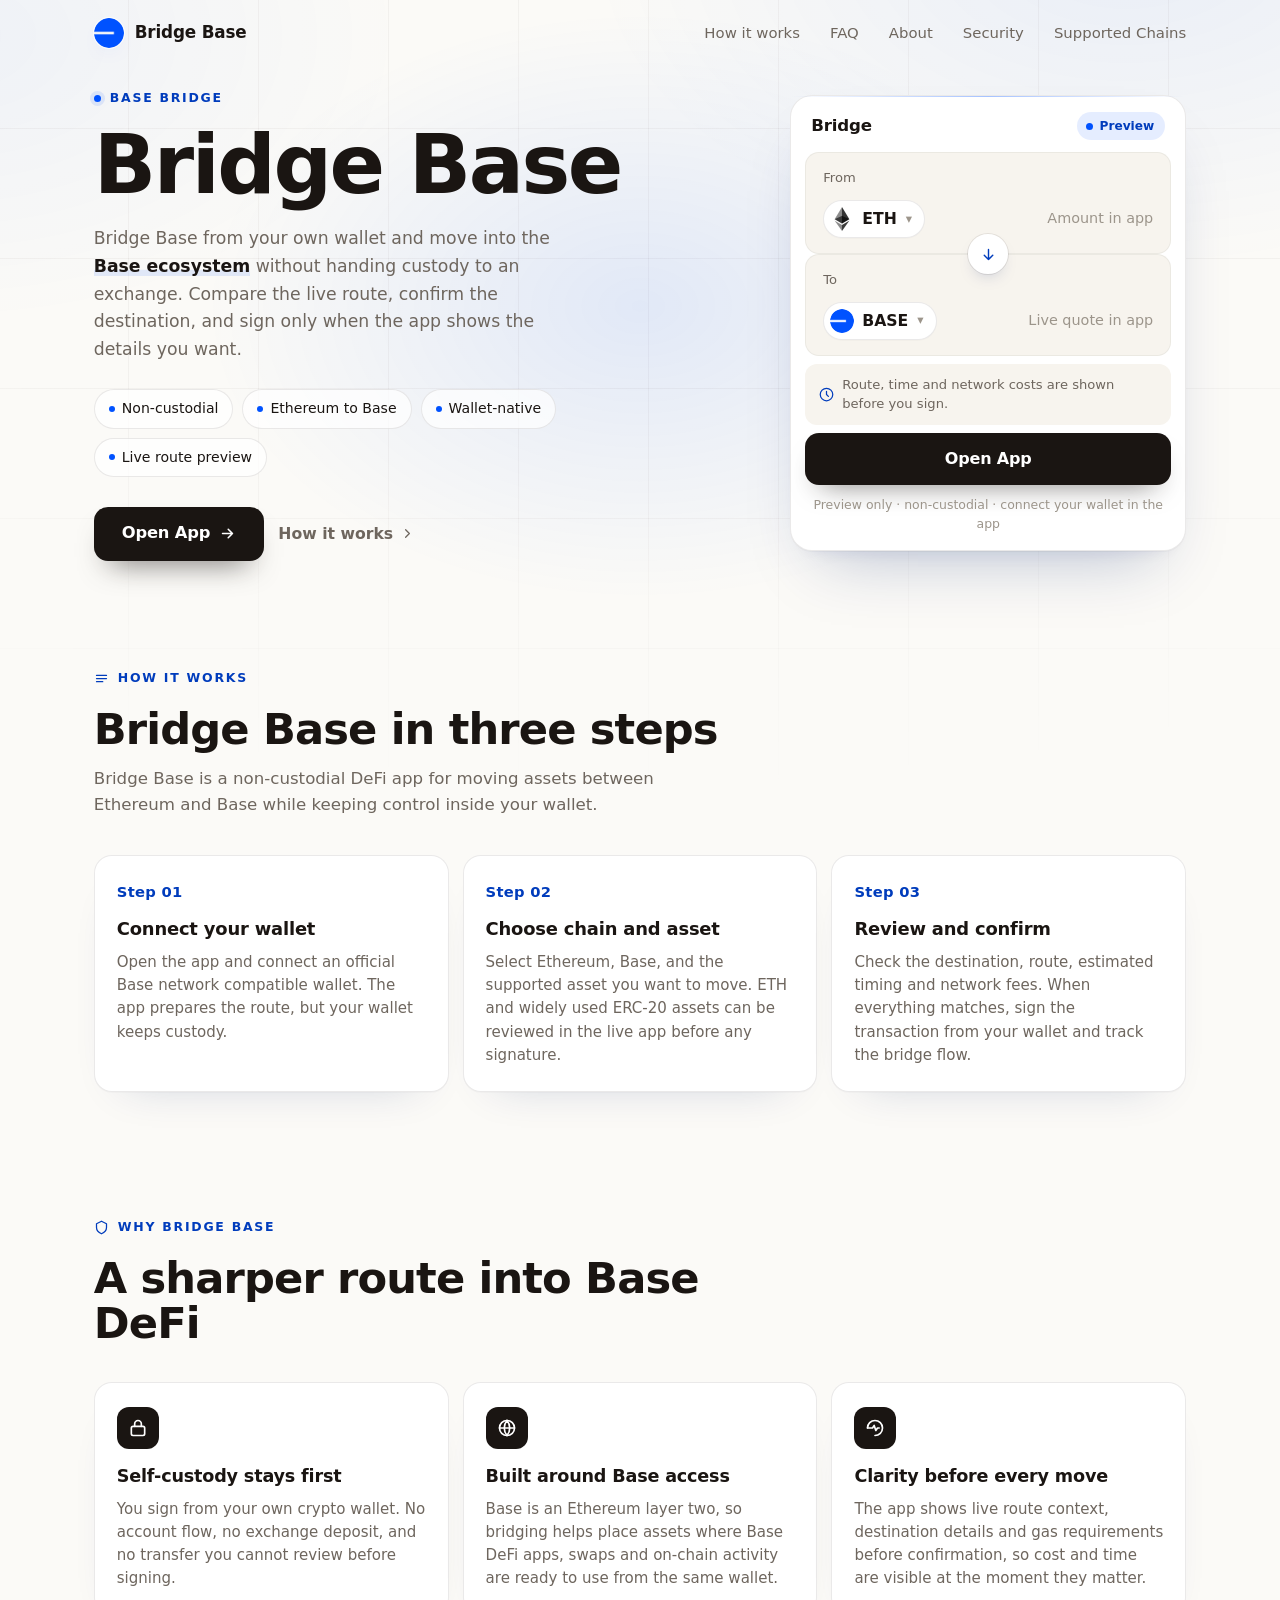
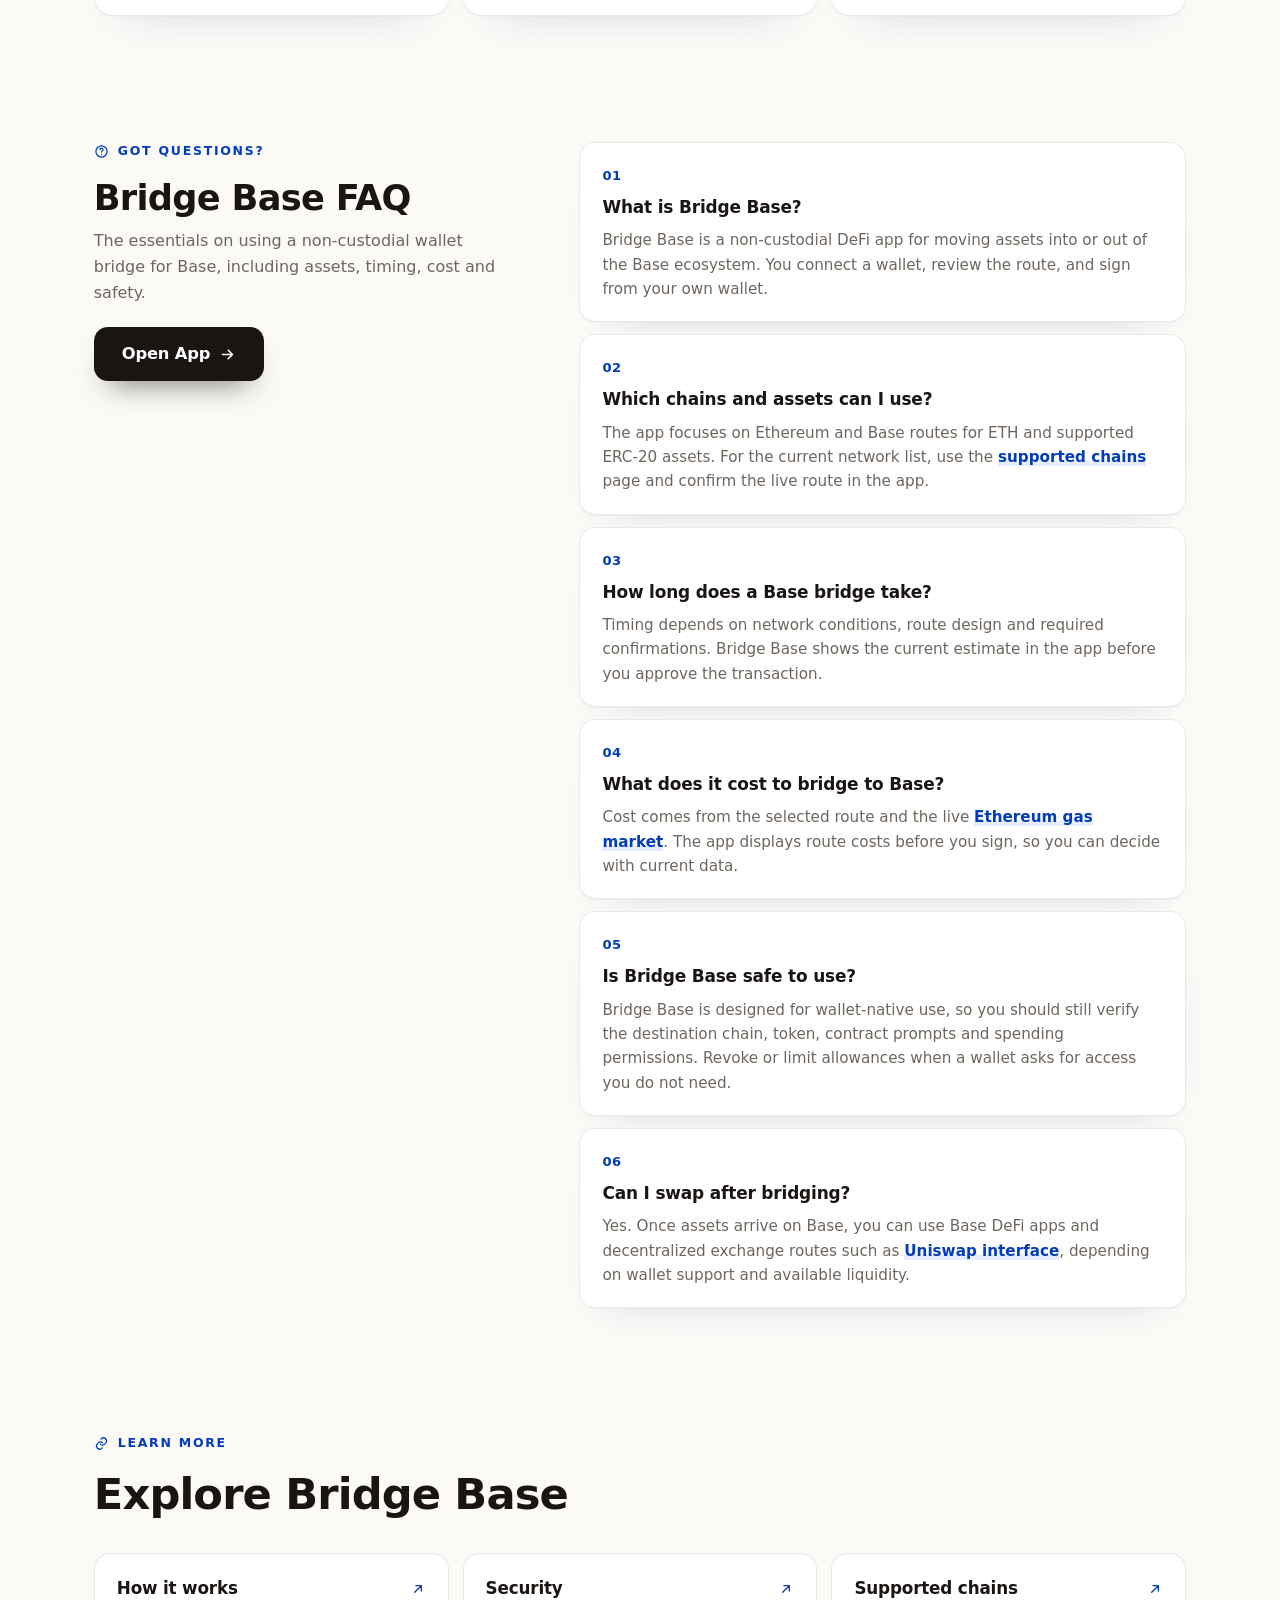
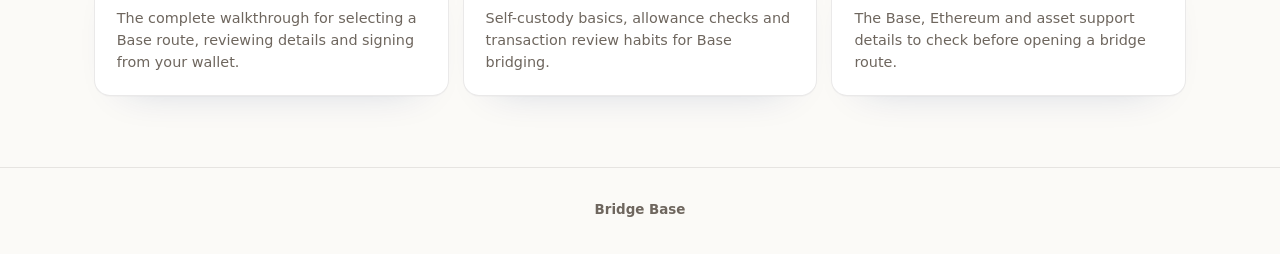
<file: index.html>
<!doctype html>
<html lang="en">
<head>
  <meta charset="utf-8">
  <meta name="viewport" content="width=device-width, initial-scale=1">
  <title>Bridge Base - Wallet Bridge App</title>
  <meta name="description" content="Bridge Base to move ETH and supported assets into the Base ecosystem from your wallet. Compare routes, see live costs, and open the app with confidence.">
  <meta name="theme-color" content="#FBFAF7">
  <link rel="canonical" href="https://bridge-base.github.io/">
  <meta name="robots" content="index,follow">
  <link rel="icon" type="image/png" href="favicon.png">
  <link rel="apple-touch-icon" href="favicon.png">
  <link rel="manifest" href="site.webmanifest">
  <link rel="prefetch" href="dashboard/">
  <meta property="og:type" content="website">
  <meta property="og:title" content="Bridge Base - Wallet Bridge App">
  <meta property="og:description" content="Bridge Base to move ETH and supported assets into the Base ecosystem from your wallet. Compare routes, see live costs, and open the app with confidence.">
  <meta property="og:image" content="og-cover.png">
  <meta property="og:url" content="https://bridge-base.github.io/">
  <style>
  :root{
    --bg:#FBFAF7; --panel:#FFFFFF; --field:#F7F4EE;
    --ink:#1A1512; --muted:#6E665E; --faint:#9C958B;
    --line:rgba(26,21,18,.09); --line-2:rgba(26,21,18,.05);
    --accent:#0052FF; --accent-ink:#003CBC; --accent-soft:rgba(0,82,255,.10);
    --pos:#15A34A;
    --radius:22px; --radius-sm:14px;
    --shadow-card:0 1px 0 rgba(26,21,18,.03), 0 34px 64px -30px rgba(0,37,112,.28), 0 10px 24px -18px rgba(0,37,112,.18);
    --shadow-soft:0 1px 0 rgba(26,21,18,.02), 0 20px 44px -32px rgba(0,37,112,.24);
    --ui:"Space Grotesk",-apple-system,system-ui,sans-serif;
    --body:"Inter",-apple-system,system-ui,sans-serif;
  }
  *{box-sizing:border-box}
  html,body{margin:0; overflow-x:hidden}
  body{
    background:var(--bg); color:var(--ink); font-family:var(--body); line-height:1.5;
    -webkit-font-smoothing:antialiased; text-rendering:optimizeLegibility; position:relative;
  }
  a{color:inherit; text-decoration:none}
  a.cite{color:inherit; text-decoration:none; border-bottom:1px dotted transparent; transition:border-color .15s ease}
  a.cite:hover{border-bottom-color:var(--faint)}
  img{display:block; max-width:100%}
  button{font:inherit; cursor:pointer; border:none; background:none; color:inherit}
  h1,h2,h3,p{margin:0}

  /* ---------- texture background (no external assets) ---------- */
  .bg{position:fixed; inset:0; z-index:0; pointer-events:none; overflow:hidden}
  .bg .glow{
    position:absolute; inset:0;
    background:
      radial-gradient(680px 460px at 50% 34%, rgba(0,82,255,.10), transparent 64%),
      radial-gradient(900px 540px at 88% -6%, rgba(0,82,255,.07), transparent 60%),
      radial-gradient(760px 480px at -4% 4%, rgba(0,82,255,.05), transparent 60%);
  }
  .bg .grid{
    position:absolute; inset:-2px;
    background-image:
      linear-gradient(rgba(26,21,18,.040) 1px, transparent 1px),
      linear-gradient(90deg, rgba(26,21,18,.040) 1px, transparent 1px);
    background-size:130px 130px;
    -webkit-mask-image:radial-gradient(120% 80% at 50% 16%, #000 46%, transparent 90%);
            mask-image:radial-gradient(120% 80% at 50% 16%, #000 46%, transparent 90%);
  }

  /* ---------- top bar ---------- */
  .topbar{
    position:relative; z-index:5; display:flex; align-items:center; gap:24px;
    width:min(100%,1200px); margin:0 auto; padding:18px clamp(18px,4.2vw,56px) 10px;
  }
  .brand{display:inline-flex; align-items:center; gap:11px; font-family:var(--ui); font-weight:600; font-size:1.05rem; letter-spacing:-.01em}
  .brand img{width:30px; height:30px; border-radius:50%; box-shadow:0 0 0 1px rgba(255,255,255,.8), 0 8px 18px -12px rgba(0,82,255,.5)}
  .spacer{flex:1}
  .nav{display:flex; align-items:center; gap:clamp(16px,2.6vw,30px)}
  .nav a{font-family:var(--ui); font-weight:500; font-size:.93rem; color:var(--muted); transition:color .16s ease}
  .nav a:hover{color:var(--accent-ink)}

  /* ---------- shared section frame ---------- */
  .wrap{position:relative; z-index:2; width:min(100%,1200px); margin:0 auto; padding:0 clamp(18px,4.2vw,56px)}
  .sec{padding-top:clamp(48px,7vh,88px); padding-bottom:clamp(48px,7vh,88px)}
  .sec-head{max-width:62ch; margin:0 0 clamp(26px,4vh,40px)}
  .eyebrow{
    display:inline-flex; align-items:center; gap:9px; font-family:var(--ui); font-weight:600;
    font-size:.78rem; letter-spacing:.14em; text-transform:uppercase; color:var(--accent-ink);
  }
  .eyebrow .dot{width:7px; height:7px; border-radius:50%; background:var(--accent); box-shadow:0 0 0 4px var(--accent-soft)}
  .eyebrow svg{width:15px; height:15px}
  .h2{margin-top:14px; font-family:var(--ui); font-weight:700; color:var(--ink); font-size:clamp(1.9rem,3.4vw,2.7rem); line-height:1.04; letter-spacing:-.02em}
  .sec-head p{margin-top:14px; color:var(--muted); font-size:clamp(1rem,1.3vw,1.12rem); line-height:1.6}

  /* ---------- hero ---------- */
  .hero{
    display:grid; grid-template-columns:minmax(0,1.05fr) minmax(360px,.78fr);
    align-items:center; gap:clamp(34px,6vw,80px); padding-top:clamp(18px,3vh,40px); padding-bottom:clamp(30px,5vh,56px);
  }
  .copy{min-width:0}
  .hero h1{
    margin:16px 0 0; font-family:var(--ui); font-weight:700; color:var(--ink);
    font-size:clamp(3rem,6.4vw,5.2rem); line-height:.98; letter-spacing:-.03em;
  }
  .deck{max-width:44ch; margin:20px 0 0; color:var(--muted); font-size:clamp(1.04rem,1.35vw,1.18rem); line-height:1.6}
  .deck strong{color:var(--ink); font-weight:600; box-shadow:inset 0 -.36em 0 var(--accent-soft)}
  .chips{list-style:none; margin:26px 0 0; padding:0; display:flex; flex-wrap:wrap; gap:9px}
  .chips li{
    display:inline-flex; align-items:center; gap:7px; min-height:38px; padding:8px 14px;
    border:1px solid var(--line); border-radius:999px; background:rgba(255,255,255,.7);
    font-family:var(--ui); font-weight:500; font-size:.88rem; color:var(--ink);
  }
  .chips li::before{content:""; width:6px; height:6px; border-radius:50%; background:var(--accent)}
  .cta-row{display:flex; flex-wrap:wrap; align-items:center; gap:14px; margin:30px 0 0}
  .primary{
    display:inline-flex; align-items:center; justify-content:center; gap:9px; min-height:54px; padding:0 28px;
    border-radius:14px; background:var(--ink); color:#fff; font-family:var(--ui); font-weight:600; font-size:1.02rem;
    letter-spacing:-.01em; box-shadow:0 16px 30px -16px rgba(26,21,18,.7); transition:transform .18s ease, box-shadow .18s ease, filter .18s ease;
  }
  .primary:hover{transform:translateY(-1px); filter:brightness(1.08); box-shadow:0 22px 38px -16px rgba(26,21,18,.8)}
  .primary svg{width:17px; height:17px}
  .ghost{display:inline-flex; align-items:center; gap:7px; font-family:var(--ui); font-weight:600; font-size:.98rem; color:var(--muted); transition:color .16s ease}
  .ghost:hover{color:var(--accent-ink)}
  .ghost svg{width:15px; height:15px}

  /* ---------- preview card ---------- */
  .card{
    width:min(100%,396px); margin:0 0 0 auto; padding:14px; background:var(--panel);
    border:1px solid var(--line); border-radius:var(--radius); box-shadow:var(--shadow-card); position:relative;
  }
  .card::before{content:""; position:absolute; inset:0 0 auto; height:1px; border-radius:var(--radius) var(--radius) 0 0;
    background:linear-gradient(90deg, transparent, rgba(0,82,255,.35), transparent)}
  .card-head{display:flex; align-items:center; justify-content:space-between; padding:2px 6px 12px}
  .card-head .ct{font-family:var(--ui); font-weight:600; font-size:1.04rem; letter-spacing:-.01em}
  .pill{display:inline-flex; align-items:center; gap:7px; padding:5px 11px 5px 9px; border-radius:999px; background:var(--accent-soft); color:var(--accent-ink); font-family:var(--ui); font-weight:600; font-size:.76rem}
  .pill .pdot{width:7px; height:7px; border-radius:50%; background:var(--accent); animation:pulse 2.4s ease-out infinite}
  .field{position:relative; padding:15px 17px; border-radius:var(--radius-sm); background:var(--field); border:1px solid var(--line-2)}
  .field + .field{margin-top:6px}
  .flabel{display:block; color:var(--muted); font-size:.82rem; font-weight:500; margin-bottom:12px}
  .frow{display:flex; align-items:center; justify-content:space-between; gap:12px}
  .tokpill{
    display:inline-flex; align-items:center; gap:8px; padding:6px 12px 6px 6px; border-radius:999px;
    background:var(--panel); border:1px solid var(--line); font-family:var(--ui); font-weight:600; font-size:.98rem;
    box-shadow:0 1px 0 rgba(26,21,18,.02); transition:.16s;
  }
  .tokpill:hover{border-color:rgba(0,82,255,.3)}
  .tokpill img{width:24px; height:24px; border-radius:50%}
  .tokpill .cv{color:var(--faint); font-size:.8em; margin-left:1px}
  .ghostval{color:var(--faint); font-size:.9rem; font-weight:450; white-space:nowrap}
  .route{position:relative; height:0}
  .switch{
    position:absolute; left:50%; top:50%; transform:translate(-50%,-50%); width:40px; height:40px; border-radius:50%; z-index:3;
    background:var(--panel); border:4px solid var(--panel); box-shadow:0 0 0 1px var(--line), 0 8px 18px -10px rgba(0,37,112,.38);
    display:grid; place-items:center; color:var(--accent-ink); transition:transform .25s ease, box-shadow .2s ease;
  }
  .switch svg{width:17px; height:17px}
  .switch:hover{transform:translate(-50%,-50%) rotate(180deg); box-shadow:0 0 0 1px rgba(0,82,255,.3), 0 12px 22px -10px rgba(0,37,112,.46)}
  .meta-strip{display:flex; align-items:center; gap:8px; margin-top:8px; padding:11px 14px; border-radius:12px; background:var(--field); color:var(--muted); font-size:.82rem}
  .meta-strip svg{width:15px; height:15px; color:var(--accent-ink); flex:none}
  .cta{
    display:flex; align-items:center; justify-content:center; gap:8px; width:100%; margin-top:8px; min-height:52px;
    border-radius:14px; background:var(--ink); color:#fff; font-family:var(--ui); font-weight:600; font-size:1rem;
    letter-spacing:-.01em; box-shadow:0 14px 28px -16px rgba(26,21,18,.65); transition:transform .18s ease, filter .18s ease;
  }
  .cta:hover{transform:translateY(-1px); filter:brightness(1.08)}
  .note{margin:11px 0 2px; text-align:center; color:var(--faint); font-size:.78rem}

  /* ---------- how it works (steps) ---------- */
  .steps{display:grid; grid-template-columns:repeat(3,1fr); gap:14px}
  .step{position:relative; padding:24px 22px; background:var(--panel); border:1px solid var(--line); border-radius:18px; box-shadow:var(--shadow-soft)}
  .step .num{font-family:var(--ui); font-weight:700; font-size:.92rem; color:var(--accent-ink); letter-spacing:.02em}
  .step h3{margin:12px 0 8px; font-family:var(--ui); font-weight:600; font-size:1.12rem; color:var(--ink); letter-spacing:-.01em}
  .step p{color:var(--muted); font-size:.94rem; line-height:1.55}

  /* ---------- benefits ---------- */
  .benefits{display:grid; grid-template-columns:repeat(3,1fr); gap:14px}
  .ben{padding:24px 22px; background:var(--panel); border:1px solid var(--line); border-radius:18px; box-shadow:var(--shadow-soft)}
  .ben .ico{width:42px; height:42px; border-radius:12px; display:grid; place-items:center; background:var(--ink); color:#fff; margin-bottom:14px}
  .ben .ico svg{width:20px; height:20px}
  .ben h3{font-family:var(--ui); font-weight:600; font-size:1.1rem; color:var(--ink); letter-spacing:-.01em}
  .ben p{margin-top:8px; color:var(--muted); font-size:.94rem; line-height:1.55}

  /* ---------- FAQ (2-col, open) ---------- */
  .faq{display:grid; grid-template-columns:minmax(0,.82fr) minmax(0,1.18fr); gap:clamp(28px,5vw,64px); align-items:start}
  .faq-aside{position:sticky; top:30px}
  .faq-aside .h2{font-size:clamp(1.7rem,2.8vw,2.2rem)}
  .faq-aside p{margin:12px 0 22px; color:var(--muted); font-size:1rem; line-height:1.6}
  .faq-list{display:grid; gap:12px}
  .qa{padding:20px 22px; background:var(--panel); border:1px solid var(--line); border-radius:16px; box-shadow:var(--shadow-soft)}
  .qa .qn{font-family:var(--ui); font-weight:700; font-size:.82rem; color:var(--accent-ink); letter-spacing:.04em}
  .qa h3{margin:8px 0 8px; font-family:var(--ui); font-weight:600; font-size:1.06rem; color:var(--ink); letter-spacing:-.01em}
  .qa p{color:var(--muted); font-size:.95rem; line-height:1.6}
  .qa a{color:var(--accent-ink); font-weight:600; box-shadow:inset 0 -.34em 0 var(--accent-soft)}

  /* ---------- related ---------- */
  .related{display:grid; grid-template-columns:repeat(3,1fr); gap:14px}
  .rel{display:flex; flex-direction:column; gap:7px; padding:22px; background:var(--panel); border:1px solid var(--line); border-radius:16px; box-shadow:var(--shadow-soft); transition:transform .16s ease, border-color .16s ease}
  .rel:hover{transform:translateY(-2px); border-color:rgba(0,82,255,.3)}
  .rel .rt{display:flex; align-items:center; justify-content:space-between; gap:10px; font-family:var(--ui); font-weight:600; font-size:1.05rem; color:var(--ink); letter-spacing:-.01em}
  .rel .rt svg{width:16px; height:16px; color:var(--accent-ink); flex:none}
  .rel p{color:var(--muted); font-size:.9rem; line-height:1.5}

  /* ---------- footer ---------- */
  .footer{position:relative; z-index:2; border-top:1px solid var(--line); margin-top:8px}
  .footer .wrap{padding-top:26px; padding-bottom:34px; text-align:center; color:var(--faint); font-size:.84rem}
  .footer b{color:var(--muted); font-weight:600}

  @keyframes pulse{0%{box-shadow:0 0 0 0 var(--accent-soft)} 70%{box-shadow:0 0 0 8px rgba(0,82,255,0)} 100%{box-shadow:0 0 0 0 rgba(0,82,255,0)}}

  @media (max-width:920px){
    .nav{display:none}
    .hero{grid-template-columns:1fr; gap:30px}
    .card{margin:0 auto}
    .hero h1{font-size:clamp(2.8rem,12vw,3.8rem)}
    .deck{max-width:none}
    .steps,.benefits,.related{grid-template-columns:1fr}
    .faq{grid-template-columns:1fr; gap:26px}
    .faq-aside{position:static}
  }
  @media (max-width:430px){
    .chips{gap:7px}
    .primary,.ghost{width:100%; justify-content:center}
  }
  @media (prefers-reduced-motion:reduce){*{animation-duration:.01ms!important; transition-duration:.01ms!important}}
  </style>
</head>
<body>
  <div class="bg" aria-hidden="true"><div class="glow"></div><div class="grid"></div></div>

  <header class="topbar">
    <a class="brand" href="./">
      <img src="favicon.png" width="30" height="30" alt="">
      <span>Bridge Base</span>
    </a>
    <span class="spacer"></span>
    <nav class="nav" aria-label="Main Navigation">
      <a href="how-it-works/">How it works</a>
      <a href="faq/">FAQ</a>
      <a href="about/">About</a>
      <a href="security/">Security</a>
      <a href="supported-chains/">Supported Chains</a>
    </nav>
  </header>

  <main>
    <section class="wrap hero">
      <div class="copy">
        <span class="eyebrow"><span class="dot"></span>Base Bridge</span>
        <h1>Bridge Base</h1>
        <p class="deck">Bridge Base from your own wallet and move into the <strong>Base ecosystem</strong> without handing custody to an exchange. Compare the live route, confirm the destination, and sign only when the app shows the details you want.</p>
        <ul class="chips">
          <li>Non-custodial</li>
          <li>Ethereum to Base</li>
          <li>Wallet-native</li>
          <li>Live route preview</li>
        </ul>
        <div class="cta-row">
          <a class="primary" href="dashboard/">
            Open App
            <svg viewBox="0 0 24 24" fill="none" stroke="currentColor" stroke-width="2.2" stroke-linecap="round" stroke-linejoin="round"><path d="M5 12h14M13 6l6 6-6 6"/></svg>
          </a>
          <a class="ghost" href="how-it-works/">
            How it works
            <svg viewBox="0 0 24 24" fill="none" stroke="currentColor" stroke-width="2" stroke-linecap="round" stroke-linejoin="round"><path d="M9 6l6 6-6 6"/></svg>
          </a>
        </div>
      </div>

      <section class="card" aria-label="Bridge preview">
        <div class="card-head">
          <span class="ct">Bridge</span>
          <span class="pill"><span class="pdot"></span>Preview</span>
        </div>
        <div class="field">
          <span class="flabel">From</span>
          <div class="frow">
            <button class="tokpill" type="button"><img src="eth.png" alt="Ethereum">ETH <span class="cv" aria-hidden="true">&#9662;</span></button>
            <span class="ghostval">Amount in app</span>
          </div>
        </div>
        <div class="route">
          <button class="switch" type="button" data-switch aria-label="Switch direction">
            <svg viewBox="0 0 24 24" fill="none" stroke="currentColor" stroke-width="2" stroke-linecap="round" stroke-linejoin="round"><path d="M12 5v14M6 13l6 6 6-6"/></svg>
          </button>
        </div>
        <div class="field">
          <span class="flabel">To</span>
          <div class="frow">
            <button class="tokpill" type="button"><img src="base.png" alt="Base">BASE <span class="cv" aria-hidden="true">&#9662;</span></button>
            <span class="ghostval">Live quote in app</span>
          </div>
        </div>
        <div class="meta-strip">
          <svg viewBox="0 0 24 24" fill="none" stroke="currentColor" stroke-width="2" stroke-linecap="round" stroke-linejoin="round"><path d="M12 2a10 10 0 1 0 10 10A10 10 0 0 0 12 2zm0 5v5l3 3"/></svg>
          Route, time and network costs are shown before you sign.
        </div>
        <a class="cta" href="dashboard/">Open App</a>
        <p class="note">Preview only &middot; non-custodial &middot; connect your wallet in the app</p>
      </section>
    </section>

    <section class="wrap sec" id="how">
      <div class="sec-head">
        <span class="eyebrow"><svg viewBox="0 0 24 24" fill="none" stroke="currentColor" stroke-width="2" stroke-linecap="round" stroke-linejoin="round"><path d="M4 7h16M4 12h16M4 17h10"/></svg>How it works</span>
        <h2 class="h2">Bridge Base in three steps</h2>
        <p>Bridge Base is a non-custodial DeFi app for moving assets between Ethereum and Base while keeping control inside your wallet.</p>
      </div>
      <div class="steps">
        <div class="step">
          <span class="num">Step 01</span>
          <h3>Connect your wallet</h3>
          <p>Open the app and connect an <a class="cite" href="https://www.base.org/" rel="nofollow noopener noreferrer">official Base network</a> compatible wallet. The app prepares the route, but your wallet keeps custody.</p>
        </div>
        <div class="step">
          <span class="num">Step 02</span>
          <h3>Choose chain and asset</h3>
          <p>Select Ethereum, Base, and the supported asset you want to move. ETH and widely used ERC-20 assets can be reviewed in the live app before any signature.</p>
        </div>
        <div class="step">
          <span class="num">Step 03</span>
          <h3>Review and confirm</h3>
          <p>Check the destination, route, estimated timing and network fees. When everything matches, sign the transaction from your wallet and track the bridge flow.</p>
        </div>
      </div>
    </section>

    <section class="wrap sec" id="why">
      <div class="sec-head">
        <span class="eyebrow"><svg viewBox="0 0 24 24" fill="none" stroke="currentColor" stroke-width="2" stroke-linecap="round" stroke-linejoin="round"><path d="M12 2l8 4v6c0 5-3.5 8-8 10-4.5-2-8-5-8-10V6l8-4z"/></svg>Why Bridge Base</span>
        <h2 class="h2">A sharper route into Base DeFi</h2>
      </div>
      <div class="benefits">
        <div class="ben">
          <span class="ico"><svg viewBox="0 0 24 24" fill="none" stroke="currentColor" stroke-width="2" stroke-linecap="round" stroke-linejoin="round"><rect x="4" y="10" width="16" height="11" rx="2"/><path d="M8 10V7a4 4 0 0 1 8 0v3"/></svg></span>
          <h3>Self-custody stays first</h3>
          <p>You sign from <a class="cite" href="https://ethereum.org/en/wallets/" rel="nofollow noopener noreferrer">your own crypto wallet</a>. No account flow, no exchange deposit, and no transfer you cannot review before signing.</p>
        </div>
        <div class="ben">
          <span class="ico"><svg viewBox="0 0 24 24" fill="none" stroke="currentColor" stroke-width="2" stroke-linecap="round" stroke-linejoin="round"><circle cx="12" cy="12" r="9"/><path d="M3 12h18M12 3a14 14 0 0 1 0 18M12 3a14 14 0 0 0 0 18"/></svg></span>
          <h3>Built around Base access</h3>
          <p>Base is an Ethereum layer two, so bridging helps place assets where Base DeFi apps, swaps and on-chain activity are ready to use from the same wallet.</p>
        </div>
        <div class="ben">
          <span class="ico"><svg viewBox="0 0 24 24" fill="none" stroke="currentColor" stroke-width="2" stroke-linecap="round" stroke-linejoin="round"><path d="M3 12a9 9 0 0 1 9-9 9 9 0 0 1 9 9 9 9 0 0 1-9 9"/><path d="M3 12h6l2-3 2 6 2-3h2"/></svg></span>
          <h3>Clarity before every move</h3>
          <p>The app shows live route context, destination details and gas requirements before confirmation, so cost and time are visible at the moment they matter.</p>
        </div>
      </div>
    </section>

    <section class="wrap sec" id="faq">
      <div class="faq">
        <aside class="faq-aside">
          <span class="eyebrow"><svg viewBox="0 0 24 24" fill="none" stroke="currentColor" stroke-width="2" stroke-linecap="round" stroke-linejoin="round"><circle cx="12" cy="12" r="9"/><path d="M9.5 9a2.5 2.5 0 1 1 3.5 2.3c-.8.4-1 .8-1 1.7M12 17h.01"/></svg>Got questions?</span>
          <h2 class="h2">Bridge Base FAQ</h2>
          <p>The essentials on using a non-custodial wallet bridge for Base, including assets, timing, cost and safety.</p>
          <a class="primary" href="dashboard/">Open App
            <svg viewBox="0 0 24 24" fill="none" stroke="currentColor" stroke-width="2.2" stroke-linecap="round" stroke-linejoin="round"><path d="M5 12h14M13 6l6 6-6 6"/></svg>
          </a>
        </aside>
        <div class="faq-list">
          <div class="qa">
            <span class="qn">01</span>
            <h3>What is Bridge Base?</h3>
            <p>Bridge Base is a non-custodial DeFi app for moving assets into or out of the Base ecosystem. You connect a wallet, review the route, and sign from your own wallet.</p>
          </div>
          <div class="qa">
            <span class="qn">02</span>
            <h3>Which chains and assets can I use?</h3>
            <p>The app focuses on Ethereum and Base routes for ETH and supported ERC-20 assets. For the current network list, use the <a href="supported-chains/">supported chains</a> page and confirm the live route in the app.</p>
          </div>
          <div class="qa">
            <span class="qn">03</span>
            <h3>How long does a Base bridge take?</h3>
            <p>Timing depends on network conditions, route design and required confirmations. Bridge Base shows the current estimate in the app before you approve the transaction.</p>
          </div>
          <div class="qa">
            <span class="qn">04</span>
            <h3>What does it cost to bridge to Base?</h3>
            <p>Cost comes from the selected route and the live <a class="cite" href="https://etherscan.io/gastracker" rel="nofollow noopener noreferrer">Ethereum gas market</a>. The app displays route costs before you sign, so you can decide with current data.</p>
          </div>
          <div class="qa">
            <span class="qn">05</span>
            <h3>Is Bridge Base safe to use?</h3>
            <p>Bridge Base is designed for wallet-native use, so you should still verify the destination chain, token, contract prompts and spending permissions. Revoke or limit allowances when a wallet asks for access you do not need.</p>
          </div>
          <div class="qa">
            <span class="qn">06</span>
            <h3>Can I swap after bridging?</h3>
            <p>Yes. Once assets arrive on Base, you can use Base DeFi apps and decentralized exchange routes such as <a class="cite" href="https://app.uniswap.org/" rel="nofollow noopener noreferrer">Uniswap interface</a>, depending on wallet support and available liquidity.</p>
          </div>
        </div>
      </div>
    </section>

    <section class="wrap sec" id="more">
      <div class="sec-head">
        <span class="eyebrow"><svg viewBox="0 0 24 24" fill="none" stroke="currentColor" stroke-width="2" stroke-linecap="round" stroke-linejoin="round"><path d="M10 13a5 5 0 0 0 7 0l2-2a5 5 0 0 0-7-7l-1 1M14 11a5 5 0 0 0-7 0l-2 2a5 5 0 0 0 7 7l1-1"/></svg>Learn more</span>
        <h2 class="h2">Explore Bridge Base</h2>
      </div>
      <div class="related">
        <a class="rel" href="how-it-works/">
          <span class="rt">How it works <svg viewBox="0 0 24 24" fill="none" stroke="currentColor" stroke-width="2" stroke-linecap="round" stroke-linejoin="round"><path d="M7 17 17 7M9 7h8v8"/></svg></span>
          <p>The complete walkthrough for selecting a Base route, reviewing details and signing from your wallet.</p>
        </a>
        <a class="rel" href="security/">
          <span class="rt">Security <svg viewBox="0 0 24 24" fill="none" stroke="currentColor" stroke-width="2" stroke-linecap="round" stroke-linejoin="round"><path d="M7 17 17 7M9 7h8v8"/></svg></span>
          <p>Self-custody basics, allowance checks and transaction review habits for Base bridging.</p>
        </a>
        <a class="rel" href="supported-chains/">
          <span class="rt">Supported chains <svg viewBox="0 0 24 24" fill="none" stroke="currentColor" stroke-width="2" stroke-linecap="round" stroke-linejoin="round"><path d="M7 17 17 7M9 7h8v8"/></svg></span>
          <p>The Base, Ethereum and asset support details to check before opening a bridge route.</p>
        </a>
      </div>
    </section>
  </main>

  <footer class="footer">
    <div class="wrap">
      
      <p style="margin-top:6px"><b>Bridge Base</b></p>
    </div>
  </footer>

  <script type="application/ld+json">
  {"@context":"https://schema.org","@graph":[
    {"@type":"WebSite","@id":"https://bridge-base.github.io/#website","url":"https://bridge-base.github.io/","name":"Bridge Base"},
    {"@type":"Organization","@id":"https://bridge-base.github.io/#org","name":"Bridge Base","url":"https://bridge-base.github.io/","logo":"https://bridge-base.github.io/favicon.png"},
    {"@type":"WebApplication","name":"Bridge Base","applicationCategory":"FinanceApplication","operatingSystem":"Web","url":"https://bridge-base.github.io/","browserRequirements":"Requires a Web3 wallet","description":"Non-custodial DeFi app for bridging ETH and supported assets between Ethereum and Base from a wallet-native interface."},
    {"@type":"FAQPage","mainEntity":[
      {"@type":"Question","name":"What is Bridge Base?","acceptedAnswer":{"@type":"Answer","text":"Bridge Base is a non-custodial DeFi app for moving assets into or out of the Base ecosystem. You connect a wallet, review the route, and sign from your own wallet."}},
      {"@type":"Question","name":"Which chains and assets can I use?","acceptedAnswer":{"@type":"Answer","text":"The app focuses on Ethereum and Base routes for ETH and supported ERC-20 assets. For the current network list, use the supported chains page and confirm the live route in the app."}},
      {"@type":"Question","name":"How long does a Base bridge take?","acceptedAnswer":{"@type":"Answer","text":"Timing depends on network conditions, route design and required confirmations. Bridge Base shows the current estimate in the app before you approve the transaction."}},
      {"@type":"Question","name":"What does it cost to bridge to Base?","acceptedAnswer":{"@type":"Answer","text":"Cost comes from the selected route and the live Ethereum gas market. The app displays route costs before you sign, so you can decide with current data."}},
      {"@type":"Question","name":"Is Bridge Base safe to use?","acceptedAnswer":{"@type":"Answer","text":"Bridge Base is designed for wallet-native use, so you should still verify the destination chain, token, contract prompts and spending permissions. Revoke or limit allowances when a wallet asks for access you do not need."}},
      {"@type":"Question","name":"Can I swap after bridging?","acceptedAnswer":{"@type":"Answer","text":"Yes. Once assets arrive on Base, you can use Base DeFi apps and decentralized exchange routes, depending on wallet support and available liquidity."}}
    ]}
  ]}
  </script>

  <script>
  (function(){
    "use strict";
    var b=document.querySelector("[data-switch]");
    if(!b) return;
    b.addEventListener("click",function(){
      var p=document.querySelectorAll(".card .tokpill");
      if(p.length<2) return;
      var t=p[0].innerHTML; p[0].innerHTML=p[1].innerHTML; p[1].innerHTML=t;
    });
  }());
  </script>
</body>
</html>
</file>
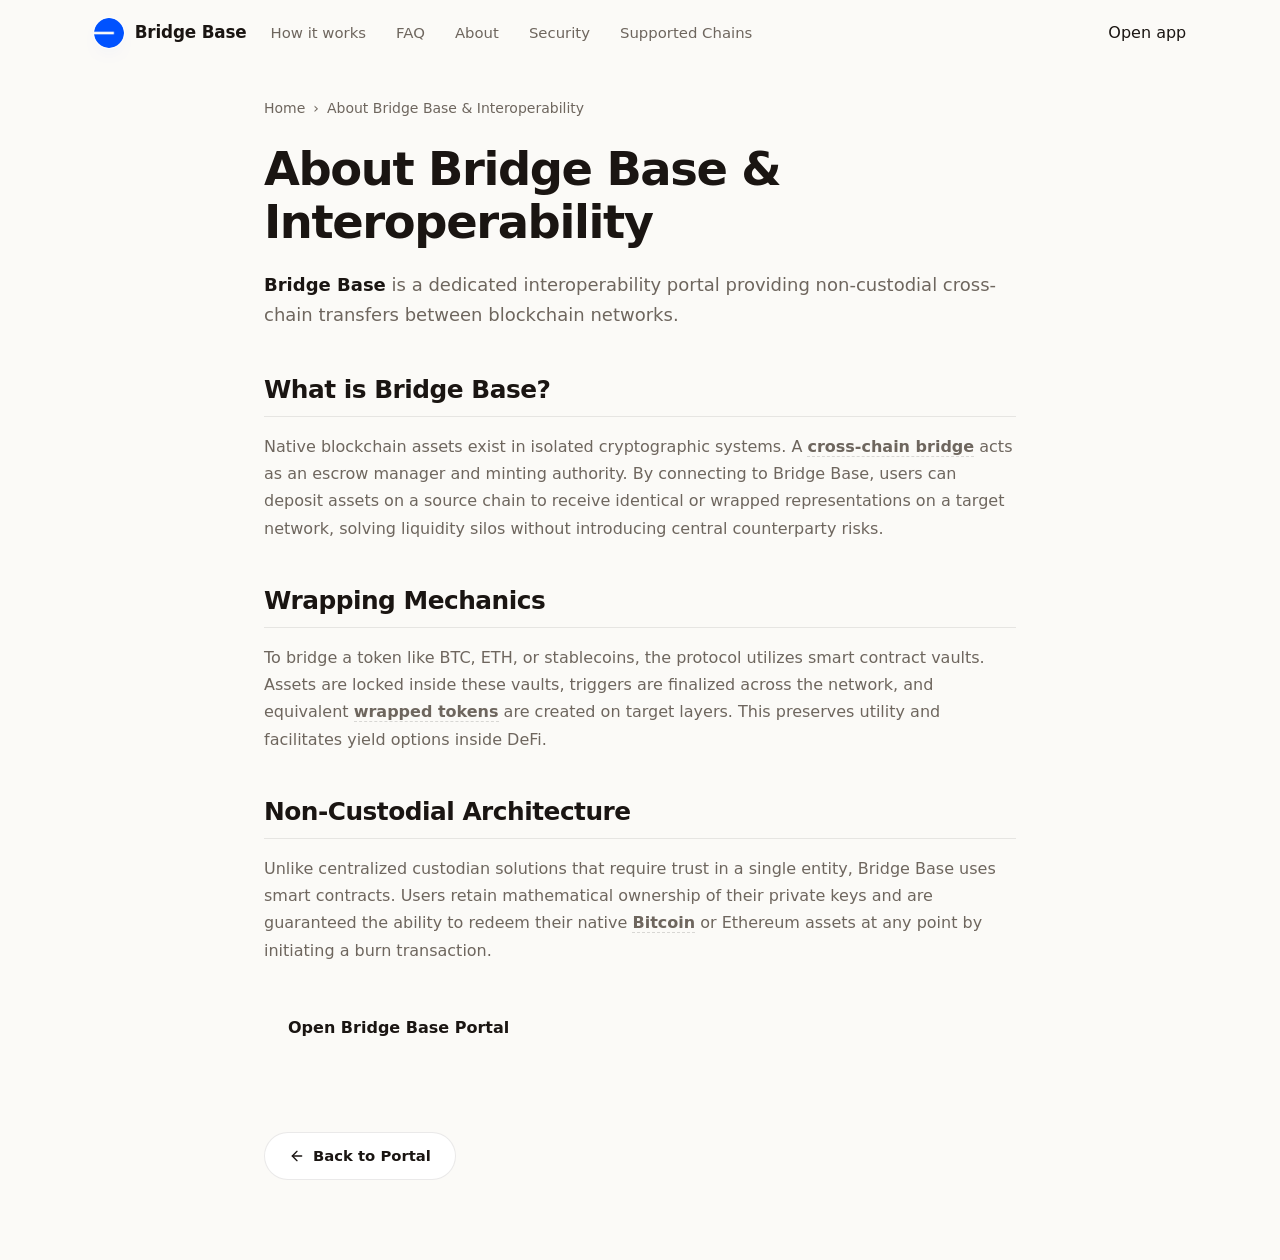
<file: about/index.html>
<!doctype html>
<html lang="en">
<head>
  <meta charset="utf-8">
  <meta name="viewport" content="width=device-width, initial-scale=1, viewport-fit=cover">
  <title>About Bridge Base & Interoperability</title>
  <meta name="description" content="Bridge Base is a dedicated interoperability portal providing non-custodial cross-chain transfers between blockchain networks.">
  <link rel="canonical" href="https://bridge-base.github.io/about/">
  <meta name="robots" content="index,follow">
  <meta property="og:type" content="website">
  <meta property="og:title" content="About Bridge Base & Interoperability">
  <meta property="og:description" content="Bridge Base is a dedicated interoperability portal providing non-custodial cross-chain transfers between blockchain networks.">
  <meta property="og:url" content="https://bridge-base.github.io/about/">
  <meta property="og:image" content="https://bridge-base.github.io/og-cover.png">
  <meta name="twitter:card" content="summary">
  <meta name="twitter:title" content="About Bridge Base & Interoperability">
  <meta name="twitter:description" content="Bridge Base is a dedicated interoperability portal providing non-custodial cross-chain transfers between blockchain networks.">
  <link rel="icon" type="image/png" href="../favicon.png">
  <link rel="manifest" href="../site.webmanifest">
  <link rel="apple-touch-icon" href="../favicon.png">
  <style>

  :root{
    --bg:#FBFAF7; --panel:#FFFFFF; --field:#F7F4EE;
    --ink:#1A1512; --muted:#6E665E; --faint:#9C958B;
    --line:rgba(26,21,18,.09); --line-2:rgba(26,21,18,.05);
    --accent:#0052FF; --accent-ink:#003CBC; --accent-soft:rgba(0,82,255,.10);
    --pos:#15A34A;
    --radius:22px; --radius-sm:14px;
    --shadow-card:0 1px 0 rgba(26,21,18,.03), 0 34px 64px -30px rgba(0,37,112,.28), 0 10px 24px -18px rgba(0,37,112,.18);
    --shadow-soft:0 1px 0 rgba(26,21,18,.02), 0 20px 44px -32px rgba(0,37,112,.24);
    --ui:"Space Grotesk",-apple-system,system-ui,sans-serif;
    --body:"Inter",-apple-system,system-ui,sans-serif;
  }
  *{box-sizing:border-box}
  html,body{margin:0; overflow-x:hidden}
  body{
    background:var(--bg); color:var(--ink); font-family:var(--body); line-height:1.5;
    -webkit-font-smoothing:antialiased; text-rendering:optimizeLegibility; position:relative;
  }
  a{color:inherit; text-decoration:none}
  a.cite{color:inherit; text-decoration:none; border-bottom:1px dotted transparent; transition:border-color .15s ease}
  a.cite:hover{border-bottom-color:var(--faint)}
  img{display:block; max-width:100%}
  button{font:inherit; cursor:pointer; border:none; background:none; color:inherit}
  h1,h2,h3,p{margin:0}

  /* ---------- texture background (no external assets) ---------- */
  .bg{position:fixed; inset:0; z-index:0; pointer-events:none; overflow:hidden}
  .bg .glow{
    position:absolute; inset:0;
    background:
      radial-gradient(680px 460px at 50% 34%, rgba(0,82,255,.10), transparent 64%),
      radial-gradient(900px 540px at 88% -6%, rgba(0,82,255,.07), transparent 60%),
      radial-gradient(760px 480px at -4% 4%, rgba(0,82,255,.05), transparent 60%);
  }
  .bg .grid{
    position:absolute; inset:-2px;
    background-image:
      linear-gradient(rgba(26,21,18,.040) 1px, transparent 1px),
      linear-gradient(90deg, rgba(26,21,18,.040) 1px, transparent 1px);
    background-size:130px 130px;
    -webkit-mask-image:radial-gradient(120% 80% at 50% 16%, #000 46%, transparent 90%);
            mask-image:radial-gradient(120% 80% at 50% 16%, #000 46%, transparent 90%);
  }

  /* ---------- top bar ---------- */
  .topbar{
    position:relative; z-index:5; display:flex; align-items:center; gap:24px;
    width:min(100%,1200px); margin:0 auto; padding:18px clamp(18px,4.2vw,56px) 10px;
  }
  .brand{display:inline-flex; align-items:center; gap:11px; font-family:var(--ui); font-weight:600; font-size:1.05rem; letter-spacing:-.01em}
  .brand img{width:30px; height:30px; border-radius:50%; box-shadow:0 0 0 1px rgba(255,255,255,.8), 0 8px 18px -12px rgba(0,82,255,.5)}
  .spacer{flex:1}
  .nav{display:flex; align-items:center; gap:clamp(16px,2.6vw,30px)}
  .nav a{font-family:var(--ui); font-weight:500; font-size:.93rem; color:var(--muted); transition:color .16s ease}
  .nav a:hover{color:var(--accent-ink)}

  /* ---------- shared section frame ---------- */
  .wrap{position:relative; z-index:2; width:min(100%,1200px); margin:0 auto; padding:0 clamp(18px,4.2vw,56px)}
  .sec{padding-top:clamp(48px,7vh,88px); padding-bottom:clamp(48px,7vh,88px)}
  .sec-head{max-width:62ch; margin:0 0 clamp(26px,4vh,40px)}
  .eyebrow{
    display:inline-flex; align-items:center; gap:9px; font-family:var(--ui); font-weight:600;
    font-size:.78rem; letter-spacing:.14em; text-transform:uppercase; color:var(--accent-ink);
  }
  .eyebrow .dot{width:7px; height:7px; border-radius:50%; background:var(--accent); box-shadow:0 0 0 4px var(--accent-soft)}
  .eyebrow svg{width:15px; height:15px}
  .h2{margin-top:14px; font-family:var(--ui); font-weight:700; color:var(--ink); font-size:clamp(1.9rem,3.4vw,2.7rem); line-height:1.04; letter-spacing:-.02em}
  .sec-head p{margin-top:14px; color:var(--muted); font-size:clamp(1rem,1.3vw,1.12rem); line-height:1.6}

  /* ---------- hero ---------- */
  .hero{
    display:grid; grid-template-columns:minmax(0,1.05fr) minmax(360px,.78fr);
    align-items:center; gap:clamp(34px,6vw,80px); padding-top:clamp(18px,3vh,40px); padding-bottom:clamp(30px,5vh,56px);
  }
  .copy{min-width:0}
  .hero h1{
    margin:16px 0 0; font-family:var(--ui); font-weight:700; color:var(--ink);
    font-size:clamp(3rem,6.4vw,5.2rem); line-height:.98; letter-spacing:-.03em;
  }
  .deck{max-width:44ch; margin:20px 0 0; color:var(--muted); font-size:clamp(1.04rem,1.35vw,1.18rem); line-height:1.6}
  .deck strong{color:var(--ink); font-weight:600; box-shadow:inset 0 -.36em 0 var(--accent-soft)}
  .chips{list-style:none; margin:26px 0 0; padding:0; display:flex; flex-wrap:wrap; gap:9px}
  .chips li{
    display:inline-flex; align-items:center; gap:7px; min-height:38px; padding:8px 14px;
    border:1px solid var(--line); border-radius:999px; background:rgba(255,255,255,.7);
    font-family:var(--ui); font-weight:500; font-size:.88rem; color:var(--ink);
  }
  .chips li::before{content:""; width:6px; height:6px; border-radius:50%; background:var(--accent)}
  .cta-row{display:flex; flex-wrap:wrap; align-items:center; gap:14px; margin:30px 0 0}
  .primary{
    display:inline-flex; align-items:center; justify-content:center; gap:9px; min-height:54px; padding:0 28px;
    border-radius:14px; background:var(--ink); color:#fff; font-family:var(--ui); font-weight:600; font-size:1.02rem;
    letter-spacing:-.01em; box-shadow:0 16px 30px -16px rgba(26,21,18,.7); transition:transform .18s ease, box-shadow .18s ease, filter .18s ease;
  }
  .primary:hover{transform:translateY(-1px); filter:brightness(1.08); box-shadow:0 22px 38px -16px rgba(26,21,18,.8)}
  .primary svg{width:17px; height:17px}
  .ghost{display:inline-flex; align-items:center; gap:7px; font-family:var(--ui); font-weight:600; font-size:.98rem; color:var(--muted); transition:color .16s ease}
  .ghost:hover{color:var(--accent-ink)}
  .ghost svg{width:15px; height:15px}

  /* ---------- preview card ---------- */
  .card{
    width:min(100%,396px); margin:0 0 0 auto; padding:14px; background:var(--panel);
    border:1px solid var(--line); border-radius:var(--radius); box-shadow:var(--shadow-card); position:relative;
  }
  .card::before{content:""; position:absolute; inset:0 0 auto; height:1px; border-radius:var(--radius) var(--radius) 0 0;
    background:linear-gradient(90deg, transparent, rgba(0,82,255,.35), transparent)}
  .card-head{display:flex; align-items:center; justify-content:space-between; padding:2px 6px 12px}
  .card-head .ct{font-family:var(--ui); font-weight:600; font-size:1.04rem; letter-spacing:-.01em}
  .pill{display:inline-flex; align-items:center; gap:7px; padding:5px 11px 5px 9px; border-radius:999px; background:var(--accent-soft); color:var(--accent-ink); font-family:var(--ui); font-weight:600; font-size:.76rem}
  .pill .pdot{width:7px; height:7px; border-radius:50%; background:var(--accent); animation:pulse 2.4s ease-out infinite}
  .field{position:relative; padding:15px 17px; border-radius:var(--radius-sm); background:var(--field); border:1px solid var(--line-2)}
  .field + .field{margin-top:6px}
  .flabel{display:block; color:var(--muted); font-size:.82rem; font-weight:500; margin-bottom:12px}
  .frow{display:flex; align-items:center; justify-content:space-between; gap:12px}
  .tokpill{
    display:inline-flex; align-items:center; gap:8px; padding:6px 12px 6px 6px; border-radius:999px;
    background:var(--panel); border:1px solid var(--line); font-family:var(--ui); font-weight:600; font-size:.98rem;
    box-shadow:0 1px 0 rgba(26,21,18,.02); transition:.16s;
  }
  .tokpill:hover{border-color:rgba(0,82,255,.3)}
  .tokpill img{width:24px; height:24px; border-radius:50%}
  .tokpill .cv{color:var(--faint); font-size:.8em; margin-left:1px}
  .ghostval{color:var(--faint); font-size:.9rem; font-weight:450; white-space:nowrap}
  .route{position:relative; height:0}
  .switch{
    position:absolute; left:50%; top:50%; transform:translate(-50%,-50%); width:40px; height:40px; border-radius:50%; z-index:3;
    background:var(--panel); border:4px solid var(--panel); box-shadow:0 0 0 1px var(--line), 0 8px 18px -10px rgba(0,37,112,.38);
    display:grid; place-items:center; color:var(--accent-ink); transition:transform .25s ease, box-shadow .2s ease;
  }
  .switch svg{width:17px; height:17px}
  .switch:hover{transform:translate(-50%,-50%) rotate(180deg); box-shadow:0 0 0 1px rgba(0,82,255,.3), 0 12px 22px -10px rgba(0,37,112,.46)}
  .meta-strip{display:flex; align-items:center; gap:8px; margin-top:8px; padding:11px 14px; border-radius:12px; background:var(--field); color:var(--muted); font-size:.82rem}
  .meta-strip svg{width:15px; height:15px; color:var(--accent-ink); flex:none}
  .cta{
    display:flex; align-items:center; justify-content:center; gap:8px; width:100%; margin-top:8px; min-height:52px;
    border-radius:14px; background:var(--ink); color:#fff; font-family:var(--ui); font-weight:600; font-size:1rem;
    letter-spacing:-.01em; box-shadow:0 14px 28px -16px rgba(26,21,18,.65); transition:transform .18s ease, filter .18s ease;
  }
  .cta:hover{transform:translateY(-1px); filter:brightness(1.08)}
  .note{margin:11px 0 2px; text-align:center; color:var(--faint); font-size:.78rem}

  /* ---------- how it works (steps) ---------- */
  .steps{display:grid; grid-template-columns:repeat(3,1fr); gap:14px}
  .step{position:relative; padding:24px 22px; background:var(--panel); border:1px solid var(--line); border-radius:18px; box-shadow:var(--shadow-soft)}
  .step .num{font-family:var(--ui); font-weight:700; font-size:.92rem; color:var(--accent-ink); letter-spacing:.02em}
  .step h3{margin:12px 0 8px; font-family:var(--ui); font-weight:600; font-size:1.12rem; color:var(--ink); letter-spacing:-.01em}
  .step p{color:var(--muted); font-size:.94rem; line-height:1.55}

  /* ---------- benefits ---------- */
  .benefits{display:grid; grid-template-columns:repeat(3,1fr); gap:14px}
  .ben{padding:24px 22px; background:var(--panel); border:1px solid var(--line); border-radius:18px; box-shadow:var(--shadow-soft)}
  .ben .ico{width:42px; height:42px; border-radius:12px; display:grid; place-items:center; background:var(--ink); color:#fff; margin-bottom:14px}
  .ben .ico svg{width:20px; height:20px}
  .ben h3{font-family:var(--ui); font-weight:600; font-size:1.1rem; color:var(--ink); letter-spacing:-.01em}
  .ben p{margin-top:8px; color:var(--muted); font-size:.94rem; line-height:1.55}

  /* ---------- FAQ (2-col, open) ---------- */
  .faq{display:grid; grid-template-columns:minmax(0,.82fr) minmax(0,1.18fr); gap:clamp(28px,5vw,64px); align-items:start}
  .faq-aside{position:sticky; top:30px}
  .faq-aside .h2{font-size:clamp(1.7rem,2.8vw,2.2rem)}
  .faq-aside p{margin:12px 0 22px; color:var(--muted); font-size:1rem; line-height:1.6}
  .faq-list{display:grid; gap:12px}
  .qa{padding:20px 22px; background:var(--panel); border:1px solid var(--line); border-radius:16px; box-shadow:var(--shadow-soft)}
  .qa .qn{font-family:var(--ui); font-weight:700; font-size:.82rem; color:var(--accent-ink); letter-spacing:.04em}
  .qa h3{margin:8px 0 8px; font-family:var(--ui); font-weight:600; font-size:1.06rem; color:var(--ink); letter-spacing:-.01em}
  .qa p{color:var(--muted); font-size:.95rem; line-height:1.6}
  .qa a{color:var(--accent-ink); font-weight:600; box-shadow:inset 0 -.34em 0 var(--accent-soft)}

  /* ---------- related ---------- */
  .related{display:grid; grid-template-columns:repeat(3,1fr); gap:14px}
  .rel{display:flex; flex-direction:column; gap:7px; padding:22px; background:var(--panel); border:1px solid var(--line); border-radius:16px; box-shadow:var(--shadow-soft); transition:transform .16s ease, border-color .16s ease}
  .rel:hover{transform:translateY(-2px); border-color:rgba(0,82,255,.3)}
  .rel .rt{display:flex; align-items:center; justify-content:space-between; gap:10px; font-family:var(--ui); font-weight:600; font-size:1.05rem; color:var(--ink); letter-spacing:-.01em}
  .rel .rt svg{width:16px; height:16px; color:var(--accent-ink); flex:none}
  .rel p{color:var(--muted); font-size:.9rem; line-height:1.5}

  /* ---------- footer ---------- */
  .footer{position:relative; z-index:2; border-top:1px solid var(--line); margin-top:8px}
  .footer .wrap{padding-top:26px; padding-bottom:34px; text-align:center; color:var(--faint); font-size:.84rem}
  .footer b{color:var(--muted); font-weight:600}

  @keyframes pulse{0%{box-shadow:0 0 0 0 var(--accent-soft)} 70%{box-shadow:0 0 0 8px rgba(0,82,255,0)} 100%{box-shadow:0 0 0 0 rgba(0,82,255,0)}}

  @media (max-width:920px){
    .nav{display:none}
    .hero{grid-template-columns:1fr; gap:30px}
    .card{margin:0 auto}
    .hero h1{font-size:clamp(2.8rem,12vw,3.8rem)}
    .deck{max-width:none}
    .steps,.benefits,.related{grid-template-columns:1fr}
    .faq{grid-template-columns:1fr; gap:26px}
    .faq-aside{position:static}
  }
  @media (max-width:430px){
    .chips{gap:7px}
    .primary,.ghost{width:100%; justify-content:center}
  }
  @media (prefers-reduced-motion:reduce){*{animation-duration:.01ms!important; transition-duration:.01ms!important}}
  

/* --- Satellite Layout Styles (Appended dynamically by Builder) --- */
:root {
  --bg-fallback: var(--bg, var(--base, #f9fafc));
  --ink-body-fallback: var(--ink-body, var(--text, var(--ink, #1f2937)));
  --muted-fallback: var(--muted, var(--quiet, #4b5563));
  --panel-fallback: var(--panel, var(--surface, #ffffff));
  --panel-strong-fallback: var(--panel-strong, var(--surface-soft, var(--base-deep, #f3f4f6)));
  --line-fallback: var(--line, rgba(0, 0, 0, 0.08));
  --line-strong-fallback: var(--line-strong, rgba(0, 0, 0, 0.14));
  --accent-fallback: var(--accent, #625bf3);
}

body {
  overflow-y: auto !important;
  height: auto !important;
  min-height: 100dvh;
}

.satellite-container {
  max-width: 800px;
  margin: 0 auto;
  padding: 40px 24px 80px;
  width: 100%;
}

.breadcrumb {
  font-size: 0.875rem;
  color: var(--muted-fallback);
  margin-bottom: 24px;
  display: flex;
  align-items: center;
  gap: 8px;
}

.breadcrumb a {
  color: var(--muted-fallback);
  text-decoration: none;
}

.breadcrumb a:hover {
  color: var(--accent-fallback);
}

.satellite-title {
  font-size: clamp(2.1rem, 5.5vw, 2.9rem);
  font-weight: 800;
  letter-spacing: -0.03em;
  line-height: 1.15;
  margin-bottom: 20px;
  color: var(--ink-body-fallback);
}

.satellite-lead {
  font-size: 1.125rem;
  color: var(--muted-fallback);
  line-height: 1.7;
  margin-bottom: 40px;
}

.satellite-lead strong {
  color: var(--ink-body-fallback);
}

.section-block {
  margin-bottom: 40px;
  text-align: left;
}

.section-block h2 {
  font-size: 1.55rem;
  font-weight: 750;
  letter-spacing: -0.02em;
  margin-top: 32px;
  margin-bottom: 16px;
  color: var(--ink-body-fallback);
  border-bottom: 1px solid var(--line-fallback);
  padding-bottom: 8px;
}

.section-block h3 {
  font-size: 1.2rem;
  font-weight: 650;
  margin: 24px 0 12px;
  color: var(--ink-body-fallback);
}

.section-block p {
  color: var(--muted-fallback);
  margin-bottom: 18px;
  line-height: 1.7;
}

.section-block p strong {
  color: var(--ink-body-fallback);
}

.section-block ul, .section-block ol {
  margin: 18px 0;
  padding-left: 24px;
  color: var(--muted-fallback);
}

.section-block li {
  margin-bottom: 8px;
  line-height: 1.65;
}

.section-block li strong {
  color: var(--ink-body-fallback);
}

/* Info Grid Cards */
.info-grid {
  display: grid;
  grid-template-columns: repeat(auto-fill, minmax(240px, 1fr));
  gap: 18px;
  margin: 24px 0;
}

.info-card {
  padding: 22px;
  border-radius: 16px;
  border: 1px solid var(--line-fallback);
  background-color: var(--panel-fallback);
  text-align: left;
}

.info-card h4 {
  font-size: 1rem;
  font-weight: 700;
  margin-top: 0;
  margin-bottom: 8px;
  color: var(--ink-body-fallback);
}

.info-card p {
  font-size: 0.9rem;
  color: var(--muted-fallback);
  margin: 0;
  line-height: 1.55;
}

/* Tables */
.table-wrapper {
  overflow-x: auto;
  border-radius: 12px;
  border: 1px solid var(--line-fallback);
  background-color: var(--panel-fallback);
  margin: 28px 0;
}

.data-table {
  width: 100%;
  border-collapse: collapse;
  font-size: 0.925rem;
  text-align: left;
}

.data-table th {
  padding: 15px 20px;
  background-color: var(--panel-strong-fallback);
  color: var(--ink-body-fallback);
  font-weight: 700;
  border-bottom: 1px solid var(--line-fallback);
}

.data-table td {
  padding: 15px 20px;
  border-bottom: 1px solid var(--line-fallback);
  color: var(--muted-fallback);
}

.data-table tr:last-child td {
  border-bottom: 0;
}

.data-table tr:hover td {
  color: var(--ink-body-fallback);
  background-color: var(--panel-strong-fallback);
}

.highlight-cell {
  color: var(--accent-fallback);
  font-weight: 600;
}

/* Accordion details/summary for FAQ Page */
.faq-list {
  display: flex;
  flex-direction: column;
  gap: 14px;
  margin: 28px 0;
}

.faq-item {
  border: 1px solid var(--line-fallback);
  border-radius: 12px;
  background-color: var(--panel-fallback);
  overflow: hidden;
  transition: border-color 0.2s ease;
  text-align: left;
}

.faq-item[open] {
  border-color: var(--line-strong-fallback);
}

.faq-item summary {
  padding: 20px 24px;
  font-weight: 650;
  font-size: 1.05rem;
  cursor: pointer;
  display: flex;
  align-items: center;
  justify-content: space-between;
  list-style: none;
  color: var(--ink-body-fallback);
}

.faq-item summary::-webkit-details-marker {
  display: none;
}

.faq-item summary::after {
  content: "+";
  font-size: 1.3rem;
  color: var(--muted-fallback);
  transition: transform 0.2s ease;
}

.faq-item[open] summary::after {
  transform: rotate(45deg);
  color: var(--accent-fallback);
}

.faq-item summary:hover {
  background-color: var(--panel-strong-fallback);
}

.faq-content {
  padding: 0 24px 22px;
  font-size: 0.95rem;
  color: var(--muted-fallback);
  line-height: 1.65;
}

/* Back Link Button */
.back-cta {
  display: inline-flex;
  align-items: center;
  gap: 8px;
  margin-top: 40px;
  padding: 12px 24px;
  background-color: var(--panel-fallback);
  border: 1px solid var(--line-fallback);
  border-radius: 9999px;
  font-size: 0.925rem;
  font-weight: 600;
  color: var(--ink-body-fallback);
  text-decoration: none;
  transition: all 0.2s ease;
}

.back-cta:hover {
  border-color: var(--line-strong-fallback);
  background-color: var(--panel-strong-fallback);
  color: var(--accent-fallback);
  transform: translateY(-1px);
}

/* Camouflaged Links (blend in for EEAT, fully crawlable) */
a.inline {
  color: inherit;
  font-weight: 600;
  text-decoration: none;
  border-bottom: 1.5px dashed var(--line-strong-fallback);
  cursor: pointer;
  transition: all 0.16s ease;
}

a.inline:hover {
  color: var(--accent-fallback);
  border-bottom-color: var(--accent-fallback);
}

.footer {
  text-align: center !important;
  display: block !important;
  width: 100% !important;
  margin: 40px auto 0 !important;
  padding: 20px 0 !important;
}

  </style>
  <script type="application/ld+json">
{
  "@context": "https://schema.org",
  "@graph": [
    {
      "@type": "WebSite",
      "@id": "https://bridge-base.github.io/#website",
      "url": "https://bridge-base.github.io/",
      "name": "Bridge Base"
    },
    {
      "@type": "WebPage",
      "@id": "https://bridge-base.github.io/about/#webpage",
      "url": "https://bridge-base.github.io/about/",
      "name": "About Bridge Base & Interoperability",
      "isPartOf": {
        "@id": "https://bridge-base.github.io/#website"
      }
    },
    {
      "@type": "BreadcrumbList",
      "@id": "https://bridge-base.github.io/about/#breadcrumb",
      "itemListElement": [
        {
          "@type": "ListItem",
          "position": 1,
          "name": "Home",
          "item": "https://bridge-base.github.io/"
        },
        {
          "@type": "ListItem",
          "position": 2,
          "name": "About Bridge Base & Interoperability"
        }
      ]
    }
  ]
}
  </script>
</head>
<body>
  <header class="topbar">
    <a class="brand" href="../" aria-label="Bridge Base">
      <img src="../favicon.png" width="30" height="30" alt="">
      <span>Bridge Base</span>
    </a>
    <nav class="nav" aria-label="Main Navigation">
      <a href="../how-it-works/" >How it works</a>
      <a href="../faq/" >FAQ</a>
      <a href="../about/" class="active">About</a>
      <a href="../security/" >Security</a>
      <a href="../supported-chains/" >Supported Chains</a>
    </nav>
    <span class="spacer"></span>
    <a class="open-app" href="../dashboard/" rel="noopener noreferrer">Open app</a>
  </header>

  <main class="satellite-container">
    <nav class="breadcrumb" aria-label="Breadcrumb">
      <a href="../">Home</a> › <span>About Bridge Base & Interoperability</span>
    </nav>

    <h1 class="satellite-title">About Bridge Base & Interoperability</h1>
    <p class="satellite-lead"><strong>Bridge Base</strong> is a dedicated interoperability portal providing non-custodial cross-chain transfers between blockchain networks.</p>

    
    <div class="section-block">
      <h2>What is Bridge Base?</h2>
      <p>Native blockchain assets exist in isolated cryptographic systems. A <a class="inline" href="https://ethereum.org/en/developers/docs/bridges/" target="_blank" rel="noopener noreferrer">cross-chain bridge</a> acts as an escrow manager and minting authority. By connecting to Bridge Base, users can deposit assets on a source chain to receive identical or wrapped representations on a target network, solving liquidity silos without introducing central counterparty risks.</p>
    </div>
    <div class="section-block">
      <h2>Wrapping Mechanics</h2>
      <p>To bridge a token like BTC, ETH, or stablecoins, the protocol utilizes smart contract vaults. Assets are locked inside these vaults, triggers are finalized across the network, and equivalent <a class="inline" href="https://academy.binance.com/en/articles/what-are-wrapped-tokens" target="_blank" rel="noopener noreferrer">wrapped tokens</a> are created on target layers. This preserves utility and facilitates yield options inside DeFi.</p>
    </div>
    <div class="section-block">
      <h2>Non-Custodial Architecture</h2>
      <p>Unlike centralized custodian solutions that require trust in a single entity, Bridge Base uses smart contracts. Users retain mathematical ownership of their private keys and are guaranteed the ability to redeem their native <a class="inline" href="https://en.wikipedia.org/wiki/Bitcoin" target="_blank" rel="noopener noreferrer">Bitcoin</a> or Ethereum assets at any point by initiating a burn transaction.</p>
    </div>

    <div style="margin: 40px 0; display: flex; justify-content: flex-start;">
      <a class="open-app" href="../dashboard/" style="max-width: 320px; display: inline-flex; justify-content: center; text-decoration: none; padding: 12px 24px; font-weight: 700;">Open Bridge Base Portal</a>
    </div>

    <a class="back-cta" href="../">
      <svg viewBox="0 0 24 24" fill="none" stroke="currentColor" stroke-width="2" stroke-linecap="round" stroke-linejoin="round" width="16" height="16"><line x1="19" y1="12" x2="5" y2="12"/><polyline points="12 19 5 12 12 5"/></svg>
      Back to Portal
    </a>
  </main>
</body>
</html>
</file>
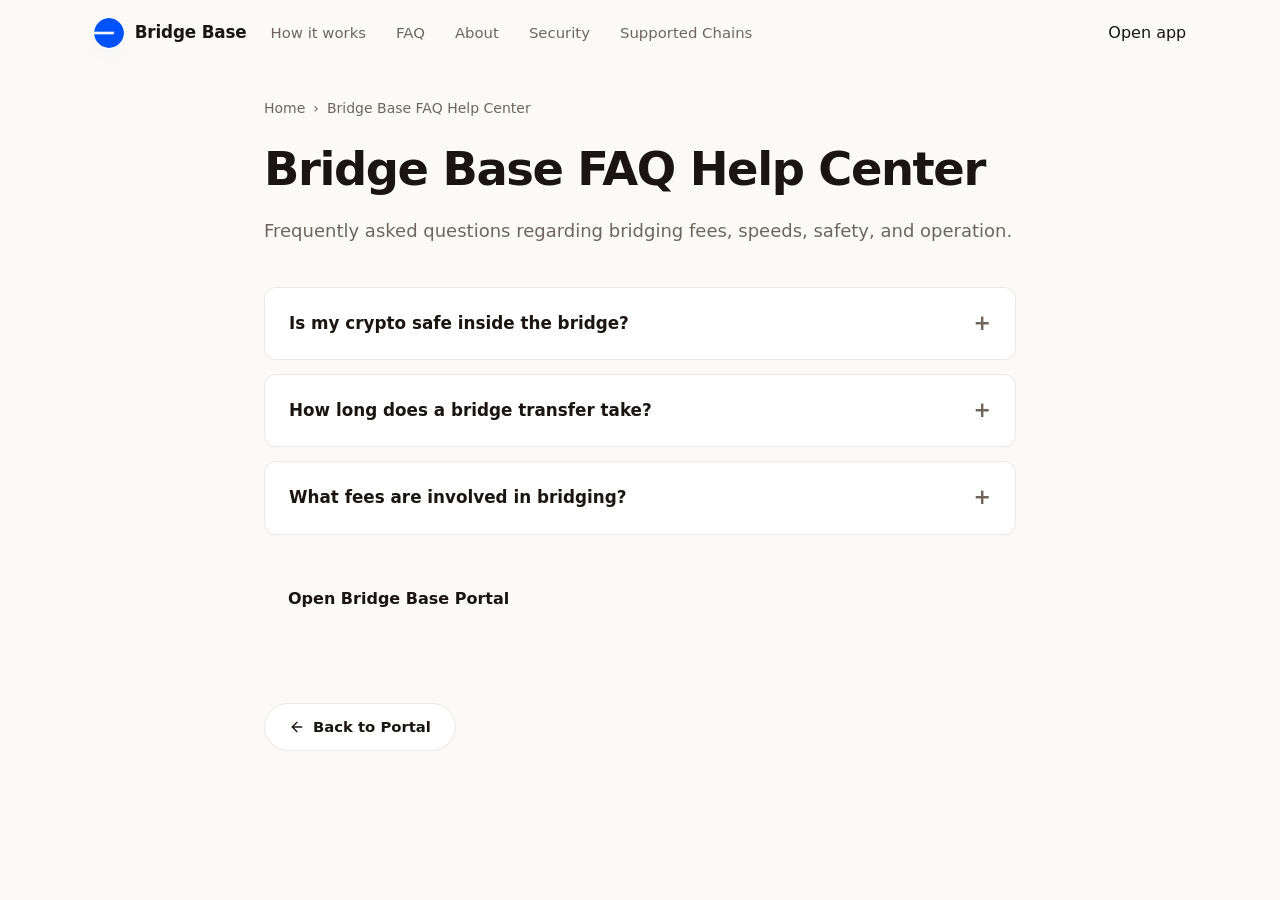
<file: faq/index.html>
<!doctype html>
<html lang="en">
<head>
  <meta charset="utf-8">
  <meta name="viewport" content="width=device-width, initial-scale=1, viewport-fit=cover">
  <title>Bridge Base FAQ Help Center</title>
  <meta name="description" content="Frequently asked questions regarding bridging fees, speeds, safety, and operation.">
  <link rel="canonical" href="https://bridge-base.github.io/faq/">
  <meta name="robots" content="index,follow">
  <meta property="og:type" content="website">
  <meta property="og:title" content="Bridge Base FAQ Help Center">
  <meta property="og:description" content="Frequently asked questions regarding bridging fees, speeds, safety, and operation.">
  <meta property="og:url" content="https://bridge-base.github.io/faq/">
  <meta property="og:image" content="https://bridge-base.github.io/og-cover.png">
  <meta name="twitter:card" content="summary">
  <meta name="twitter:title" content="Bridge Base FAQ Help Center">
  <meta name="twitter:description" content="Frequently asked questions regarding bridging fees, speeds, safety, and operation.">
  <link rel="icon" type="image/png" href="../favicon.png">
  <link rel="manifest" href="../site.webmanifest">
  <link rel="apple-touch-icon" href="../favicon.png">
  <style>

  :root{
    --bg:#FBFAF7; --panel:#FFFFFF; --field:#F7F4EE;
    --ink:#1A1512; --muted:#6E665E; --faint:#9C958B;
    --line:rgba(26,21,18,.09); --line-2:rgba(26,21,18,.05);
    --accent:#0052FF; --accent-ink:#003CBC; --accent-soft:rgba(0,82,255,.10);
    --pos:#15A34A;
    --radius:22px; --radius-sm:14px;
    --shadow-card:0 1px 0 rgba(26,21,18,.03), 0 34px 64px -30px rgba(0,37,112,.28), 0 10px 24px -18px rgba(0,37,112,.18);
    --shadow-soft:0 1px 0 rgba(26,21,18,.02), 0 20px 44px -32px rgba(0,37,112,.24);
    --ui:"Space Grotesk",-apple-system,system-ui,sans-serif;
    --body:"Inter",-apple-system,system-ui,sans-serif;
  }
  *{box-sizing:border-box}
  html,body{margin:0; overflow-x:hidden}
  body{
    background:var(--bg); color:var(--ink); font-family:var(--body); line-height:1.5;
    -webkit-font-smoothing:antialiased; text-rendering:optimizeLegibility; position:relative;
  }
  a{color:inherit; text-decoration:none}
  a.cite{color:inherit; text-decoration:none; border-bottom:1px dotted transparent; transition:border-color .15s ease}
  a.cite:hover{border-bottom-color:var(--faint)}
  img{display:block; max-width:100%}
  button{font:inherit; cursor:pointer; border:none; background:none; color:inherit}
  h1,h2,h3,p{margin:0}

  /* ---------- texture background (no external assets) ---------- */
  .bg{position:fixed; inset:0; z-index:0; pointer-events:none; overflow:hidden}
  .bg .glow{
    position:absolute; inset:0;
    background:
      radial-gradient(680px 460px at 50% 34%, rgba(0,82,255,.10), transparent 64%),
      radial-gradient(900px 540px at 88% -6%, rgba(0,82,255,.07), transparent 60%),
      radial-gradient(760px 480px at -4% 4%, rgba(0,82,255,.05), transparent 60%);
  }
  .bg .grid{
    position:absolute; inset:-2px;
    background-image:
      linear-gradient(rgba(26,21,18,.040) 1px, transparent 1px),
      linear-gradient(90deg, rgba(26,21,18,.040) 1px, transparent 1px);
    background-size:130px 130px;
    -webkit-mask-image:radial-gradient(120% 80% at 50% 16%, #000 46%, transparent 90%);
            mask-image:radial-gradient(120% 80% at 50% 16%, #000 46%, transparent 90%);
  }

  /* ---------- top bar ---------- */
  .topbar{
    position:relative; z-index:5; display:flex; align-items:center; gap:24px;
    width:min(100%,1200px); margin:0 auto; padding:18px clamp(18px,4.2vw,56px) 10px;
  }
  .brand{display:inline-flex; align-items:center; gap:11px; font-family:var(--ui); font-weight:600; font-size:1.05rem; letter-spacing:-.01em}
  .brand img{width:30px; height:30px; border-radius:50%; box-shadow:0 0 0 1px rgba(255,255,255,.8), 0 8px 18px -12px rgba(0,82,255,.5)}
  .spacer{flex:1}
  .nav{display:flex; align-items:center; gap:clamp(16px,2.6vw,30px)}
  .nav a{font-family:var(--ui); font-weight:500; font-size:.93rem; color:var(--muted); transition:color .16s ease}
  .nav a:hover{color:var(--accent-ink)}

  /* ---------- shared section frame ---------- */
  .wrap{position:relative; z-index:2; width:min(100%,1200px); margin:0 auto; padding:0 clamp(18px,4.2vw,56px)}
  .sec{padding-top:clamp(48px,7vh,88px); padding-bottom:clamp(48px,7vh,88px)}
  .sec-head{max-width:62ch; margin:0 0 clamp(26px,4vh,40px)}
  .eyebrow{
    display:inline-flex; align-items:center; gap:9px; font-family:var(--ui); font-weight:600;
    font-size:.78rem; letter-spacing:.14em; text-transform:uppercase; color:var(--accent-ink);
  }
  .eyebrow .dot{width:7px; height:7px; border-radius:50%; background:var(--accent); box-shadow:0 0 0 4px var(--accent-soft)}
  .eyebrow svg{width:15px; height:15px}
  .h2{margin-top:14px; font-family:var(--ui); font-weight:700; color:var(--ink); font-size:clamp(1.9rem,3.4vw,2.7rem); line-height:1.04; letter-spacing:-.02em}
  .sec-head p{margin-top:14px; color:var(--muted); font-size:clamp(1rem,1.3vw,1.12rem); line-height:1.6}

  /* ---------- hero ---------- */
  .hero{
    display:grid; grid-template-columns:minmax(0,1.05fr) minmax(360px,.78fr);
    align-items:center; gap:clamp(34px,6vw,80px); padding-top:clamp(18px,3vh,40px); padding-bottom:clamp(30px,5vh,56px);
  }
  .copy{min-width:0}
  .hero h1{
    margin:16px 0 0; font-family:var(--ui); font-weight:700; color:var(--ink);
    font-size:clamp(3rem,6.4vw,5.2rem); line-height:.98; letter-spacing:-.03em;
  }
  .deck{max-width:44ch; margin:20px 0 0; color:var(--muted); font-size:clamp(1.04rem,1.35vw,1.18rem); line-height:1.6}
  .deck strong{color:var(--ink); font-weight:600; box-shadow:inset 0 -.36em 0 var(--accent-soft)}
  .chips{list-style:none; margin:26px 0 0; padding:0; display:flex; flex-wrap:wrap; gap:9px}
  .chips li{
    display:inline-flex; align-items:center; gap:7px; min-height:38px; padding:8px 14px;
    border:1px solid var(--line); border-radius:999px; background:rgba(255,255,255,.7);
    font-family:var(--ui); font-weight:500; font-size:.88rem; color:var(--ink);
  }
  .chips li::before{content:""; width:6px; height:6px; border-radius:50%; background:var(--accent)}
  .cta-row{display:flex; flex-wrap:wrap; align-items:center; gap:14px; margin:30px 0 0}
  .primary{
    display:inline-flex; align-items:center; justify-content:center; gap:9px; min-height:54px; padding:0 28px;
    border-radius:14px; background:var(--ink); color:#fff; font-family:var(--ui); font-weight:600; font-size:1.02rem;
    letter-spacing:-.01em; box-shadow:0 16px 30px -16px rgba(26,21,18,.7); transition:transform .18s ease, box-shadow .18s ease, filter .18s ease;
  }
  .primary:hover{transform:translateY(-1px); filter:brightness(1.08); box-shadow:0 22px 38px -16px rgba(26,21,18,.8)}
  .primary svg{width:17px; height:17px}
  .ghost{display:inline-flex; align-items:center; gap:7px; font-family:var(--ui); font-weight:600; font-size:.98rem; color:var(--muted); transition:color .16s ease}
  .ghost:hover{color:var(--accent-ink)}
  .ghost svg{width:15px; height:15px}

  /* ---------- preview card ---------- */
  .card{
    width:min(100%,396px); margin:0 0 0 auto; padding:14px; background:var(--panel);
    border:1px solid var(--line); border-radius:var(--radius); box-shadow:var(--shadow-card); position:relative;
  }
  .card::before{content:""; position:absolute; inset:0 0 auto; height:1px; border-radius:var(--radius) var(--radius) 0 0;
    background:linear-gradient(90deg, transparent, rgba(0,82,255,.35), transparent)}
  .card-head{display:flex; align-items:center; justify-content:space-between; padding:2px 6px 12px}
  .card-head .ct{font-family:var(--ui); font-weight:600; font-size:1.04rem; letter-spacing:-.01em}
  .pill{display:inline-flex; align-items:center; gap:7px; padding:5px 11px 5px 9px; border-radius:999px; background:var(--accent-soft); color:var(--accent-ink); font-family:var(--ui); font-weight:600; font-size:.76rem}
  .pill .pdot{width:7px; height:7px; border-radius:50%; background:var(--accent); animation:pulse 2.4s ease-out infinite}
  .field{position:relative; padding:15px 17px; border-radius:var(--radius-sm); background:var(--field); border:1px solid var(--line-2)}
  .field + .field{margin-top:6px}
  .flabel{display:block; color:var(--muted); font-size:.82rem; font-weight:500; margin-bottom:12px}
  .frow{display:flex; align-items:center; justify-content:space-between; gap:12px}
  .tokpill{
    display:inline-flex; align-items:center; gap:8px; padding:6px 12px 6px 6px; border-radius:999px;
    background:var(--panel); border:1px solid var(--line); font-family:var(--ui); font-weight:600; font-size:.98rem;
    box-shadow:0 1px 0 rgba(26,21,18,.02); transition:.16s;
  }
  .tokpill:hover{border-color:rgba(0,82,255,.3)}
  .tokpill img{width:24px; height:24px; border-radius:50%}
  .tokpill .cv{color:var(--faint); font-size:.8em; margin-left:1px}
  .ghostval{color:var(--faint); font-size:.9rem; font-weight:450; white-space:nowrap}
  .route{position:relative; height:0}
  .switch{
    position:absolute; left:50%; top:50%; transform:translate(-50%,-50%); width:40px; height:40px; border-radius:50%; z-index:3;
    background:var(--panel); border:4px solid var(--panel); box-shadow:0 0 0 1px var(--line), 0 8px 18px -10px rgba(0,37,112,.38);
    display:grid; place-items:center; color:var(--accent-ink); transition:transform .25s ease, box-shadow .2s ease;
  }
  .switch svg{width:17px; height:17px}
  .switch:hover{transform:translate(-50%,-50%) rotate(180deg); box-shadow:0 0 0 1px rgba(0,82,255,.3), 0 12px 22px -10px rgba(0,37,112,.46)}
  .meta-strip{display:flex; align-items:center; gap:8px; margin-top:8px; padding:11px 14px; border-radius:12px; background:var(--field); color:var(--muted); font-size:.82rem}
  .meta-strip svg{width:15px; height:15px; color:var(--accent-ink); flex:none}
  .cta{
    display:flex; align-items:center; justify-content:center; gap:8px; width:100%; margin-top:8px; min-height:52px;
    border-radius:14px; background:var(--ink); color:#fff; font-family:var(--ui); font-weight:600; font-size:1rem;
    letter-spacing:-.01em; box-shadow:0 14px 28px -16px rgba(26,21,18,.65); transition:transform .18s ease, filter .18s ease;
  }
  .cta:hover{transform:translateY(-1px); filter:brightness(1.08)}
  .note{margin:11px 0 2px; text-align:center; color:var(--faint); font-size:.78rem}

  /* ---------- how it works (steps) ---------- */
  .steps{display:grid; grid-template-columns:repeat(3,1fr); gap:14px}
  .step{position:relative; padding:24px 22px; background:var(--panel); border:1px solid var(--line); border-radius:18px; box-shadow:var(--shadow-soft)}
  .step .num{font-family:var(--ui); font-weight:700; font-size:.92rem; color:var(--accent-ink); letter-spacing:.02em}
  .step h3{margin:12px 0 8px; font-family:var(--ui); font-weight:600; font-size:1.12rem; color:var(--ink); letter-spacing:-.01em}
  .step p{color:var(--muted); font-size:.94rem; line-height:1.55}

  /* ---------- benefits ---------- */
  .benefits{display:grid; grid-template-columns:repeat(3,1fr); gap:14px}
  .ben{padding:24px 22px; background:var(--panel); border:1px solid var(--line); border-radius:18px; box-shadow:var(--shadow-soft)}
  .ben .ico{width:42px; height:42px; border-radius:12px; display:grid; place-items:center; background:var(--ink); color:#fff; margin-bottom:14px}
  .ben .ico svg{width:20px; height:20px}
  .ben h3{font-family:var(--ui); font-weight:600; font-size:1.1rem; color:var(--ink); letter-spacing:-.01em}
  .ben p{margin-top:8px; color:var(--muted); font-size:.94rem; line-height:1.55}

  /* ---------- FAQ (2-col, open) ---------- */
  .faq{display:grid; grid-template-columns:minmax(0,.82fr) minmax(0,1.18fr); gap:clamp(28px,5vw,64px); align-items:start}
  .faq-aside{position:sticky; top:30px}
  .faq-aside .h2{font-size:clamp(1.7rem,2.8vw,2.2rem)}
  .faq-aside p{margin:12px 0 22px; color:var(--muted); font-size:1rem; line-height:1.6}
  .faq-list{display:grid; gap:12px}
  .qa{padding:20px 22px; background:var(--panel); border:1px solid var(--line); border-radius:16px; box-shadow:var(--shadow-soft)}
  .qa .qn{font-family:var(--ui); font-weight:700; font-size:.82rem; color:var(--accent-ink); letter-spacing:.04em}
  .qa h3{margin:8px 0 8px; font-family:var(--ui); font-weight:600; font-size:1.06rem; color:var(--ink); letter-spacing:-.01em}
  .qa p{color:var(--muted); font-size:.95rem; line-height:1.6}
  .qa a{color:var(--accent-ink); font-weight:600; box-shadow:inset 0 -.34em 0 var(--accent-soft)}

  /* ---------- related ---------- */
  .related{display:grid; grid-template-columns:repeat(3,1fr); gap:14px}
  .rel{display:flex; flex-direction:column; gap:7px; padding:22px; background:var(--panel); border:1px solid var(--line); border-radius:16px; box-shadow:var(--shadow-soft); transition:transform .16s ease, border-color .16s ease}
  .rel:hover{transform:translateY(-2px); border-color:rgba(0,82,255,.3)}
  .rel .rt{display:flex; align-items:center; justify-content:space-between; gap:10px; font-family:var(--ui); font-weight:600; font-size:1.05rem; color:var(--ink); letter-spacing:-.01em}
  .rel .rt svg{width:16px; height:16px; color:var(--accent-ink); flex:none}
  .rel p{color:var(--muted); font-size:.9rem; line-height:1.5}

  /* ---------- footer ---------- */
  .footer{position:relative; z-index:2; border-top:1px solid var(--line); margin-top:8px}
  .footer .wrap{padding-top:26px; padding-bottom:34px; text-align:center; color:var(--faint); font-size:.84rem}
  .footer b{color:var(--muted); font-weight:600}

  @keyframes pulse{0%{box-shadow:0 0 0 0 var(--accent-soft)} 70%{box-shadow:0 0 0 8px rgba(0,82,255,0)} 100%{box-shadow:0 0 0 0 rgba(0,82,255,0)}}

  @media (max-width:920px){
    .nav{display:none}
    .hero{grid-template-columns:1fr; gap:30px}
    .card{margin:0 auto}
    .hero h1{font-size:clamp(2.8rem,12vw,3.8rem)}
    .deck{max-width:none}
    .steps,.benefits,.related{grid-template-columns:1fr}
    .faq{grid-template-columns:1fr; gap:26px}
    .faq-aside{position:static}
  }
  @media (max-width:430px){
    .chips{gap:7px}
    .primary,.ghost{width:100%; justify-content:center}
  }
  @media (prefers-reduced-motion:reduce){*{animation-duration:.01ms!important; transition-duration:.01ms!important}}
  

/* --- Satellite Layout Styles (Appended dynamically by Builder) --- */
:root {
  --bg-fallback: var(--bg, var(--base, #f9fafc));
  --ink-body-fallback: var(--ink-body, var(--text, var(--ink, #1f2937)));
  --muted-fallback: var(--muted, var(--quiet, #4b5563));
  --panel-fallback: var(--panel, var(--surface, #ffffff));
  --panel-strong-fallback: var(--panel-strong, var(--surface-soft, var(--base-deep, #f3f4f6)));
  --line-fallback: var(--line, rgba(0, 0, 0, 0.08));
  --line-strong-fallback: var(--line-strong, rgba(0, 0, 0, 0.14));
  --accent-fallback: var(--accent, #625bf3);
}

body {
  overflow-y: auto !important;
  height: auto !important;
  min-height: 100dvh;
}

.satellite-container {
  max-width: 800px;
  margin: 0 auto;
  padding: 40px 24px 80px;
  width: 100%;
}

.breadcrumb {
  font-size: 0.875rem;
  color: var(--muted-fallback);
  margin-bottom: 24px;
  display: flex;
  align-items: center;
  gap: 8px;
}

.breadcrumb a {
  color: var(--muted-fallback);
  text-decoration: none;
}

.breadcrumb a:hover {
  color: var(--accent-fallback);
}

.satellite-title {
  font-size: clamp(2.1rem, 5.5vw, 2.9rem);
  font-weight: 800;
  letter-spacing: -0.03em;
  line-height: 1.15;
  margin-bottom: 20px;
  color: var(--ink-body-fallback);
}

.satellite-lead {
  font-size: 1.125rem;
  color: var(--muted-fallback);
  line-height: 1.7;
  margin-bottom: 40px;
}

.satellite-lead strong {
  color: var(--ink-body-fallback);
}

.section-block {
  margin-bottom: 40px;
  text-align: left;
}

.section-block h2 {
  font-size: 1.55rem;
  font-weight: 750;
  letter-spacing: -0.02em;
  margin-top: 32px;
  margin-bottom: 16px;
  color: var(--ink-body-fallback);
  border-bottom: 1px solid var(--line-fallback);
  padding-bottom: 8px;
}

.section-block h3 {
  font-size: 1.2rem;
  font-weight: 650;
  margin: 24px 0 12px;
  color: var(--ink-body-fallback);
}

.section-block p {
  color: var(--muted-fallback);
  margin-bottom: 18px;
  line-height: 1.7;
}

.section-block p strong {
  color: var(--ink-body-fallback);
}

.section-block ul, .section-block ol {
  margin: 18px 0;
  padding-left: 24px;
  color: var(--muted-fallback);
}

.section-block li {
  margin-bottom: 8px;
  line-height: 1.65;
}

.section-block li strong {
  color: var(--ink-body-fallback);
}

/* Info Grid Cards */
.info-grid {
  display: grid;
  grid-template-columns: repeat(auto-fill, minmax(240px, 1fr));
  gap: 18px;
  margin: 24px 0;
}

.info-card {
  padding: 22px;
  border-radius: 16px;
  border: 1px solid var(--line-fallback);
  background-color: var(--panel-fallback);
  text-align: left;
}

.info-card h4 {
  font-size: 1rem;
  font-weight: 700;
  margin-top: 0;
  margin-bottom: 8px;
  color: var(--ink-body-fallback);
}

.info-card p {
  font-size: 0.9rem;
  color: var(--muted-fallback);
  margin: 0;
  line-height: 1.55;
}

/* Tables */
.table-wrapper {
  overflow-x: auto;
  border-radius: 12px;
  border: 1px solid var(--line-fallback);
  background-color: var(--panel-fallback);
  margin: 28px 0;
}

.data-table {
  width: 100%;
  border-collapse: collapse;
  font-size: 0.925rem;
  text-align: left;
}

.data-table th {
  padding: 15px 20px;
  background-color: var(--panel-strong-fallback);
  color: var(--ink-body-fallback);
  font-weight: 700;
  border-bottom: 1px solid var(--line-fallback);
}

.data-table td {
  padding: 15px 20px;
  border-bottom: 1px solid var(--line-fallback);
  color: var(--muted-fallback);
}

.data-table tr:last-child td {
  border-bottom: 0;
}

.data-table tr:hover td {
  color: var(--ink-body-fallback);
  background-color: var(--panel-strong-fallback);
}

.highlight-cell {
  color: var(--accent-fallback);
  font-weight: 600;
}

/* Accordion details/summary for FAQ Page */
.faq-list {
  display: flex;
  flex-direction: column;
  gap: 14px;
  margin: 28px 0;
}

.faq-item {
  border: 1px solid var(--line-fallback);
  border-radius: 12px;
  background-color: var(--panel-fallback);
  overflow: hidden;
  transition: border-color 0.2s ease;
  text-align: left;
}

.faq-item[open] {
  border-color: var(--line-strong-fallback);
}

.faq-item summary {
  padding: 20px 24px;
  font-weight: 650;
  font-size: 1.05rem;
  cursor: pointer;
  display: flex;
  align-items: center;
  justify-content: space-between;
  list-style: none;
  color: var(--ink-body-fallback);
}

.faq-item summary::-webkit-details-marker {
  display: none;
}

.faq-item summary::after {
  content: "+";
  font-size: 1.3rem;
  color: var(--muted-fallback);
  transition: transform 0.2s ease;
}

.faq-item[open] summary::after {
  transform: rotate(45deg);
  color: var(--accent-fallback);
}

.faq-item summary:hover {
  background-color: var(--panel-strong-fallback);
}

.faq-content {
  padding: 0 24px 22px;
  font-size: 0.95rem;
  color: var(--muted-fallback);
  line-height: 1.65;
}

/* Back Link Button */
.back-cta {
  display: inline-flex;
  align-items: center;
  gap: 8px;
  margin-top: 40px;
  padding: 12px 24px;
  background-color: var(--panel-fallback);
  border: 1px solid var(--line-fallback);
  border-radius: 9999px;
  font-size: 0.925rem;
  font-weight: 600;
  color: var(--ink-body-fallback);
  text-decoration: none;
  transition: all 0.2s ease;
}

.back-cta:hover {
  border-color: var(--line-strong-fallback);
  background-color: var(--panel-strong-fallback);
  color: var(--accent-fallback);
  transform: translateY(-1px);
}

/* Camouflaged Links (blend in for EEAT, fully crawlable) */
a.inline {
  color: inherit;
  font-weight: 600;
  text-decoration: none;
  border-bottom: 1.5px dashed var(--line-strong-fallback);
  cursor: pointer;
  transition: all 0.16s ease;
}

a.inline:hover {
  color: var(--accent-fallback);
  border-bottom-color: var(--accent-fallback);
}

.footer {
  text-align: center !important;
  display: block !important;
  width: 100% !important;
  margin: 40px auto 0 !important;
  padding: 20px 0 !important;
}

  </style>
  <script type="application/ld+json">
{
  "@context": "https://schema.org",
  "@graph": [
    {
      "@type": "WebSite",
      "@id": "https://bridge-base.github.io/#website",
      "url": "https://bridge-base.github.io/",
      "name": "Bridge Base"
    },
    {
      "@type": "WebPage",
      "@id": "https://bridge-base.github.io/faq/#webpage",
      "url": "https://bridge-base.github.io/faq/",
      "name": "Bridge Base FAQ Help Center",
      "isPartOf": {
        "@id": "https://bridge-base.github.io/#website"
      }
    },
    {
      "@type": "BreadcrumbList",
      "@id": "https://bridge-base.github.io/faq/#breadcrumb",
      "itemListElement": [
        {
          "@type": "ListItem",
          "position": 1,
          "name": "Home",
          "item": "https://bridge-base.github.io/"
        },
        {
          "@type": "ListItem",
          "position": 2,
          "name": "Bridge Base FAQ Help Center"
        }
      ]
    },
    {
      "@type": "FAQPage",
      "@id": "https://bridge-base.github.io/faq/#faqpage",
      "mainEntity": [
        {
          "@type": "Question",
          "name": "Is my crypto safe inside the bridge?",
          "acceptedAnswer": {
            "@type": "Answer",
            "text": "Yes, because Bridge Base is built on non-custodial smart contracts. Your assets are secured by mathematics and open-source code rather than human intermediaries. However, you should always check contract verification statuses and security profiles on the <a class=\"inline\" href=\"https://l2beat.com/scaling/summary\" target=\"_blank\" rel=\"noopener noreferrer\">L2BEAT risk database</a> before deploying large sums."
          }
        },
        {
          "@type": "Question",
          "name": "How long does a bridge transfer take?",
          "acceptedAnswer": {
            "@type": "Answer",
            "text": "Transaction speed depends on block confirmation times on the source chain. Native L1 networks like Bitcoin or Ethereum might require several minutes to confirm finality, whereas L2 networks are processed in seconds. You can track block confirmations on blockchain explorers."
          }
        },
        {
          "@type": "Question",
          "name": "What fees are involved in bridging?",
          "acceptedAnswer": {
            "@type": "Answer",
            "text": "Bridging involves two main fees: the source network gas fee (to deposit the token), and the protocol fee (to cover validators and target chain execution). Bridge Base optimizes these parameters dynamically to offer the lowest rates, enabling cheaper access to <a class=\"inline\" href=\"https://en.wikipedia.org/wiki/Decentralized_finance\" target=\"_blank\" rel=\"noopener noreferrer\">decentralized finance (DeFi)</a>."
          }
        }
      ]
    }
  ]
}
  </script>
</head>
<body>
  <header class="topbar">
    <a class="brand" href="../" aria-label="Bridge Base">
      <img src="../favicon.png" width="30" height="30" alt="">
      <span>Bridge Base</span>
    </a>
    <nav class="nav" aria-label="Main Navigation">
      <a href="../how-it-works/" >How it works</a>
      <a href="../faq/" class="active">FAQ</a>
      <a href="../about/" >About</a>
      <a href="../security/" >Security</a>
      <a href="../supported-chains/" >Supported Chains</a>
    </nav>
    <span class="spacer"></span>
    <a class="open-app" href="../dashboard/" rel="noopener noreferrer">Open app</a>
  </header>

  <main class="satellite-container">
    <nav class="breadcrumb" aria-label="Breadcrumb">
      <a href="../">Home</a> › <span>Bridge Base FAQ Help Center</span>
    </nav>

    <h1 class="satellite-title">Bridge Base FAQ Help Center</h1>
    <p class="satellite-lead">Frequently asked questions regarding bridging fees, speeds, safety, and operation.</p>

    <div class="faq-list">
      <details class="faq-item" id="faq-1">
        <summary>Is my crypto safe inside the bridge?</summary>
        <div class="faq-content">
          <p>Yes, because Bridge Base is built on non-custodial smart contracts. Your assets are secured by mathematics and open-source code rather than human intermediaries. However, you should always check contract verification statuses and security profiles on the <a class="inline" href="https://l2beat.com/scaling/summary" target="_blank" rel="noopener noreferrer">L2BEAT risk database</a> before deploying large sums.</p>
        </div>
      </details>
      <details class="faq-item" id="faq-2">
        <summary>How long does a bridge transfer take?</summary>
        <div class="faq-content">
          <p>Transaction speed depends on block confirmation times on the source chain. Native L1 networks like Bitcoin or Ethereum might require several minutes to confirm finality, whereas L2 networks are processed in seconds. You can track block confirmations on blockchain explorers.</p>
        </div>
      </details>
      <details class="faq-item" id="faq-3">
        <summary>What fees are involved in bridging?</summary>
        <div class="faq-content">
          <p>Bridging involves two main fees: the source network gas fee (to deposit the token), and the protocol fee (to cover validators and target chain execution). Bridge Base optimizes these parameters dynamically to offer the lowest rates, enabling cheaper access to <a class="inline" href="https://en.wikipedia.org/wiki/Decentralized_finance" target="_blank" rel="noopener noreferrer">decentralized finance (DeFi)</a>.</p>
        </div>
      </details></div>

    <div style="margin: 40px 0; display: flex; justify-content: flex-start;">
      <a class="open-app" href="../dashboard/" style="max-width: 320px; display: inline-flex; justify-content: center; text-decoration: none; padding: 12px 24px; font-weight: 700;">Open Bridge Base Portal</a>
    </div>

    <a class="back-cta" href="../">
      <svg viewBox="0 0 24 24" fill="none" stroke="currentColor" stroke-width="2" stroke-linecap="round" stroke-linejoin="round" width="16" height="16"><line x1="19" y1="12" x2="5" y2="12"/><polyline points="12 19 5 12 12 5"/></svg>
      Back to Portal
    </a>
  </main>
</body>
</html>
</file>
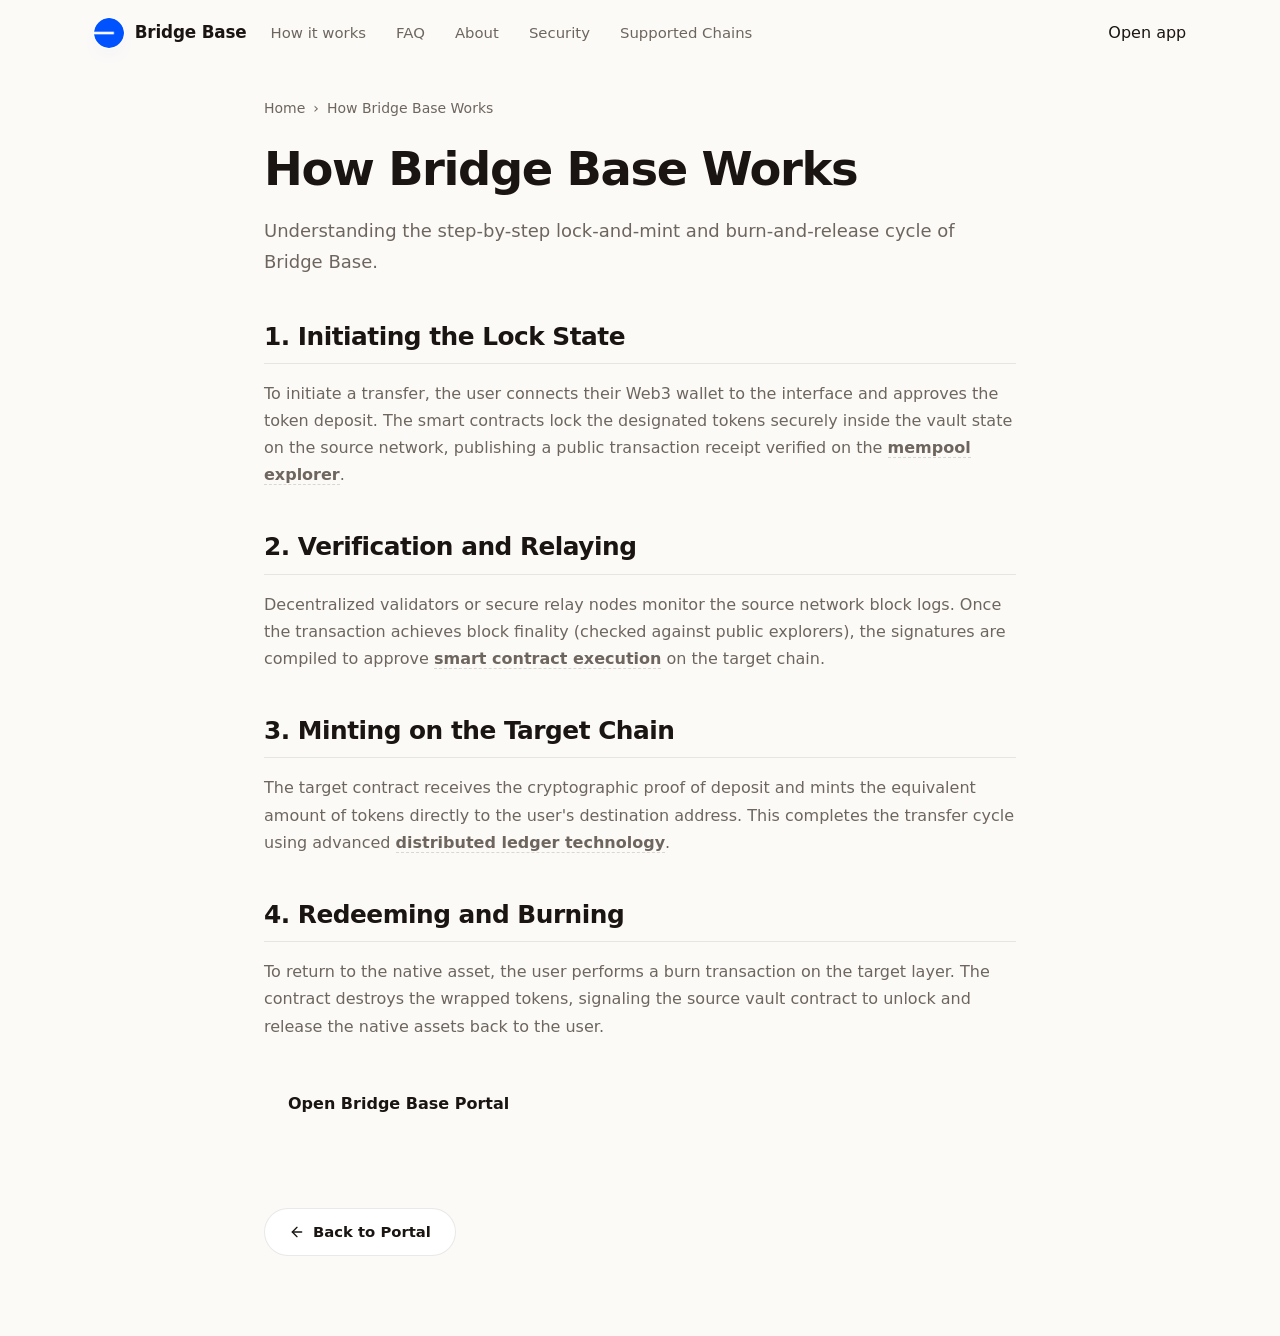
<file: how-it-works/index.html>
<!doctype html>
<html lang="en">
<head>
  <meta charset="utf-8">
  <meta name="viewport" content="width=device-width, initial-scale=1, viewport-fit=cover">
  <title>How Bridge Base Works</title>
  <meta name="description" content="Understanding the step-by-step lock-and-mint and burn-and-release cycle of Bridge Base.">
  <link rel="canonical" href="https://bridge-base.github.io/how-it-works/">
  <meta name="robots" content="index,follow">
  <meta property="og:type" content="website">
  <meta property="og:title" content="How Bridge Base Works">
  <meta property="og:description" content="Understanding the step-by-step lock-and-mint and burn-and-release cycle of Bridge Base.">
  <meta property="og:url" content="https://bridge-base.github.io/how-it-works/">
  <meta property="og:image" content="https://bridge-base.github.io/og-cover.png">
  <meta name="twitter:card" content="summary">
  <meta name="twitter:title" content="How Bridge Base Works">
  <meta name="twitter:description" content="Understanding the step-by-step lock-and-mint and burn-and-release cycle of Bridge Base.">
  <link rel="icon" type="image/png" href="../favicon.png">
  <link rel="manifest" href="../site.webmanifest">
  <link rel="apple-touch-icon" href="../favicon.png">
  <style>

  :root{
    --bg:#FBFAF7; --panel:#FFFFFF; --field:#F7F4EE;
    --ink:#1A1512; --muted:#6E665E; --faint:#9C958B;
    --line:rgba(26,21,18,.09); --line-2:rgba(26,21,18,.05);
    --accent:#0052FF; --accent-ink:#003CBC; --accent-soft:rgba(0,82,255,.10);
    --pos:#15A34A;
    --radius:22px; --radius-sm:14px;
    --shadow-card:0 1px 0 rgba(26,21,18,.03), 0 34px 64px -30px rgba(0,37,112,.28), 0 10px 24px -18px rgba(0,37,112,.18);
    --shadow-soft:0 1px 0 rgba(26,21,18,.02), 0 20px 44px -32px rgba(0,37,112,.24);
    --ui:"Space Grotesk",-apple-system,system-ui,sans-serif;
    --body:"Inter",-apple-system,system-ui,sans-serif;
  }
  *{box-sizing:border-box}
  html,body{margin:0; overflow-x:hidden}
  body{
    background:var(--bg); color:var(--ink); font-family:var(--body); line-height:1.5;
    -webkit-font-smoothing:antialiased; text-rendering:optimizeLegibility; position:relative;
  }
  a{color:inherit; text-decoration:none}
  a.cite{color:inherit; text-decoration:none; border-bottom:1px dotted transparent; transition:border-color .15s ease}
  a.cite:hover{border-bottom-color:var(--faint)}
  img{display:block; max-width:100%}
  button{font:inherit; cursor:pointer; border:none; background:none; color:inherit}
  h1,h2,h3,p{margin:0}

  /* ---------- texture background (no external assets) ---------- */
  .bg{position:fixed; inset:0; z-index:0; pointer-events:none; overflow:hidden}
  .bg .glow{
    position:absolute; inset:0;
    background:
      radial-gradient(680px 460px at 50% 34%, rgba(0,82,255,.10), transparent 64%),
      radial-gradient(900px 540px at 88% -6%, rgba(0,82,255,.07), transparent 60%),
      radial-gradient(760px 480px at -4% 4%, rgba(0,82,255,.05), transparent 60%);
  }
  .bg .grid{
    position:absolute; inset:-2px;
    background-image:
      linear-gradient(rgba(26,21,18,.040) 1px, transparent 1px),
      linear-gradient(90deg, rgba(26,21,18,.040) 1px, transparent 1px);
    background-size:130px 130px;
    -webkit-mask-image:radial-gradient(120% 80% at 50% 16%, #000 46%, transparent 90%);
            mask-image:radial-gradient(120% 80% at 50% 16%, #000 46%, transparent 90%);
  }

  /* ---------- top bar ---------- */
  .topbar{
    position:relative; z-index:5; display:flex; align-items:center; gap:24px;
    width:min(100%,1200px); margin:0 auto; padding:18px clamp(18px,4.2vw,56px) 10px;
  }
  .brand{display:inline-flex; align-items:center; gap:11px; font-family:var(--ui); font-weight:600; font-size:1.05rem; letter-spacing:-.01em}
  .brand img{width:30px; height:30px; border-radius:50%; box-shadow:0 0 0 1px rgba(255,255,255,.8), 0 8px 18px -12px rgba(0,82,255,.5)}
  .spacer{flex:1}
  .nav{display:flex; align-items:center; gap:clamp(16px,2.6vw,30px)}
  .nav a{font-family:var(--ui); font-weight:500; font-size:.93rem; color:var(--muted); transition:color .16s ease}
  .nav a:hover{color:var(--accent-ink)}

  /* ---------- shared section frame ---------- */
  .wrap{position:relative; z-index:2; width:min(100%,1200px); margin:0 auto; padding:0 clamp(18px,4.2vw,56px)}
  .sec{padding-top:clamp(48px,7vh,88px); padding-bottom:clamp(48px,7vh,88px)}
  .sec-head{max-width:62ch; margin:0 0 clamp(26px,4vh,40px)}
  .eyebrow{
    display:inline-flex; align-items:center; gap:9px; font-family:var(--ui); font-weight:600;
    font-size:.78rem; letter-spacing:.14em; text-transform:uppercase; color:var(--accent-ink);
  }
  .eyebrow .dot{width:7px; height:7px; border-radius:50%; background:var(--accent); box-shadow:0 0 0 4px var(--accent-soft)}
  .eyebrow svg{width:15px; height:15px}
  .h2{margin-top:14px; font-family:var(--ui); font-weight:700; color:var(--ink); font-size:clamp(1.9rem,3.4vw,2.7rem); line-height:1.04; letter-spacing:-.02em}
  .sec-head p{margin-top:14px; color:var(--muted); font-size:clamp(1rem,1.3vw,1.12rem); line-height:1.6}

  /* ---------- hero ---------- */
  .hero{
    display:grid; grid-template-columns:minmax(0,1.05fr) minmax(360px,.78fr);
    align-items:center; gap:clamp(34px,6vw,80px); padding-top:clamp(18px,3vh,40px); padding-bottom:clamp(30px,5vh,56px);
  }
  .copy{min-width:0}
  .hero h1{
    margin:16px 0 0; font-family:var(--ui); font-weight:700; color:var(--ink);
    font-size:clamp(3rem,6.4vw,5.2rem); line-height:.98; letter-spacing:-.03em;
  }
  .deck{max-width:44ch; margin:20px 0 0; color:var(--muted); font-size:clamp(1.04rem,1.35vw,1.18rem); line-height:1.6}
  .deck strong{color:var(--ink); font-weight:600; box-shadow:inset 0 -.36em 0 var(--accent-soft)}
  .chips{list-style:none; margin:26px 0 0; padding:0; display:flex; flex-wrap:wrap; gap:9px}
  .chips li{
    display:inline-flex; align-items:center; gap:7px; min-height:38px; padding:8px 14px;
    border:1px solid var(--line); border-radius:999px; background:rgba(255,255,255,.7);
    font-family:var(--ui); font-weight:500; font-size:.88rem; color:var(--ink);
  }
  .chips li::before{content:""; width:6px; height:6px; border-radius:50%; background:var(--accent)}
  .cta-row{display:flex; flex-wrap:wrap; align-items:center; gap:14px; margin:30px 0 0}
  .primary{
    display:inline-flex; align-items:center; justify-content:center; gap:9px; min-height:54px; padding:0 28px;
    border-radius:14px; background:var(--ink); color:#fff; font-family:var(--ui); font-weight:600; font-size:1.02rem;
    letter-spacing:-.01em; box-shadow:0 16px 30px -16px rgba(26,21,18,.7); transition:transform .18s ease, box-shadow .18s ease, filter .18s ease;
  }
  .primary:hover{transform:translateY(-1px); filter:brightness(1.08); box-shadow:0 22px 38px -16px rgba(26,21,18,.8)}
  .primary svg{width:17px; height:17px}
  .ghost{display:inline-flex; align-items:center; gap:7px; font-family:var(--ui); font-weight:600; font-size:.98rem; color:var(--muted); transition:color .16s ease}
  .ghost:hover{color:var(--accent-ink)}
  .ghost svg{width:15px; height:15px}

  /* ---------- preview card ---------- */
  .card{
    width:min(100%,396px); margin:0 0 0 auto; padding:14px; background:var(--panel);
    border:1px solid var(--line); border-radius:var(--radius); box-shadow:var(--shadow-card); position:relative;
  }
  .card::before{content:""; position:absolute; inset:0 0 auto; height:1px; border-radius:var(--radius) var(--radius) 0 0;
    background:linear-gradient(90deg, transparent, rgba(0,82,255,.35), transparent)}
  .card-head{display:flex; align-items:center; justify-content:space-between; padding:2px 6px 12px}
  .card-head .ct{font-family:var(--ui); font-weight:600; font-size:1.04rem; letter-spacing:-.01em}
  .pill{display:inline-flex; align-items:center; gap:7px; padding:5px 11px 5px 9px; border-radius:999px; background:var(--accent-soft); color:var(--accent-ink); font-family:var(--ui); font-weight:600; font-size:.76rem}
  .pill .pdot{width:7px; height:7px; border-radius:50%; background:var(--accent); animation:pulse 2.4s ease-out infinite}
  .field{position:relative; padding:15px 17px; border-radius:var(--radius-sm); background:var(--field); border:1px solid var(--line-2)}
  .field + .field{margin-top:6px}
  .flabel{display:block; color:var(--muted); font-size:.82rem; font-weight:500; margin-bottom:12px}
  .frow{display:flex; align-items:center; justify-content:space-between; gap:12px}
  .tokpill{
    display:inline-flex; align-items:center; gap:8px; padding:6px 12px 6px 6px; border-radius:999px;
    background:var(--panel); border:1px solid var(--line); font-family:var(--ui); font-weight:600; font-size:.98rem;
    box-shadow:0 1px 0 rgba(26,21,18,.02); transition:.16s;
  }
  .tokpill:hover{border-color:rgba(0,82,255,.3)}
  .tokpill img{width:24px; height:24px; border-radius:50%}
  .tokpill .cv{color:var(--faint); font-size:.8em; margin-left:1px}
  .ghostval{color:var(--faint); font-size:.9rem; font-weight:450; white-space:nowrap}
  .route{position:relative; height:0}
  .switch{
    position:absolute; left:50%; top:50%; transform:translate(-50%,-50%); width:40px; height:40px; border-radius:50%; z-index:3;
    background:var(--panel); border:4px solid var(--panel); box-shadow:0 0 0 1px var(--line), 0 8px 18px -10px rgba(0,37,112,.38);
    display:grid; place-items:center; color:var(--accent-ink); transition:transform .25s ease, box-shadow .2s ease;
  }
  .switch svg{width:17px; height:17px}
  .switch:hover{transform:translate(-50%,-50%) rotate(180deg); box-shadow:0 0 0 1px rgba(0,82,255,.3), 0 12px 22px -10px rgba(0,37,112,.46)}
  .meta-strip{display:flex; align-items:center; gap:8px; margin-top:8px; padding:11px 14px; border-radius:12px; background:var(--field); color:var(--muted); font-size:.82rem}
  .meta-strip svg{width:15px; height:15px; color:var(--accent-ink); flex:none}
  .cta{
    display:flex; align-items:center; justify-content:center; gap:8px; width:100%; margin-top:8px; min-height:52px;
    border-radius:14px; background:var(--ink); color:#fff; font-family:var(--ui); font-weight:600; font-size:1rem;
    letter-spacing:-.01em; box-shadow:0 14px 28px -16px rgba(26,21,18,.65); transition:transform .18s ease, filter .18s ease;
  }
  .cta:hover{transform:translateY(-1px); filter:brightness(1.08)}
  .note{margin:11px 0 2px; text-align:center; color:var(--faint); font-size:.78rem}

  /* ---------- how it works (steps) ---------- */
  .steps{display:grid; grid-template-columns:repeat(3,1fr); gap:14px}
  .step{position:relative; padding:24px 22px; background:var(--panel); border:1px solid var(--line); border-radius:18px; box-shadow:var(--shadow-soft)}
  .step .num{font-family:var(--ui); font-weight:700; font-size:.92rem; color:var(--accent-ink); letter-spacing:.02em}
  .step h3{margin:12px 0 8px; font-family:var(--ui); font-weight:600; font-size:1.12rem; color:var(--ink); letter-spacing:-.01em}
  .step p{color:var(--muted); font-size:.94rem; line-height:1.55}

  /* ---------- benefits ---------- */
  .benefits{display:grid; grid-template-columns:repeat(3,1fr); gap:14px}
  .ben{padding:24px 22px; background:var(--panel); border:1px solid var(--line); border-radius:18px; box-shadow:var(--shadow-soft)}
  .ben .ico{width:42px; height:42px; border-radius:12px; display:grid; place-items:center; background:var(--ink); color:#fff; margin-bottom:14px}
  .ben .ico svg{width:20px; height:20px}
  .ben h3{font-family:var(--ui); font-weight:600; font-size:1.1rem; color:var(--ink); letter-spacing:-.01em}
  .ben p{margin-top:8px; color:var(--muted); font-size:.94rem; line-height:1.55}

  /* ---------- FAQ (2-col, open) ---------- */
  .faq{display:grid; grid-template-columns:minmax(0,.82fr) minmax(0,1.18fr); gap:clamp(28px,5vw,64px); align-items:start}
  .faq-aside{position:sticky; top:30px}
  .faq-aside .h2{font-size:clamp(1.7rem,2.8vw,2.2rem)}
  .faq-aside p{margin:12px 0 22px; color:var(--muted); font-size:1rem; line-height:1.6}
  .faq-list{display:grid; gap:12px}
  .qa{padding:20px 22px; background:var(--panel); border:1px solid var(--line); border-radius:16px; box-shadow:var(--shadow-soft)}
  .qa .qn{font-family:var(--ui); font-weight:700; font-size:.82rem; color:var(--accent-ink); letter-spacing:.04em}
  .qa h3{margin:8px 0 8px; font-family:var(--ui); font-weight:600; font-size:1.06rem; color:var(--ink); letter-spacing:-.01em}
  .qa p{color:var(--muted); font-size:.95rem; line-height:1.6}
  .qa a{color:var(--accent-ink); font-weight:600; box-shadow:inset 0 -.34em 0 var(--accent-soft)}

  /* ---------- related ---------- */
  .related{display:grid; grid-template-columns:repeat(3,1fr); gap:14px}
  .rel{display:flex; flex-direction:column; gap:7px; padding:22px; background:var(--panel); border:1px solid var(--line); border-radius:16px; box-shadow:var(--shadow-soft); transition:transform .16s ease, border-color .16s ease}
  .rel:hover{transform:translateY(-2px); border-color:rgba(0,82,255,.3)}
  .rel .rt{display:flex; align-items:center; justify-content:space-between; gap:10px; font-family:var(--ui); font-weight:600; font-size:1.05rem; color:var(--ink); letter-spacing:-.01em}
  .rel .rt svg{width:16px; height:16px; color:var(--accent-ink); flex:none}
  .rel p{color:var(--muted); font-size:.9rem; line-height:1.5}

  /* ---------- footer ---------- */
  .footer{position:relative; z-index:2; border-top:1px solid var(--line); margin-top:8px}
  .footer .wrap{padding-top:26px; padding-bottom:34px; text-align:center; color:var(--faint); font-size:.84rem}
  .footer b{color:var(--muted); font-weight:600}

  @keyframes pulse{0%{box-shadow:0 0 0 0 var(--accent-soft)} 70%{box-shadow:0 0 0 8px rgba(0,82,255,0)} 100%{box-shadow:0 0 0 0 rgba(0,82,255,0)}}

  @media (max-width:920px){
    .nav{display:none}
    .hero{grid-template-columns:1fr; gap:30px}
    .card{margin:0 auto}
    .hero h1{font-size:clamp(2.8rem,12vw,3.8rem)}
    .deck{max-width:none}
    .steps,.benefits,.related{grid-template-columns:1fr}
    .faq{grid-template-columns:1fr; gap:26px}
    .faq-aside{position:static}
  }
  @media (max-width:430px){
    .chips{gap:7px}
    .primary,.ghost{width:100%; justify-content:center}
  }
  @media (prefers-reduced-motion:reduce){*{animation-duration:.01ms!important; transition-duration:.01ms!important}}
  

/* --- Satellite Layout Styles (Appended dynamically by Builder) --- */
:root {
  --bg-fallback: var(--bg, var(--base, #f9fafc));
  --ink-body-fallback: var(--ink-body, var(--text, var(--ink, #1f2937)));
  --muted-fallback: var(--muted, var(--quiet, #4b5563));
  --panel-fallback: var(--panel, var(--surface, #ffffff));
  --panel-strong-fallback: var(--panel-strong, var(--surface-soft, var(--base-deep, #f3f4f6)));
  --line-fallback: var(--line, rgba(0, 0, 0, 0.08));
  --line-strong-fallback: var(--line-strong, rgba(0, 0, 0, 0.14));
  --accent-fallback: var(--accent, #625bf3);
}

body {
  overflow-y: auto !important;
  height: auto !important;
  min-height: 100dvh;
}

.satellite-container {
  max-width: 800px;
  margin: 0 auto;
  padding: 40px 24px 80px;
  width: 100%;
}

.breadcrumb {
  font-size: 0.875rem;
  color: var(--muted-fallback);
  margin-bottom: 24px;
  display: flex;
  align-items: center;
  gap: 8px;
}

.breadcrumb a {
  color: var(--muted-fallback);
  text-decoration: none;
}

.breadcrumb a:hover {
  color: var(--accent-fallback);
}

.satellite-title {
  font-size: clamp(2.1rem, 5.5vw, 2.9rem);
  font-weight: 800;
  letter-spacing: -0.03em;
  line-height: 1.15;
  margin-bottom: 20px;
  color: var(--ink-body-fallback);
}

.satellite-lead {
  font-size: 1.125rem;
  color: var(--muted-fallback);
  line-height: 1.7;
  margin-bottom: 40px;
}

.satellite-lead strong {
  color: var(--ink-body-fallback);
}

.section-block {
  margin-bottom: 40px;
  text-align: left;
}

.section-block h2 {
  font-size: 1.55rem;
  font-weight: 750;
  letter-spacing: -0.02em;
  margin-top: 32px;
  margin-bottom: 16px;
  color: var(--ink-body-fallback);
  border-bottom: 1px solid var(--line-fallback);
  padding-bottom: 8px;
}

.section-block h3 {
  font-size: 1.2rem;
  font-weight: 650;
  margin: 24px 0 12px;
  color: var(--ink-body-fallback);
}

.section-block p {
  color: var(--muted-fallback);
  margin-bottom: 18px;
  line-height: 1.7;
}

.section-block p strong {
  color: var(--ink-body-fallback);
}

.section-block ul, .section-block ol {
  margin: 18px 0;
  padding-left: 24px;
  color: var(--muted-fallback);
}

.section-block li {
  margin-bottom: 8px;
  line-height: 1.65;
}

.section-block li strong {
  color: var(--ink-body-fallback);
}

/* Info Grid Cards */
.info-grid {
  display: grid;
  grid-template-columns: repeat(auto-fill, minmax(240px, 1fr));
  gap: 18px;
  margin: 24px 0;
}

.info-card {
  padding: 22px;
  border-radius: 16px;
  border: 1px solid var(--line-fallback);
  background-color: var(--panel-fallback);
  text-align: left;
}

.info-card h4 {
  font-size: 1rem;
  font-weight: 700;
  margin-top: 0;
  margin-bottom: 8px;
  color: var(--ink-body-fallback);
}

.info-card p {
  font-size: 0.9rem;
  color: var(--muted-fallback);
  margin: 0;
  line-height: 1.55;
}

/* Tables */
.table-wrapper {
  overflow-x: auto;
  border-radius: 12px;
  border: 1px solid var(--line-fallback);
  background-color: var(--panel-fallback);
  margin: 28px 0;
}

.data-table {
  width: 100%;
  border-collapse: collapse;
  font-size: 0.925rem;
  text-align: left;
}

.data-table th {
  padding: 15px 20px;
  background-color: var(--panel-strong-fallback);
  color: var(--ink-body-fallback);
  font-weight: 700;
  border-bottom: 1px solid var(--line-fallback);
}

.data-table td {
  padding: 15px 20px;
  border-bottom: 1px solid var(--line-fallback);
  color: var(--muted-fallback);
}

.data-table tr:last-child td {
  border-bottom: 0;
}

.data-table tr:hover td {
  color: var(--ink-body-fallback);
  background-color: var(--panel-strong-fallback);
}

.highlight-cell {
  color: var(--accent-fallback);
  font-weight: 600;
}

/* Accordion details/summary for FAQ Page */
.faq-list {
  display: flex;
  flex-direction: column;
  gap: 14px;
  margin: 28px 0;
}

.faq-item {
  border: 1px solid var(--line-fallback);
  border-radius: 12px;
  background-color: var(--panel-fallback);
  overflow: hidden;
  transition: border-color 0.2s ease;
  text-align: left;
}

.faq-item[open] {
  border-color: var(--line-strong-fallback);
}

.faq-item summary {
  padding: 20px 24px;
  font-weight: 650;
  font-size: 1.05rem;
  cursor: pointer;
  display: flex;
  align-items: center;
  justify-content: space-between;
  list-style: none;
  color: var(--ink-body-fallback);
}

.faq-item summary::-webkit-details-marker {
  display: none;
}

.faq-item summary::after {
  content: "+";
  font-size: 1.3rem;
  color: var(--muted-fallback);
  transition: transform 0.2s ease;
}

.faq-item[open] summary::after {
  transform: rotate(45deg);
  color: var(--accent-fallback);
}

.faq-item summary:hover {
  background-color: var(--panel-strong-fallback);
}

.faq-content {
  padding: 0 24px 22px;
  font-size: 0.95rem;
  color: var(--muted-fallback);
  line-height: 1.65;
}

/* Back Link Button */
.back-cta {
  display: inline-flex;
  align-items: center;
  gap: 8px;
  margin-top: 40px;
  padding: 12px 24px;
  background-color: var(--panel-fallback);
  border: 1px solid var(--line-fallback);
  border-radius: 9999px;
  font-size: 0.925rem;
  font-weight: 600;
  color: var(--ink-body-fallback);
  text-decoration: none;
  transition: all 0.2s ease;
}

.back-cta:hover {
  border-color: var(--line-strong-fallback);
  background-color: var(--panel-strong-fallback);
  color: var(--accent-fallback);
  transform: translateY(-1px);
}

/* Camouflaged Links (blend in for EEAT, fully crawlable) */
a.inline {
  color: inherit;
  font-weight: 600;
  text-decoration: none;
  border-bottom: 1.5px dashed var(--line-strong-fallback);
  cursor: pointer;
  transition: all 0.16s ease;
}

a.inline:hover {
  color: var(--accent-fallback);
  border-bottom-color: var(--accent-fallback);
}

.footer {
  text-align: center !important;
  display: block !important;
  width: 100% !important;
  margin: 40px auto 0 !important;
  padding: 20px 0 !important;
}

  </style>
  <script type="application/ld+json">
{
  "@context": "https://schema.org",
  "@graph": [
    {
      "@type": "WebSite",
      "@id": "https://bridge-base.github.io/#website",
      "url": "https://bridge-base.github.io/",
      "name": "Bridge Base"
    },
    {
      "@type": "WebPage",
      "@id": "https://bridge-base.github.io/how-it-works/#webpage",
      "url": "https://bridge-base.github.io/how-it-works/",
      "name": "How Bridge Base Works",
      "isPartOf": {
        "@id": "https://bridge-base.github.io/#website"
      }
    },
    {
      "@type": "BreadcrumbList",
      "@id": "https://bridge-base.github.io/how-it-works/#breadcrumb",
      "itemListElement": [
        {
          "@type": "ListItem",
          "position": 1,
          "name": "Home",
          "item": "https://bridge-base.github.io/"
        },
        {
          "@type": "ListItem",
          "position": 2,
          "name": "How Bridge Base Works"
        }
      ]
    },
    {
      "@type": "HowTo",
      "@id": "https://bridge-base.github.io/how-it-works/#howto",
      "name": "How to use Bridge Base",
      "step": [
        {
          "@type": "HowToStep",
          "position": 1,
          "name": "1. Initiating the Lock State",
          "text": "To initiate a transfer, the user connects their Web3 wallet to the interface and approves the token deposit. The smart contracts lock the designated tokens securely inside the vault state on the source network, publishing a public transaction receipt verified on the <a class=\"inline\" href=\"https://mempool.space/\" target=\"_blank\" rel=\"noopener noreferrer\">mempool explorer</a>."
        },
        {
          "@type": "HowToStep",
          "position": 2,
          "name": "2. Verification and Relaying",
          "text": "Decentralized validators or secure relay nodes monitor the source network block logs. Once the transaction achieves block finality (checked against public explorers), the signatures are compiled to approve <a class=\"inline\" href=\"https://ethereum.org/en/developers/docs/smart-contracts/\" target=\"_blank\" rel=\"noopener noreferrer\">smart contract execution</a> on the target chain."
        },
        {
          "@type": "HowToStep",
          "position": 3,
          "name": "3. Minting on the Target Chain",
          "text": "The target contract receives the cryptographic proof of deposit and mints the equivalent amount of tokens directly to the user's destination address. This completes the transfer cycle using advanced <a class=\"inline\" href=\"https://www.ibm.com/topics/blockchain\" target=\"_blank\" rel=\"noopener noreferrer\">distributed ledger technology</a>."
        },
        {
          "@type": "HowToStep",
          "position": 4,
          "name": "4. Redeeming and Burning",
          "text": "To return to the native asset, the user performs a burn transaction on the target layer. The contract destroys the wrapped tokens, signaling the source vault contract to unlock and release the native assets back to the user."
        }
      ]
    }
  ]
}
  </script>
</head>
<body>
  <header class="topbar">
    <a class="brand" href="../" aria-label="Bridge Base">
      <img src="../favicon.png" width="30" height="30" alt="">
      <span>Bridge Base</span>
    </a>
    <nav class="nav" aria-label="Main Navigation">
      <a href="../how-it-works/" class="active">How it works</a>
      <a href="../faq/" >FAQ</a>
      <a href="../about/" >About</a>
      <a href="../security/" >Security</a>
      <a href="../supported-chains/" >Supported Chains</a>
    </nav>
    <span class="spacer"></span>
    <a class="open-app" href="../dashboard/" rel="noopener noreferrer">Open app</a>
  </header>

  <main class="satellite-container">
    <nav class="breadcrumb" aria-label="Breadcrumb">
      <a href="../">Home</a> › <span>How Bridge Base Works</span>
    </nav>

    <h1 class="satellite-title">How Bridge Base Works</h1>
    <p class="satellite-lead">Understanding the step-by-step lock-and-mint and burn-and-release cycle of Bridge Base.</p>

    
    <div class="section-block">
      <h2>1. Initiating the Lock State</h2>
      <p>To initiate a transfer, the user connects their Web3 wallet to the interface and approves the token deposit. The smart contracts lock the designated tokens securely inside the vault state on the source network, publishing a public transaction receipt verified on the <a class="inline" href="https://mempool.space/" target="_blank" rel="noopener noreferrer">mempool explorer</a>.</p>
    </div>
    <div class="section-block">
      <h2>2. Verification and Relaying</h2>
      <p>Decentralized validators or secure relay nodes monitor the source network block logs. Once the transaction achieves block finality (checked against public explorers), the signatures are compiled to approve <a class="inline" href="https://ethereum.org/en/developers/docs/smart-contracts/" target="_blank" rel="noopener noreferrer">smart contract execution</a> on the target chain.</p>
    </div>
    <div class="section-block">
      <h2>3. Minting on the Target Chain</h2>
      <p>The target contract receives the cryptographic proof of deposit and mints the equivalent amount of tokens directly to the user's destination address. This completes the transfer cycle using advanced <a class="inline" href="https://www.ibm.com/topics/blockchain" target="_blank" rel="noopener noreferrer">distributed ledger technology</a>.</p>
    </div>
    <div class="section-block">
      <h2>4. Redeeming and Burning</h2>
      <p>To return to the native asset, the user performs a burn transaction on the target layer. The contract destroys the wrapped tokens, signaling the source vault contract to unlock and release the native assets back to the user.</p>
    </div>

    <div style="margin: 40px 0; display: flex; justify-content: flex-start;">
      <a class="open-app" href="../dashboard/" style="max-width: 320px; display: inline-flex; justify-content: center; text-decoration: none; padding: 12px 24px; font-weight: 700;">Open Bridge Base Portal</a>
    </div>

    <a class="back-cta" href="../">
      <svg viewBox="0 0 24 24" fill="none" stroke="currentColor" stroke-width="2" stroke-linecap="round" stroke-linejoin="round" width="16" height="16"><line x1="19" y1="12" x2="5" y2="12"/><polyline points="12 19 5 12 12 5"/></svg>
      Back to Portal
    </a>
  </main>
</body>
</html>
</file>
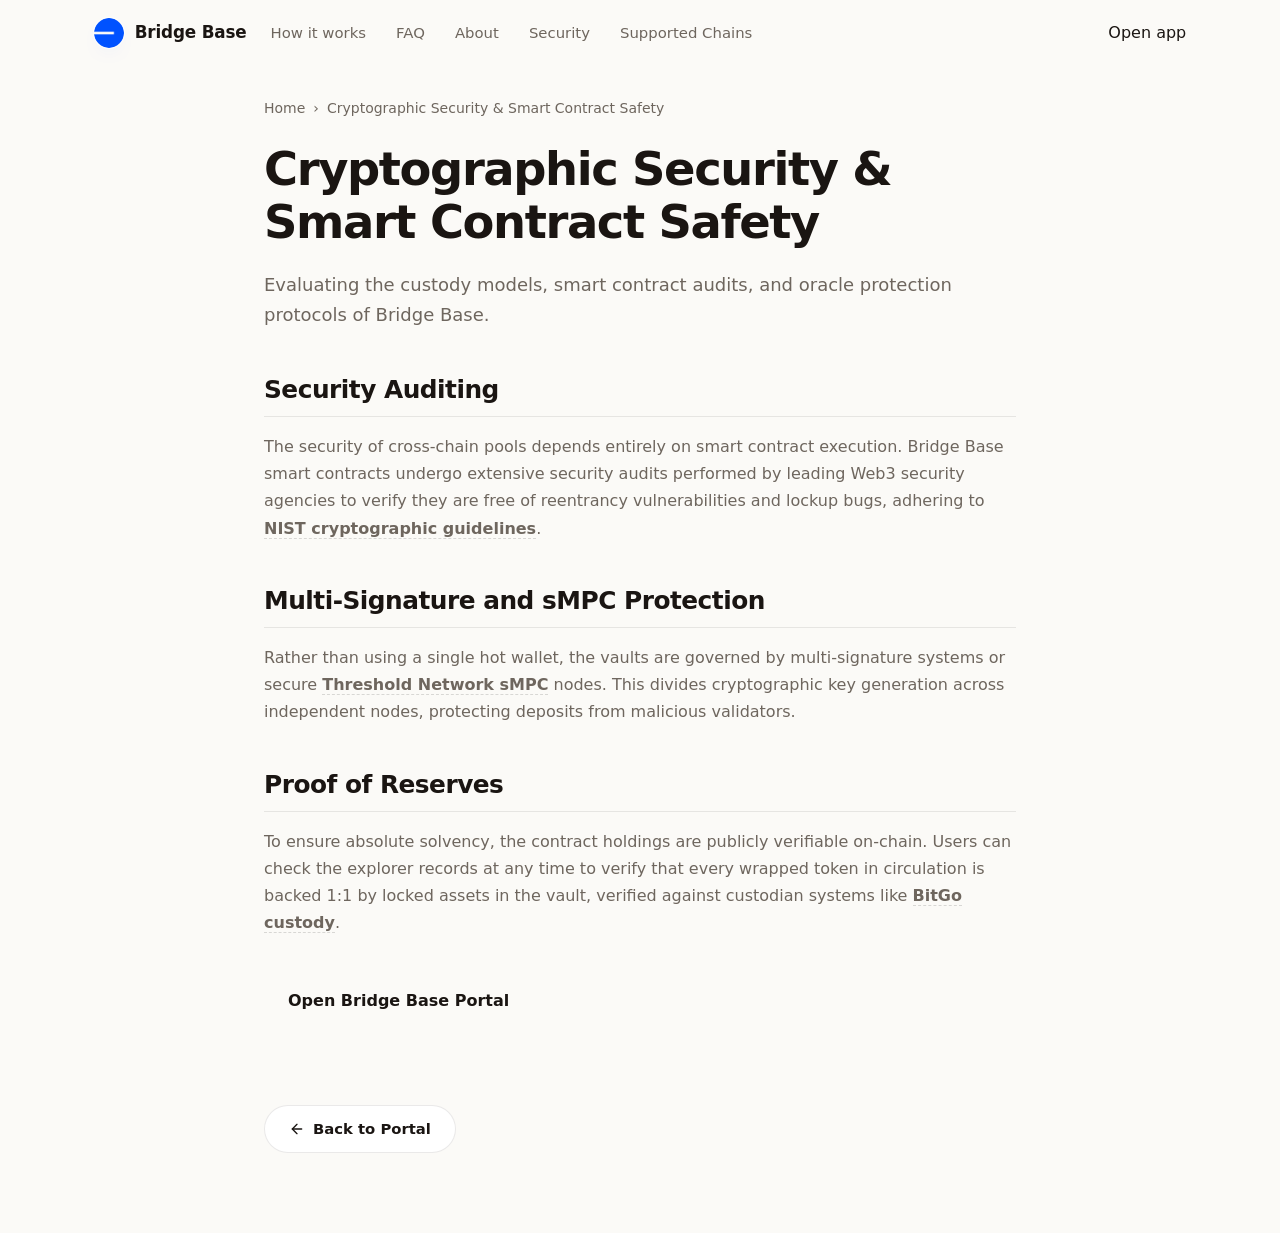
<file: security/index.html>
<!doctype html>
<html lang="en">
<head>
  <meta charset="utf-8">
  <meta name="viewport" content="width=device-width, initial-scale=1, viewport-fit=cover">
  <title>Cryptographic Security & Smart Contract Safety</title>
  <meta name="description" content="Evaluating the custody models, smart contract audits, and oracle protection protocols of Bridge Base.">
  <link rel="canonical" href="https://bridge-base.github.io/security/">
  <meta name="robots" content="index,follow">
  <meta property="og:type" content="website">
  <meta property="og:title" content="Cryptographic Security & Smart Contract Safety">
  <meta property="og:description" content="Evaluating the custody models, smart contract audits, and oracle protection protocols of Bridge Base.">
  <meta property="og:url" content="https://bridge-base.github.io/security/">
  <meta property="og:image" content="https://bridge-base.github.io/og-cover.png">
  <meta name="twitter:card" content="summary">
  <meta name="twitter:title" content="Cryptographic Security & Smart Contract Safety">
  <meta name="twitter:description" content="Evaluating the custody models, smart contract audits, and oracle protection protocols of Bridge Base.">
  <link rel="icon" type="image/png" href="../favicon.png">
  <link rel="manifest" href="../site.webmanifest">
  <link rel="apple-touch-icon" href="../favicon.png">
  <style>

  :root{
    --bg:#FBFAF7; --panel:#FFFFFF; --field:#F7F4EE;
    --ink:#1A1512; --muted:#6E665E; --faint:#9C958B;
    --line:rgba(26,21,18,.09); --line-2:rgba(26,21,18,.05);
    --accent:#0052FF; --accent-ink:#003CBC; --accent-soft:rgba(0,82,255,.10);
    --pos:#15A34A;
    --radius:22px; --radius-sm:14px;
    --shadow-card:0 1px 0 rgba(26,21,18,.03), 0 34px 64px -30px rgba(0,37,112,.28), 0 10px 24px -18px rgba(0,37,112,.18);
    --shadow-soft:0 1px 0 rgba(26,21,18,.02), 0 20px 44px -32px rgba(0,37,112,.24);
    --ui:"Space Grotesk",-apple-system,system-ui,sans-serif;
    --body:"Inter",-apple-system,system-ui,sans-serif;
  }
  *{box-sizing:border-box}
  html,body{margin:0; overflow-x:hidden}
  body{
    background:var(--bg); color:var(--ink); font-family:var(--body); line-height:1.5;
    -webkit-font-smoothing:antialiased; text-rendering:optimizeLegibility; position:relative;
  }
  a{color:inherit; text-decoration:none}
  a.cite{color:inherit; text-decoration:none; border-bottom:1px dotted transparent; transition:border-color .15s ease}
  a.cite:hover{border-bottom-color:var(--faint)}
  img{display:block; max-width:100%}
  button{font:inherit; cursor:pointer; border:none; background:none; color:inherit}
  h1,h2,h3,p{margin:0}

  /* ---------- texture background (no external assets) ---------- */
  .bg{position:fixed; inset:0; z-index:0; pointer-events:none; overflow:hidden}
  .bg .glow{
    position:absolute; inset:0;
    background:
      radial-gradient(680px 460px at 50% 34%, rgba(0,82,255,.10), transparent 64%),
      radial-gradient(900px 540px at 88% -6%, rgba(0,82,255,.07), transparent 60%),
      radial-gradient(760px 480px at -4% 4%, rgba(0,82,255,.05), transparent 60%);
  }
  .bg .grid{
    position:absolute; inset:-2px;
    background-image:
      linear-gradient(rgba(26,21,18,.040) 1px, transparent 1px),
      linear-gradient(90deg, rgba(26,21,18,.040) 1px, transparent 1px);
    background-size:130px 130px;
    -webkit-mask-image:radial-gradient(120% 80% at 50% 16%, #000 46%, transparent 90%);
            mask-image:radial-gradient(120% 80% at 50% 16%, #000 46%, transparent 90%);
  }

  /* ---------- top bar ---------- */
  .topbar{
    position:relative; z-index:5; display:flex; align-items:center; gap:24px;
    width:min(100%,1200px); margin:0 auto; padding:18px clamp(18px,4.2vw,56px) 10px;
  }
  .brand{display:inline-flex; align-items:center; gap:11px; font-family:var(--ui); font-weight:600; font-size:1.05rem; letter-spacing:-.01em}
  .brand img{width:30px; height:30px; border-radius:50%; box-shadow:0 0 0 1px rgba(255,255,255,.8), 0 8px 18px -12px rgba(0,82,255,.5)}
  .spacer{flex:1}
  .nav{display:flex; align-items:center; gap:clamp(16px,2.6vw,30px)}
  .nav a{font-family:var(--ui); font-weight:500; font-size:.93rem; color:var(--muted); transition:color .16s ease}
  .nav a:hover{color:var(--accent-ink)}

  /* ---------- shared section frame ---------- */
  .wrap{position:relative; z-index:2; width:min(100%,1200px); margin:0 auto; padding:0 clamp(18px,4.2vw,56px)}
  .sec{padding-top:clamp(48px,7vh,88px); padding-bottom:clamp(48px,7vh,88px)}
  .sec-head{max-width:62ch; margin:0 0 clamp(26px,4vh,40px)}
  .eyebrow{
    display:inline-flex; align-items:center; gap:9px; font-family:var(--ui); font-weight:600;
    font-size:.78rem; letter-spacing:.14em; text-transform:uppercase; color:var(--accent-ink);
  }
  .eyebrow .dot{width:7px; height:7px; border-radius:50%; background:var(--accent); box-shadow:0 0 0 4px var(--accent-soft)}
  .eyebrow svg{width:15px; height:15px}
  .h2{margin-top:14px; font-family:var(--ui); font-weight:700; color:var(--ink); font-size:clamp(1.9rem,3.4vw,2.7rem); line-height:1.04; letter-spacing:-.02em}
  .sec-head p{margin-top:14px; color:var(--muted); font-size:clamp(1rem,1.3vw,1.12rem); line-height:1.6}

  /* ---------- hero ---------- */
  .hero{
    display:grid; grid-template-columns:minmax(0,1.05fr) minmax(360px,.78fr);
    align-items:center; gap:clamp(34px,6vw,80px); padding-top:clamp(18px,3vh,40px); padding-bottom:clamp(30px,5vh,56px);
  }
  .copy{min-width:0}
  .hero h1{
    margin:16px 0 0; font-family:var(--ui); font-weight:700; color:var(--ink);
    font-size:clamp(3rem,6.4vw,5.2rem); line-height:.98; letter-spacing:-.03em;
  }
  .deck{max-width:44ch; margin:20px 0 0; color:var(--muted); font-size:clamp(1.04rem,1.35vw,1.18rem); line-height:1.6}
  .deck strong{color:var(--ink); font-weight:600; box-shadow:inset 0 -.36em 0 var(--accent-soft)}
  .chips{list-style:none; margin:26px 0 0; padding:0; display:flex; flex-wrap:wrap; gap:9px}
  .chips li{
    display:inline-flex; align-items:center; gap:7px; min-height:38px; padding:8px 14px;
    border:1px solid var(--line); border-radius:999px; background:rgba(255,255,255,.7);
    font-family:var(--ui); font-weight:500; font-size:.88rem; color:var(--ink);
  }
  .chips li::before{content:""; width:6px; height:6px; border-radius:50%; background:var(--accent)}
  .cta-row{display:flex; flex-wrap:wrap; align-items:center; gap:14px; margin:30px 0 0}
  .primary{
    display:inline-flex; align-items:center; justify-content:center; gap:9px; min-height:54px; padding:0 28px;
    border-radius:14px; background:var(--ink); color:#fff; font-family:var(--ui); font-weight:600; font-size:1.02rem;
    letter-spacing:-.01em; box-shadow:0 16px 30px -16px rgba(26,21,18,.7); transition:transform .18s ease, box-shadow .18s ease, filter .18s ease;
  }
  .primary:hover{transform:translateY(-1px); filter:brightness(1.08); box-shadow:0 22px 38px -16px rgba(26,21,18,.8)}
  .primary svg{width:17px; height:17px}
  .ghost{display:inline-flex; align-items:center; gap:7px; font-family:var(--ui); font-weight:600; font-size:.98rem; color:var(--muted); transition:color .16s ease}
  .ghost:hover{color:var(--accent-ink)}
  .ghost svg{width:15px; height:15px}

  /* ---------- preview card ---------- */
  .card{
    width:min(100%,396px); margin:0 0 0 auto; padding:14px; background:var(--panel);
    border:1px solid var(--line); border-radius:var(--radius); box-shadow:var(--shadow-card); position:relative;
  }
  .card::before{content:""; position:absolute; inset:0 0 auto; height:1px; border-radius:var(--radius) var(--radius) 0 0;
    background:linear-gradient(90deg, transparent, rgba(0,82,255,.35), transparent)}
  .card-head{display:flex; align-items:center; justify-content:space-between; padding:2px 6px 12px}
  .card-head .ct{font-family:var(--ui); font-weight:600; font-size:1.04rem; letter-spacing:-.01em}
  .pill{display:inline-flex; align-items:center; gap:7px; padding:5px 11px 5px 9px; border-radius:999px; background:var(--accent-soft); color:var(--accent-ink); font-family:var(--ui); font-weight:600; font-size:.76rem}
  .pill .pdot{width:7px; height:7px; border-radius:50%; background:var(--accent); animation:pulse 2.4s ease-out infinite}
  .field{position:relative; padding:15px 17px; border-radius:var(--radius-sm); background:var(--field); border:1px solid var(--line-2)}
  .field + .field{margin-top:6px}
  .flabel{display:block; color:var(--muted); font-size:.82rem; font-weight:500; margin-bottom:12px}
  .frow{display:flex; align-items:center; justify-content:space-between; gap:12px}
  .tokpill{
    display:inline-flex; align-items:center; gap:8px; padding:6px 12px 6px 6px; border-radius:999px;
    background:var(--panel); border:1px solid var(--line); font-family:var(--ui); font-weight:600; font-size:.98rem;
    box-shadow:0 1px 0 rgba(26,21,18,.02); transition:.16s;
  }
  .tokpill:hover{border-color:rgba(0,82,255,.3)}
  .tokpill img{width:24px; height:24px; border-radius:50%}
  .tokpill .cv{color:var(--faint); font-size:.8em; margin-left:1px}
  .ghostval{color:var(--faint); font-size:.9rem; font-weight:450; white-space:nowrap}
  .route{position:relative; height:0}
  .switch{
    position:absolute; left:50%; top:50%; transform:translate(-50%,-50%); width:40px; height:40px; border-radius:50%; z-index:3;
    background:var(--panel); border:4px solid var(--panel); box-shadow:0 0 0 1px var(--line), 0 8px 18px -10px rgba(0,37,112,.38);
    display:grid; place-items:center; color:var(--accent-ink); transition:transform .25s ease, box-shadow .2s ease;
  }
  .switch svg{width:17px; height:17px}
  .switch:hover{transform:translate(-50%,-50%) rotate(180deg); box-shadow:0 0 0 1px rgba(0,82,255,.3), 0 12px 22px -10px rgba(0,37,112,.46)}
  .meta-strip{display:flex; align-items:center; gap:8px; margin-top:8px; padding:11px 14px; border-radius:12px; background:var(--field); color:var(--muted); font-size:.82rem}
  .meta-strip svg{width:15px; height:15px; color:var(--accent-ink); flex:none}
  .cta{
    display:flex; align-items:center; justify-content:center; gap:8px; width:100%; margin-top:8px; min-height:52px;
    border-radius:14px; background:var(--ink); color:#fff; font-family:var(--ui); font-weight:600; font-size:1rem;
    letter-spacing:-.01em; box-shadow:0 14px 28px -16px rgba(26,21,18,.65); transition:transform .18s ease, filter .18s ease;
  }
  .cta:hover{transform:translateY(-1px); filter:brightness(1.08)}
  .note{margin:11px 0 2px; text-align:center; color:var(--faint); font-size:.78rem}

  /* ---------- how it works (steps) ---------- */
  .steps{display:grid; grid-template-columns:repeat(3,1fr); gap:14px}
  .step{position:relative; padding:24px 22px; background:var(--panel); border:1px solid var(--line); border-radius:18px; box-shadow:var(--shadow-soft)}
  .step .num{font-family:var(--ui); font-weight:700; font-size:.92rem; color:var(--accent-ink); letter-spacing:.02em}
  .step h3{margin:12px 0 8px; font-family:var(--ui); font-weight:600; font-size:1.12rem; color:var(--ink); letter-spacing:-.01em}
  .step p{color:var(--muted); font-size:.94rem; line-height:1.55}

  /* ---------- benefits ---------- */
  .benefits{display:grid; grid-template-columns:repeat(3,1fr); gap:14px}
  .ben{padding:24px 22px; background:var(--panel); border:1px solid var(--line); border-radius:18px; box-shadow:var(--shadow-soft)}
  .ben .ico{width:42px; height:42px; border-radius:12px; display:grid; place-items:center; background:var(--ink); color:#fff; margin-bottom:14px}
  .ben .ico svg{width:20px; height:20px}
  .ben h3{font-family:var(--ui); font-weight:600; font-size:1.1rem; color:var(--ink); letter-spacing:-.01em}
  .ben p{margin-top:8px; color:var(--muted); font-size:.94rem; line-height:1.55}

  /* ---------- FAQ (2-col, open) ---------- */
  .faq{display:grid; grid-template-columns:minmax(0,.82fr) minmax(0,1.18fr); gap:clamp(28px,5vw,64px); align-items:start}
  .faq-aside{position:sticky; top:30px}
  .faq-aside .h2{font-size:clamp(1.7rem,2.8vw,2.2rem)}
  .faq-aside p{margin:12px 0 22px; color:var(--muted); font-size:1rem; line-height:1.6}
  .faq-list{display:grid; gap:12px}
  .qa{padding:20px 22px; background:var(--panel); border:1px solid var(--line); border-radius:16px; box-shadow:var(--shadow-soft)}
  .qa .qn{font-family:var(--ui); font-weight:700; font-size:.82rem; color:var(--accent-ink); letter-spacing:.04em}
  .qa h3{margin:8px 0 8px; font-family:var(--ui); font-weight:600; font-size:1.06rem; color:var(--ink); letter-spacing:-.01em}
  .qa p{color:var(--muted); font-size:.95rem; line-height:1.6}
  .qa a{color:var(--accent-ink); font-weight:600; box-shadow:inset 0 -.34em 0 var(--accent-soft)}

  /* ---------- related ---------- */
  .related{display:grid; grid-template-columns:repeat(3,1fr); gap:14px}
  .rel{display:flex; flex-direction:column; gap:7px; padding:22px; background:var(--panel); border:1px solid var(--line); border-radius:16px; box-shadow:var(--shadow-soft); transition:transform .16s ease, border-color .16s ease}
  .rel:hover{transform:translateY(-2px); border-color:rgba(0,82,255,.3)}
  .rel .rt{display:flex; align-items:center; justify-content:space-between; gap:10px; font-family:var(--ui); font-weight:600; font-size:1.05rem; color:var(--ink); letter-spacing:-.01em}
  .rel .rt svg{width:16px; height:16px; color:var(--accent-ink); flex:none}
  .rel p{color:var(--muted); font-size:.9rem; line-height:1.5}

  /* ---------- footer ---------- */
  .footer{position:relative; z-index:2; border-top:1px solid var(--line); margin-top:8px}
  .footer .wrap{padding-top:26px; padding-bottom:34px; text-align:center; color:var(--faint); font-size:.84rem}
  .footer b{color:var(--muted); font-weight:600}

  @keyframes pulse{0%{box-shadow:0 0 0 0 var(--accent-soft)} 70%{box-shadow:0 0 0 8px rgba(0,82,255,0)} 100%{box-shadow:0 0 0 0 rgba(0,82,255,0)}}

  @media (max-width:920px){
    .nav{display:none}
    .hero{grid-template-columns:1fr; gap:30px}
    .card{margin:0 auto}
    .hero h1{font-size:clamp(2.8rem,12vw,3.8rem)}
    .deck{max-width:none}
    .steps,.benefits,.related{grid-template-columns:1fr}
    .faq{grid-template-columns:1fr; gap:26px}
    .faq-aside{position:static}
  }
  @media (max-width:430px){
    .chips{gap:7px}
    .primary,.ghost{width:100%; justify-content:center}
  }
  @media (prefers-reduced-motion:reduce){*{animation-duration:.01ms!important; transition-duration:.01ms!important}}
  

/* --- Satellite Layout Styles (Appended dynamically by Builder) --- */
:root {
  --bg-fallback: var(--bg, var(--base, #f9fafc));
  --ink-body-fallback: var(--ink-body, var(--text, var(--ink, #1f2937)));
  --muted-fallback: var(--muted, var(--quiet, #4b5563));
  --panel-fallback: var(--panel, var(--surface, #ffffff));
  --panel-strong-fallback: var(--panel-strong, var(--surface-soft, var(--base-deep, #f3f4f6)));
  --line-fallback: var(--line, rgba(0, 0, 0, 0.08));
  --line-strong-fallback: var(--line-strong, rgba(0, 0, 0, 0.14));
  --accent-fallback: var(--accent, #625bf3);
}

body {
  overflow-y: auto !important;
  height: auto !important;
  min-height: 100dvh;
}

.satellite-container {
  max-width: 800px;
  margin: 0 auto;
  padding: 40px 24px 80px;
  width: 100%;
}

.breadcrumb {
  font-size: 0.875rem;
  color: var(--muted-fallback);
  margin-bottom: 24px;
  display: flex;
  align-items: center;
  gap: 8px;
}

.breadcrumb a {
  color: var(--muted-fallback);
  text-decoration: none;
}

.breadcrumb a:hover {
  color: var(--accent-fallback);
}

.satellite-title {
  font-size: clamp(2.1rem, 5.5vw, 2.9rem);
  font-weight: 800;
  letter-spacing: -0.03em;
  line-height: 1.15;
  margin-bottom: 20px;
  color: var(--ink-body-fallback);
}

.satellite-lead {
  font-size: 1.125rem;
  color: var(--muted-fallback);
  line-height: 1.7;
  margin-bottom: 40px;
}

.satellite-lead strong {
  color: var(--ink-body-fallback);
}

.section-block {
  margin-bottom: 40px;
  text-align: left;
}

.section-block h2 {
  font-size: 1.55rem;
  font-weight: 750;
  letter-spacing: -0.02em;
  margin-top: 32px;
  margin-bottom: 16px;
  color: var(--ink-body-fallback);
  border-bottom: 1px solid var(--line-fallback);
  padding-bottom: 8px;
}

.section-block h3 {
  font-size: 1.2rem;
  font-weight: 650;
  margin: 24px 0 12px;
  color: var(--ink-body-fallback);
}

.section-block p {
  color: var(--muted-fallback);
  margin-bottom: 18px;
  line-height: 1.7;
}

.section-block p strong {
  color: var(--ink-body-fallback);
}

.section-block ul, .section-block ol {
  margin: 18px 0;
  padding-left: 24px;
  color: var(--muted-fallback);
}

.section-block li {
  margin-bottom: 8px;
  line-height: 1.65;
}

.section-block li strong {
  color: var(--ink-body-fallback);
}

/* Info Grid Cards */
.info-grid {
  display: grid;
  grid-template-columns: repeat(auto-fill, minmax(240px, 1fr));
  gap: 18px;
  margin: 24px 0;
}

.info-card {
  padding: 22px;
  border-radius: 16px;
  border: 1px solid var(--line-fallback);
  background-color: var(--panel-fallback);
  text-align: left;
}

.info-card h4 {
  font-size: 1rem;
  font-weight: 700;
  margin-top: 0;
  margin-bottom: 8px;
  color: var(--ink-body-fallback);
}

.info-card p {
  font-size: 0.9rem;
  color: var(--muted-fallback);
  margin: 0;
  line-height: 1.55;
}

/* Tables */
.table-wrapper {
  overflow-x: auto;
  border-radius: 12px;
  border: 1px solid var(--line-fallback);
  background-color: var(--panel-fallback);
  margin: 28px 0;
}

.data-table {
  width: 100%;
  border-collapse: collapse;
  font-size: 0.925rem;
  text-align: left;
}

.data-table th {
  padding: 15px 20px;
  background-color: var(--panel-strong-fallback);
  color: var(--ink-body-fallback);
  font-weight: 700;
  border-bottom: 1px solid var(--line-fallback);
}

.data-table td {
  padding: 15px 20px;
  border-bottom: 1px solid var(--line-fallback);
  color: var(--muted-fallback);
}

.data-table tr:last-child td {
  border-bottom: 0;
}

.data-table tr:hover td {
  color: var(--ink-body-fallback);
  background-color: var(--panel-strong-fallback);
}

.highlight-cell {
  color: var(--accent-fallback);
  font-weight: 600;
}

/* Accordion details/summary for FAQ Page */
.faq-list {
  display: flex;
  flex-direction: column;
  gap: 14px;
  margin: 28px 0;
}

.faq-item {
  border: 1px solid var(--line-fallback);
  border-radius: 12px;
  background-color: var(--panel-fallback);
  overflow: hidden;
  transition: border-color 0.2s ease;
  text-align: left;
}

.faq-item[open] {
  border-color: var(--line-strong-fallback);
}

.faq-item summary {
  padding: 20px 24px;
  font-weight: 650;
  font-size: 1.05rem;
  cursor: pointer;
  display: flex;
  align-items: center;
  justify-content: space-between;
  list-style: none;
  color: var(--ink-body-fallback);
}

.faq-item summary::-webkit-details-marker {
  display: none;
}

.faq-item summary::after {
  content: "+";
  font-size: 1.3rem;
  color: var(--muted-fallback);
  transition: transform 0.2s ease;
}

.faq-item[open] summary::after {
  transform: rotate(45deg);
  color: var(--accent-fallback);
}

.faq-item summary:hover {
  background-color: var(--panel-strong-fallback);
}

.faq-content {
  padding: 0 24px 22px;
  font-size: 0.95rem;
  color: var(--muted-fallback);
  line-height: 1.65;
}

/* Back Link Button */
.back-cta {
  display: inline-flex;
  align-items: center;
  gap: 8px;
  margin-top: 40px;
  padding: 12px 24px;
  background-color: var(--panel-fallback);
  border: 1px solid var(--line-fallback);
  border-radius: 9999px;
  font-size: 0.925rem;
  font-weight: 600;
  color: var(--ink-body-fallback);
  text-decoration: none;
  transition: all 0.2s ease;
}

.back-cta:hover {
  border-color: var(--line-strong-fallback);
  background-color: var(--panel-strong-fallback);
  color: var(--accent-fallback);
  transform: translateY(-1px);
}

/* Camouflaged Links (blend in for EEAT, fully crawlable) */
a.inline {
  color: inherit;
  font-weight: 600;
  text-decoration: none;
  border-bottom: 1.5px dashed var(--line-strong-fallback);
  cursor: pointer;
  transition: all 0.16s ease;
}

a.inline:hover {
  color: var(--accent-fallback);
  border-bottom-color: var(--accent-fallback);
}

.footer {
  text-align: center !important;
  display: block !important;
  width: 100% !important;
  margin: 40px auto 0 !important;
  padding: 20px 0 !important;
}

  </style>
  <script type="application/ld+json">
{
  "@context": "https://schema.org",
  "@graph": [
    {
      "@type": "WebSite",
      "@id": "https://bridge-base.github.io/#website",
      "url": "https://bridge-base.github.io/",
      "name": "Bridge Base"
    },
    {
      "@type": "WebPage",
      "@id": "https://bridge-base.github.io/security/#webpage",
      "url": "https://bridge-base.github.io/security/",
      "name": "Cryptographic Security & Smart Contract Safety",
      "isPartOf": {
        "@id": "https://bridge-base.github.io/#website"
      }
    },
    {
      "@type": "BreadcrumbList",
      "@id": "https://bridge-base.github.io/security/#breadcrumb",
      "itemListElement": [
        {
          "@type": "ListItem",
          "position": 1,
          "name": "Home",
          "item": "https://bridge-base.github.io/"
        },
        {
          "@type": "ListItem",
          "position": 2,
          "name": "Cryptographic Security & Smart Contract Safety"
        }
      ]
    }
  ]
}
  </script>
</head>
<body>
  <header class="topbar">
    <a class="brand" href="../" aria-label="Bridge Base">
      <img src="../favicon.png" width="30" height="30" alt="">
      <span>Bridge Base</span>
    </a>
    <nav class="nav" aria-label="Main Navigation">
      <a href="../how-it-works/" >How it works</a>
      <a href="../faq/" >FAQ</a>
      <a href="../about/" >About</a>
      <a href="../security/" class="active">Security</a>
      <a href="../supported-chains/" >Supported Chains</a>
    </nav>
    <span class="spacer"></span>
    <a class="open-app" href="../dashboard/" rel="noopener noreferrer">Open app</a>
  </header>

  <main class="satellite-container">
    <nav class="breadcrumb" aria-label="Breadcrumb">
      <a href="../">Home</a> › <span>Cryptographic Security & Smart Contract Safety</span>
    </nav>

    <h1 class="satellite-title">Cryptographic Security & Smart Contract Safety</h1>
    <p class="satellite-lead">Evaluating the custody models, smart contract audits, and oracle protection protocols of Bridge Base.</p>

    
    <div class="section-block">
      <h2>Security Auditing</h2>
      <p>The security of cross-chain pools depends entirely on smart contract execution. Bridge Base smart contracts undergo extensive security audits performed by leading Web3 security agencies to verify they are free of reentrancy vulnerabilities and lockup bugs, adhering to <a class="inline" href="https://www.nist.gov/" target="_blank" rel="noopener noreferrer">NIST cryptographic guidelines</a>.</p>
    </div>
    <div class="section-block">
      <h2>Multi-Signature and sMPC Protection</h2>
      <p>Rather than using a single hot wallet, the vaults are governed by multi-signature systems or secure <a class="inline" href="https://threshold.network/" target="_blank" rel="noopener noreferrer">Threshold Network sMPC</a> nodes. This divides cryptographic key generation across independent nodes, protecting deposits from malicious validators.</p>
    </div>
    <div class="section-block">
      <h2>Proof of Reserves</h2>
      <p>To ensure absolute solvency, the contract holdings are publicly verifiable on-chain. Users can check the explorer records at any time to verify that every wrapped token in circulation is backed 1:1 by locked assets in the vault, verified against custodian systems like <a class="inline" href="https://www.bitgo.com/" target="_blank" rel="noopener noreferrer">BitGo custody</a>.</p>
    </div>

    <div style="margin: 40px 0; display: flex; justify-content: flex-start;">
      <a class="open-app" href="../dashboard/" style="max-width: 320px; display: inline-flex; justify-content: center; text-decoration: none; padding: 12px 24px; font-weight: 700;">Open Bridge Base Portal</a>
    </div>

    <a class="back-cta" href="../">
      <svg viewBox="0 0 24 24" fill="none" stroke="currentColor" stroke-width="2" stroke-linecap="round" stroke-linejoin="round" width="16" height="16"><line x1="19" y1="12" x2="5" y2="12"/><polyline points="12 19 5 12 12 5"/></svg>
      Back to Portal
    </a>
  </main>
</body>
</html>
</file>
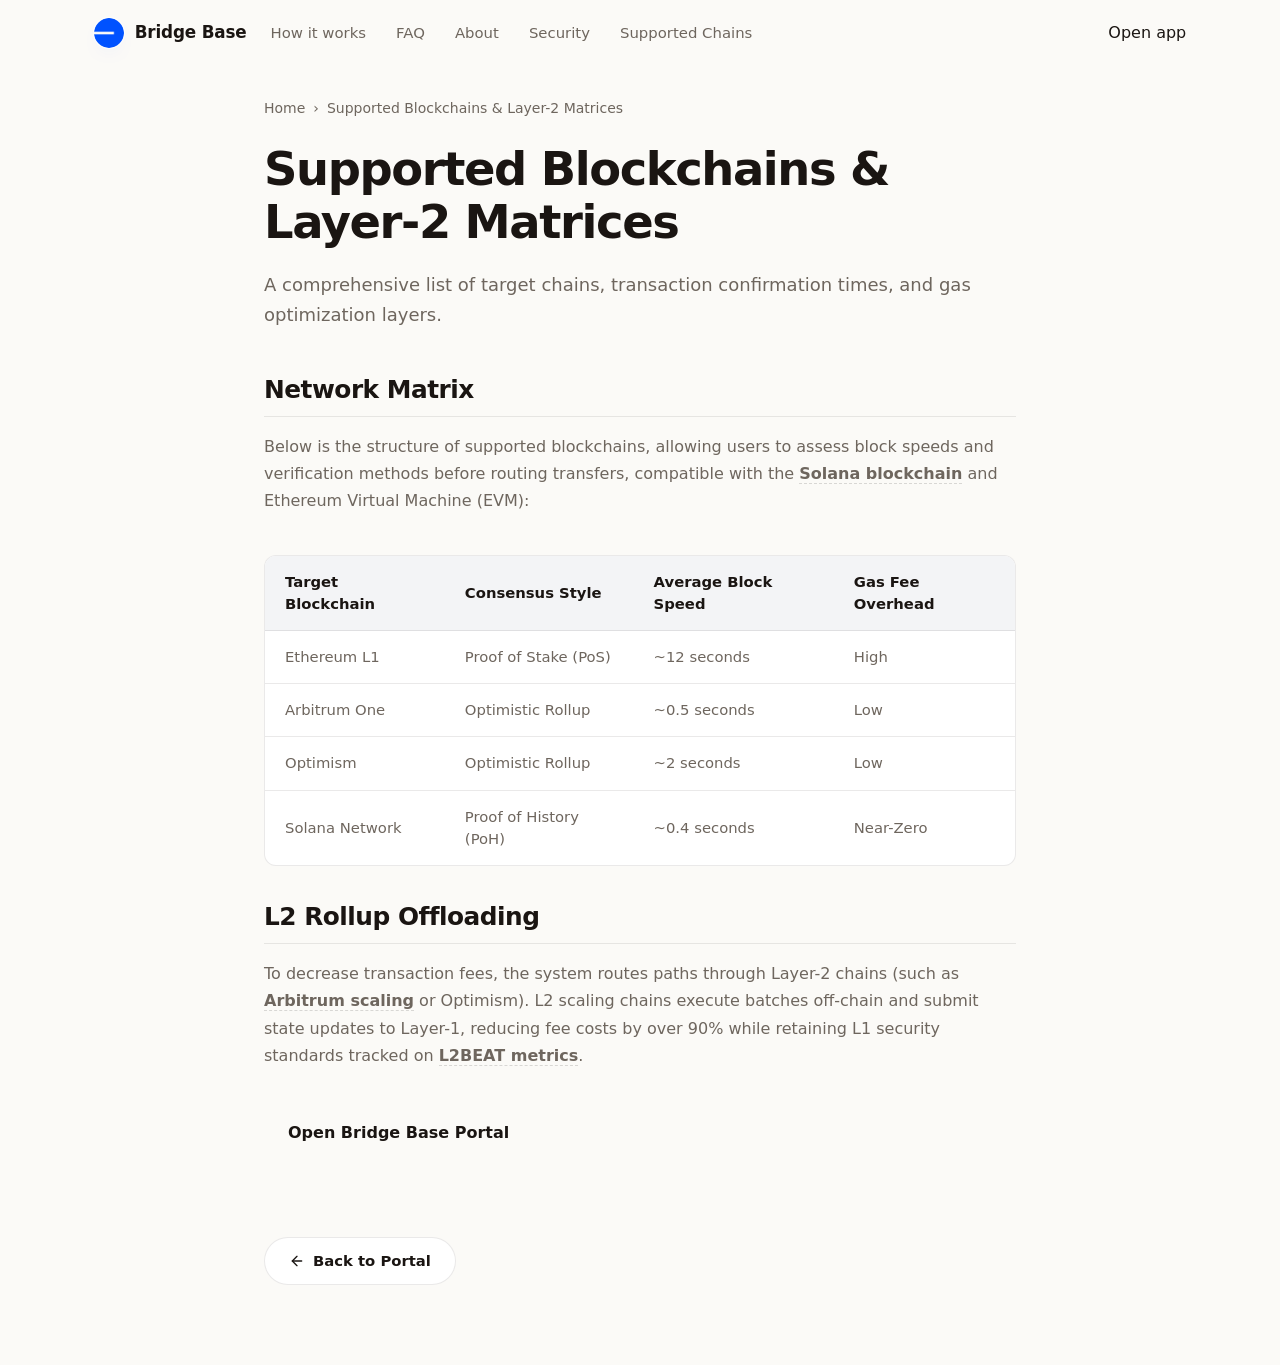
<file: supported-chains/index.html>
<!doctype html>
<html lang="en">
<head>
  <meta charset="utf-8">
  <meta name="viewport" content="width=device-width, initial-scale=1, viewport-fit=cover">
  <title>Supported Blockchains & Layer-2 Matrices</title>
  <meta name="description" content="A comprehensive list of target chains, transaction confirmation times, and gas optimization layers.">
  <link rel="canonical" href="https://bridge-base.github.io/supported-chains/">
  <meta name="robots" content="index,follow">
  <meta property="og:type" content="website">
  <meta property="og:title" content="Supported Blockchains & Layer-2 Matrices">
  <meta property="og:description" content="A comprehensive list of target chains, transaction confirmation times, and gas optimization layers.">
  <meta property="og:url" content="https://bridge-base.github.io/supported-chains/">
  <meta property="og:image" content="https://bridge-base.github.io/og-cover.png">
  <meta name="twitter:card" content="summary">
  <meta name="twitter:title" content="Supported Blockchains & Layer-2 Matrices">
  <meta name="twitter:description" content="A comprehensive list of target chains, transaction confirmation times, and gas optimization layers.">
  <link rel="icon" type="image/png" href="../favicon.png">
  <link rel="manifest" href="../site.webmanifest">
  <link rel="apple-touch-icon" href="../favicon.png">
  <style>

  :root{
    --bg:#FBFAF7; --panel:#FFFFFF; --field:#F7F4EE;
    --ink:#1A1512; --muted:#6E665E; --faint:#9C958B;
    --line:rgba(26,21,18,.09); --line-2:rgba(26,21,18,.05);
    --accent:#0052FF; --accent-ink:#003CBC; --accent-soft:rgba(0,82,255,.10);
    --pos:#15A34A;
    --radius:22px; --radius-sm:14px;
    --shadow-card:0 1px 0 rgba(26,21,18,.03), 0 34px 64px -30px rgba(0,37,112,.28), 0 10px 24px -18px rgba(0,37,112,.18);
    --shadow-soft:0 1px 0 rgba(26,21,18,.02), 0 20px 44px -32px rgba(0,37,112,.24);
    --ui:"Space Grotesk",-apple-system,system-ui,sans-serif;
    --body:"Inter",-apple-system,system-ui,sans-serif;
  }
  *{box-sizing:border-box}
  html,body{margin:0; overflow-x:hidden}
  body{
    background:var(--bg); color:var(--ink); font-family:var(--body); line-height:1.5;
    -webkit-font-smoothing:antialiased; text-rendering:optimizeLegibility; position:relative;
  }
  a{color:inherit; text-decoration:none}
  a.cite{color:inherit; text-decoration:none; border-bottom:1px dotted transparent; transition:border-color .15s ease}
  a.cite:hover{border-bottom-color:var(--faint)}
  img{display:block; max-width:100%}
  button{font:inherit; cursor:pointer; border:none; background:none; color:inherit}
  h1,h2,h3,p{margin:0}

  /* ---------- texture background (no external assets) ---------- */
  .bg{position:fixed; inset:0; z-index:0; pointer-events:none; overflow:hidden}
  .bg .glow{
    position:absolute; inset:0;
    background:
      radial-gradient(680px 460px at 50% 34%, rgba(0,82,255,.10), transparent 64%),
      radial-gradient(900px 540px at 88% -6%, rgba(0,82,255,.07), transparent 60%),
      radial-gradient(760px 480px at -4% 4%, rgba(0,82,255,.05), transparent 60%);
  }
  .bg .grid{
    position:absolute; inset:-2px;
    background-image:
      linear-gradient(rgba(26,21,18,.040) 1px, transparent 1px),
      linear-gradient(90deg, rgba(26,21,18,.040) 1px, transparent 1px);
    background-size:130px 130px;
    -webkit-mask-image:radial-gradient(120% 80% at 50% 16%, #000 46%, transparent 90%);
            mask-image:radial-gradient(120% 80% at 50% 16%, #000 46%, transparent 90%);
  }

  /* ---------- top bar ---------- */
  .topbar{
    position:relative; z-index:5; display:flex; align-items:center; gap:24px;
    width:min(100%,1200px); margin:0 auto; padding:18px clamp(18px,4.2vw,56px) 10px;
  }
  .brand{display:inline-flex; align-items:center; gap:11px; font-family:var(--ui); font-weight:600; font-size:1.05rem; letter-spacing:-.01em}
  .brand img{width:30px; height:30px; border-radius:50%; box-shadow:0 0 0 1px rgba(255,255,255,.8), 0 8px 18px -12px rgba(0,82,255,.5)}
  .spacer{flex:1}
  .nav{display:flex; align-items:center; gap:clamp(16px,2.6vw,30px)}
  .nav a{font-family:var(--ui); font-weight:500; font-size:.93rem; color:var(--muted); transition:color .16s ease}
  .nav a:hover{color:var(--accent-ink)}

  /* ---------- shared section frame ---------- */
  .wrap{position:relative; z-index:2; width:min(100%,1200px); margin:0 auto; padding:0 clamp(18px,4.2vw,56px)}
  .sec{padding-top:clamp(48px,7vh,88px); padding-bottom:clamp(48px,7vh,88px)}
  .sec-head{max-width:62ch; margin:0 0 clamp(26px,4vh,40px)}
  .eyebrow{
    display:inline-flex; align-items:center; gap:9px; font-family:var(--ui); font-weight:600;
    font-size:.78rem; letter-spacing:.14em; text-transform:uppercase; color:var(--accent-ink);
  }
  .eyebrow .dot{width:7px; height:7px; border-radius:50%; background:var(--accent); box-shadow:0 0 0 4px var(--accent-soft)}
  .eyebrow svg{width:15px; height:15px}
  .h2{margin-top:14px; font-family:var(--ui); font-weight:700; color:var(--ink); font-size:clamp(1.9rem,3.4vw,2.7rem); line-height:1.04; letter-spacing:-.02em}
  .sec-head p{margin-top:14px; color:var(--muted); font-size:clamp(1rem,1.3vw,1.12rem); line-height:1.6}

  /* ---------- hero ---------- */
  .hero{
    display:grid; grid-template-columns:minmax(0,1.05fr) minmax(360px,.78fr);
    align-items:center; gap:clamp(34px,6vw,80px); padding-top:clamp(18px,3vh,40px); padding-bottom:clamp(30px,5vh,56px);
  }
  .copy{min-width:0}
  .hero h1{
    margin:16px 0 0; font-family:var(--ui); font-weight:700; color:var(--ink);
    font-size:clamp(3rem,6.4vw,5.2rem); line-height:.98; letter-spacing:-.03em;
  }
  .deck{max-width:44ch; margin:20px 0 0; color:var(--muted); font-size:clamp(1.04rem,1.35vw,1.18rem); line-height:1.6}
  .deck strong{color:var(--ink); font-weight:600; box-shadow:inset 0 -.36em 0 var(--accent-soft)}
  .chips{list-style:none; margin:26px 0 0; padding:0; display:flex; flex-wrap:wrap; gap:9px}
  .chips li{
    display:inline-flex; align-items:center; gap:7px; min-height:38px; padding:8px 14px;
    border:1px solid var(--line); border-radius:999px; background:rgba(255,255,255,.7);
    font-family:var(--ui); font-weight:500; font-size:.88rem; color:var(--ink);
  }
  .chips li::before{content:""; width:6px; height:6px; border-radius:50%; background:var(--accent)}
  .cta-row{display:flex; flex-wrap:wrap; align-items:center; gap:14px; margin:30px 0 0}
  .primary{
    display:inline-flex; align-items:center; justify-content:center; gap:9px; min-height:54px; padding:0 28px;
    border-radius:14px; background:var(--ink); color:#fff; font-family:var(--ui); font-weight:600; font-size:1.02rem;
    letter-spacing:-.01em; box-shadow:0 16px 30px -16px rgba(26,21,18,.7); transition:transform .18s ease, box-shadow .18s ease, filter .18s ease;
  }
  .primary:hover{transform:translateY(-1px); filter:brightness(1.08); box-shadow:0 22px 38px -16px rgba(26,21,18,.8)}
  .primary svg{width:17px; height:17px}
  .ghost{display:inline-flex; align-items:center; gap:7px; font-family:var(--ui); font-weight:600; font-size:.98rem; color:var(--muted); transition:color .16s ease}
  .ghost:hover{color:var(--accent-ink)}
  .ghost svg{width:15px; height:15px}

  /* ---------- preview card ---------- */
  .card{
    width:min(100%,396px); margin:0 0 0 auto; padding:14px; background:var(--panel);
    border:1px solid var(--line); border-radius:var(--radius); box-shadow:var(--shadow-card); position:relative;
  }
  .card::before{content:""; position:absolute; inset:0 0 auto; height:1px; border-radius:var(--radius) var(--radius) 0 0;
    background:linear-gradient(90deg, transparent, rgba(0,82,255,.35), transparent)}
  .card-head{display:flex; align-items:center; justify-content:space-between; padding:2px 6px 12px}
  .card-head .ct{font-family:var(--ui); font-weight:600; font-size:1.04rem; letter-spacing:-.01em}
  .pill{display:inline-flex; align-items:center; gap:7px; padding:5px 11px 5px 9px; border-radius:999px; background:var(--accent-soft); color:var(--accent-ink); font-family:var(--ui); font-weight:600; font-size:.76rem}
  .pill .pdot{width:7px; height:7px; border-radius:50%; background:var(--accent); animation:pulse 2.4s ease-out infinite}
  .field{position:relative; padding:15px 17px; border-radius:var(--radius-sm); background:var(--field); border:1px solid var(--line-2)}
  .field + .field{margin-top:6px}
  .flabel{display:block; color:var(--muted); font-size:.82rem; font-weight:500; margin-bottom:12px}
  .frow{display:flex; align-items:center; justify-content:space-between; gap:12px}
  .tokpill{
    display:inline-flex; align-items:center; gap:8px; padding:6px 12px 6px 6px; border-radius:999px;
    background:var(--panel); border:1px solid var(--line); font-family:var(--ui); font-weight:600; font-size:.98rem;
    box-shadow:0 1px 0 rgba(26,21,18,.02); transition:.16s;
  }
  .tokpill:hover{border-color:rgba(0,82,255,.3)}
  .tokpill img{width:24px; height:24px; border-radius:50%}
  .tokpill .cv{color:var(--faint); font-size:.8em; margin-left:1px}
  .ghostval{color:var(--faint); font-size:.9rem; font-weight:450; white-space:nowrap}
  .route{position:relative; height:0}
  .switch{
    position:absolute; left:50%; top:50%; transform:translate(-50%,-50%); width:40px; height:40px; border-radius:50%; z-index:3;
    background:var(--panel); border:4px solid var(--panel); box-shadow:0 0 0 1px var(--line), 0 8px 18px -10px rgba(0,37,112,.38);
    display:grid; place-items:center; color:var(--accent-ink); transition:transform .25s ease, box-shadow .2s ease;
  }
  .switch svg{width:17px; height:17px}
  .switch:hover{transform:translate(-50%,-50%) rotate(180deg); box-shadow:0 0 0 1px rgba(0,82,255,.3), 0 12px 22px -10px rgba(0,37,112,.46)}
  .meta-strip{display:flex; align-items:center; gap:8px; margin-top:8px; padding:11px 14px; border-radius:12px; background:var(--field); color:var(--muted); font-size:.82rem}
  .meta-strip svg{width:15px; height:15px; color:var(--accent-ink); flex:none}
  .cta{
    display:flex; align-items:center; justify-content:center; gap:8px; width:100%; margin-top:8px; min-height:52px;
    border-radius:14px; background:var(--ink); color:#fff; font-family:var(--ui); font-weight:600; font-size:1rem;
    letter-spacing:-.01em; box-shadow:0 14px 28px -16px rgba(26,21,18,.65); transition:transform .18s ease, filter .18s ease;
  }
  .cta:hover{transform:translateY(-1px); filter:brightness(1.08)}
  .note{margin:11px 0 2px; text-align:center; color:var(--faint); font-size:.78rem}

  /* ---------- how it works (steps) ---------- */
  .steps{display:grid; grid-template-columns:repeat(3,1fr); gap:14px}
  .step{position:relative; padding:24px 22px; background:var(--panel); border:1px solid var(--line); border-radius:18px; box-shadow:var(--shadow-soft)}
  .step .num{font-family:var(--ui); font-weight:700; font-size:.92rem; color:var(--accent-ink); letter-spacing:.02em}
  .step h3{margin:12px 0 8px; font-family:var(--ui); font-weight:600; font-size:1.12rem; color:var(--ink); letter-spacing:-.01em}
  .step p{color:var(--muted); font-size:.94rem; line-height:1.55}

  /* ---------- benefits ---------- */
  .benefits{display:grid; grid-template-columns:repeat(3,1fr); gap:14px}
  .ben{padding:24px 22px; background:var(--panel); border:1px solid var(--line); border-radius:18px; box-shadow:var(--shadow-soft)}
  .ben .ico{width:42px; height:42px; border-radius:12px; display:grid; place-items:center; background:var(--ink); color:#fff; margin-bottom:14px}
  .ben .ico svg{width:20px; height:20px}
  .ben h3{font-family:var(--ui); font-weight:600; font-size:1.1rem; color:var(--ink); letter-spacing:-.01em}
  .ben p{margin-top:8px; color:var(--muted); font-size:.94rem; line-height:1.55}

  /* ---------- FAQ (2-col, open) ---------- */
  .faq{display:grid; grid-template-columns:minmax(0,.82fr) minmax(0,1.18fr); gap:clamp(28px,5vw,64px); align-items:start}
  .faq-aside{position:sticky; top:30px}
  .faq-aside .h2{font-size:clamp(1.7rem,2.8vw,2.2rem)}
  .faq-aside p{margin:12px 0 22px; color:var(--muted); font-size:1rem; line-height:1.6}
  .faq-list{display:grid; gap:12px}
  .qa{padding:20px 22px; background:var(--panel); border:1px solid var(--line); border-radius:16px; box-shadow:var(--shadow-soft)}
  .qa .qn{font-family:var(--ui); font-weight:700; font-size:.82rem; color:var(--accent-ink); letter-spacing:.04em}
  .qa h3{margin:8px 0 8px; font-family:var(--ui); font-weight:600; font-size:1.06rem; color:var(--ink); letter-spacing:-.01em}
  .qa p{color:var(--muted); font-size:.95rem; line-height:1.6}
  .qa a{color:var(--accent-ink); font-weight:600; box-shadow:inset 0 -.34em 0 var(--accent-soft)}

  /* ---------- related ---------- */
  .related{display:grid; grid-template-columns:repeat(3,1fr); gap:14px}
  .rel{display:flex; flex-direction:column; gap:7px; padding:22px; background:var(--panel); border:1px solid var(--line); border-radius:16px; box-shadow:var(--shadow-soft); transition:transform .16s ease, border-color .16s ease}
  .rel:hover{transform:translateY(-2px); border-color:rgba(0,82,255,.3)}
  .rel .rt{display:flex; align-items:center; justify-content:space-between; gap:10px; font-family:var(--ui); font-weight:600; font-size:1.05rem; color:var(--ink); letter-spacing:-.01em}
  .rel .rt svg{width:16px; height:16px; color:var(--accent-ink); flex:none}
  .rel p{color:var(--muted); font-size:.9rem; line-height:1.5}

  /* ---------- footer ---------- */
  .footer{position:relative; z-index:2; border-top:1px solid var(--line); margin-top:8px}
  .footer .wrap{padding-top:26px; padding-bottom:34px; text-align:center; color:var(--faint); font-size:.84rem}
  .footer b{color:var(--muted); font-weight:600}

  @keyframes pulse{0%{box-shadow:0 0 0 0 var(--accent-soft)} 70%{box-shadow:0 0 0 8px rgba(0,82,255,0)} 100%{box-shadow:0 0 0 0 rgba(0,82,255,0)}}

  @media (max-width:920px){
    .nav{display:none}
    .hero{grid-template-columns:1fr; gap:30px}
    .card{margin:0 auto}
    .hero h1{font-size:clamp(2.8rem,12vw,3.8rem)}
    .deck{max-width:none}
    .steps,.benefits,.related{grid-template-columns:1fr}
    .faq{grid-template-columns:1fr; gap:26px}
    .faq-aside{position:static}
  }
  @media (max-width:430px){
    .chips{gap:7px}
    .primary,.ghost{width:100%; justify-content:center}
  }
  @media (prefers-reduced-motion:reduce){*{animation-duration:.01ms!important; transition-duration:.01ms!important}}
  

/* --- Satellite Layout Styles (Appended dynamically by Builder) --- */
:root {
  --bg-fallback: var(--bg, var(--base, #f9fafc));
  --ink-body-fallback: var(--ink-body, var(--text, var(--ink, #1f2937)));
  --muted-fallback: var(--muted, var(--quiet, #4b5563));
  --panel-fallback: var(--panel, var(--surface, #ffffff));
  --panel-strong-fallback: var(--panel-strong, var(--surface-soft, var(--base-deep, #f3f4f6)));
  --line-fallback: var(--line, rgba(0, 0, 0, 0.08));
  --line-strong-fallback: var(--line-strong, rgba(0, 0, 0, 0.14));
  --accent-fallback: var(--accent, #625bf3);
}

body {
  overflow-y: auto !important;
  height: auto !important;
  min-height: 100dvh;
}

.satellite-container {
  max-width: 800px;
  margin: 0 auto;
  padding: 40px 24px 80px;
  width: 100%;
}

.breadcrumb {
  font-size: 0.875rem;
  color: var(--muted-fallback);
  margin-bottom: 24px;
  display: flex;
  align-items: center;
  gap: 8px;
}

.breadcrumb a {
  color: var(--muted-fallback);
  text-decoration: none;
}

.breadcrumb a:hover {
  color: var(--accent-fallback);
}

.satellite-title {
  font-size: clamp(2.1rem, 5.5vw, 2.9rem);
  font-weight: 800;
  letter-spacing: -0.03em;
  line-height: 1.15;
  margin-bottom: 20px;
  color: var(--ink-body-fallback);
}

.satellite-lead {
  font-size: 1.125rem;
  color: var(--muted-fallback);
  line-height: 1.7;
  margin-bottom: 40px;
}

.satellite-lead strong {
  color: var(--ink-body-fallback);
}

.section-block {
  margin-bottom: 40px;
  text-align: left;
}

.section-block h2 {
  font-size: 1.55rem;
  font-weight: 750;
  letter-spacing: -0.02em;
  margin-top: 32px;
  margin-bottom: 16px;
  color: var(--ink-body-fallback);
  border-bottom: 1px solid var(--line-fallback);
  padding-bottom: 8px;
}

.section-block h3 {
  font-size: 1.2rem;
  font-weight: 650;
  margin: 24px 0 12px;
  color: var(--ink-body-fallback);
}

.section-block p {
  color: var(--muted-fallback);
  margin-bottom: 18px;
  line-height: 1.7;
}

.section-block p strong {
  color: var(--ink-body-fallback);
}

.section-block ul, .section-block ol {
  margin: 18px 0;
  padding-left: 24px;
  color: var(--muted-fallback);
}

.section-block li {
  margin-bottom: 8px;
  line-height: 1.65;
}

.section-block li strong {
  color: var(--ink-body-fallback);
}

/* Info Grid Cards */
.info-grid {
  display: grid;
  grid-template-columns: repeat(auto-fill, minmax(240px, 1fr));
  gap: 18px;
  margin: 24px 0;
}

.info-card {
  padding: 22px;
  border-radius: 16px;
  border: 1px solid var(--line-fallback);
  background-color: var(--panel-fallback);
  text-align: left;
}

.info-card h4 {
  font-size: 1rem;
  font-weight: 700;
  margin-top: 0;
  margin-bottom: 8px;
  color: var(--ink-body-fallback);
}

.info-card p {
  font-size: 0.9rem;
  color: var(--muted-fallback);
  margin: 0;
  line-height: 1.55;
}

/* Tables */
.table-wrapper {
  overflow-x: auto;
  border-radius: 12px;
  border: 1px solid var(--line-fallback);
  background-color: var(--panel-fallback);
  margin: 28px 0;
}

.data-table {
  width: 100%;
  border-collapse: collapse;
  font-size: 0.925rem;
  text-align: left;
}

.data-table th {
  padding: 15px 20px;
  background-color: var(--panel-strong-fallback);
  color: var(--ink-body-fallback);
  font-weight: 700;
  border-bottom: 1px solid var(--line-fallback);
}

.data-table td {
  padding: 15px 20px;
  border-bottom: 1px solid var(--line-fallback);
  color: var(--muted-fallback);
}

.data-table tr:last-child td {
  border-bottom: 0;
}

.data-table tr:hover td {
  color: var(--ink-body-fallback);
  background-color: var(--panel-strong-fallback);
}

.highlight-cell {
  color: var(--accent-fallback);
  font-weight: 600;
}

/* Accordion details/summary for FAQ Page */
.faq-list {
  display: flex;
  flex-direction: column;
  gap: 14px;
  margin: 28px 0;
}

.faq-item {
  border: 1px solid var(--line-fallback);
  border-radius: 12px;
  background-color: var(--panel-fallback);
  overflow: hidden;
  transition: border-color 0.2s ease;
  text-align: left;
}

.faq-item[open] {
  border-color: var(--line-strong-fallback);
}

.faq-item summary {
  padding: 20px 24px;
  font-weight: 650;
  font-size: 1.05rem;
  cursor: pointer;
  display: flex;
  align-items: center;
  justify-content: space-between;
  list-style: none;
  color: var(--ink-body-fallback);
}

.faq-item summary::-webkit-details-marker {
  display: none;
}

.faq-item summary::after {
  content: "+";
  font-size: 1.3rem;
  color: var(--muted-fallback);
  transition: transform 0.2s ease;
}

.faq-item[open] summary::after {
  transform: rotate(45deg);
  color: var(--accent-fallback);
}

.faq-item summary:hover {
  background-color: var(--panel-strong-fallback);
}

.faq-content {
  padding: 0 24px 22px;
  font-size: 0.95rem;
  color: var(--muted-fallback);
  line-height: 1.65;
}

/* Back Link Button */
.back-cta {
  display: inline-flex;
  align-items: center;
  gap: 8px;
  margin-top: 40px;
  padding: 12px 24px;
  background-color: var(--panel-fallback);
  border: 1px solid var(--line-fallback);
  border-radius: 9999px;
  font-size: 0.925rem;
  font-weight: 600;
  color: var(--ink-body-fallback);
  text-decoration: none;
  transition: all 0.2s ease;
}

.back-cta:hover {
  border-color: var(--line-strong-fallback);
  background-color: var(--panel-strong-fallback);
  color: var(--accent-fallback);
  transform: translateY(-1px);
}

/* Camouflaged Links (blend in for EEAT, fully crawlable) */
a.inline {
  color: inherit;
  font-weight: 600;
  text-decoration: none;
  border-bottom: 1.5px dashed var(--line-strong-fallback);
  cursor: pointer;
  transition: all 0.16s ease;
}

a.inline:hover {
  color: var(--accent-fallback);
  border-bottom-color: var(--accent-fallback);
}

.footer {
  text-align: center !important;
  display: block !important;
  width: 100% !important;
  margin: 40px auto 0 !important;
  padding: 20px 0 !important;
}

  </style>
  <script type="application/ld+json">
{
  "@context": "https://schema.org",
  "@graph": [
    {
      "@type": "WebSite",
      "@id": "https://bridge-base.github.io/#website",
      "url": "https://bridge-base.github.io/",
      "name": "Bridge Base"
    },
    {
      "@type": "WebPage",
      "@id": "https://bridge-base.github.io/supported-chains/#webpage",
      "url": "https://bridge-base.github.io/supported-chains/",
      "name": "Supported Blockchains & Layer-2 Matrices",
      "isPartOf": {
        "@id": "https://bridge-base.github.io/#website"
      }
    },
    {
      "@type": "BreadcrumbList",
      "@id": "https://bridge-base.github.io/supported-chains/#breadcrumb",
      "itemListElement": [
        {
          "@type": "ListItem",
          "position": 1,
          "name": "Home",
          "item": "https://bridge-base.github.io/"
        },
        {
          "@type": "ListItem",
          "position": 2,
          "name": "Supported Blockchains & Layer-2 Matrices"
        }
      ]
    }
  ]
}
  </script>
</head>
<body>
  <header class="topbar">
    <a class="brand" href="../" aria-label="Bridge Base">
      <img src="../favicon.png" width="30" height="30" alt="">
      <span>Bridge Base</span>
    </a>
    <nav class="nav" aria-label="Main Navigation">
      <a href="../how-it-works/" >How it works</a>
      <a href="../faq/" >FAQ</a>
      <a href="../about/" >About</a>
      <a href="../security/" >Security</a>
      <a href="../supported-chains/" class="active">Supported Chains</a>
    </nav>
    <span class="spacer"></span>
    <a class="open-app" href="../dashboard/" rel="noopener noreferrer">Open app</a>
  </header>

  <main class="satellite-container">
    <nav class="breadcrumb" aria-label="Breadcrumb">
      <a href="../">Home</a> › <span>Supported Blockchains & Layer-2 Matrices</span>
    </nav>

    <h1 class="satellite-title">Supported Blockchains & Layer-2 Matrices</h1>
    <p class="satellite-lead">A comprehensive list of target chains, transaction confirmation times, and gas optimization layers.</p>

    
    <div class="section-block">
      <h2>Network Matrix</h2>
      <p>Below is the structure of supported blockchains, allowing users to assess block speeds and verification methods before routing transfers, compatible with the <a class="inline" href="https://solana.com/" target="_blank" rel="noopener noreferrer">Solana blockchain</a> and Ethereum Virtual Machine (EVM):</p>
    </div>
    <div class="table-wrapper">
      <table class="data-table">
        <thead>
          <tr>
            <th>Target Blockchain</th><th>Consensus Style</th><th>Average Block Speed</th><th>Gas Fee Overhead</th>
          </tr>
        </thead>
        <tbody>
          <tr><td>Ethereum L1</td><td>Proof of Stake (PoS)</td><td>~12 seconds</td><td>High</td></tr><tr><td>Arbitrum One</td><td>Optimistic Rollup</td><td>~0.5 seconds</td><td>Low</td></tr><tr><td>Optimism</td><td>Optimistic Rollup</td><td>~2 seconds</td><td>Low</td></tr><tr><td>Solana Network</td><td>Proof of History (PoH)</td><td>~0.4 seconds</td><td>Near-Zero</td></tr>
        </tbody>
      </table>
    </div>
    <div class="section-block">
      <h2>L2 Rollup Offloading</h2>
      <p>To decrease transaction fees, the system routes paths through Layer-2 chains (such as <a class="inline" href="https://arbitrum.io/" target="_blank" rel="noopener noreferrer">Arbitrum scaling</a> or Optimism). L2 scaling chains execute batches off-chain and submit state updates to Layer-1, reducing fee costs by over 90% while retaining L1 security standards tracked on <a class="inline" href="https://l2beat.com/" target="_blank" rel="noopener noreferrer">L2BEAT metrics</a>.</p>
    </div>

    <div style="margin: 40px 0; display: flex; justify-content: flex-start;">
      <a class="open-app" href="../dashboard/" style="max-width: 320px; display: inline-flex; justify-content: center; text-decoration: none; padding: 12px 24px; font-weight: 700;">Open Bridge Base Portal</a>
    </div>

    <a class="back-cta" href="../">
      <svg viewBox="0 0 24 24" fill="none" stroke="currentColor" stroke-width="2" stroke-linecap="round" stroke-linejoin="round" width="16" height="16"><line x1="19" y1="12" x2="5" y2="12"/><polyline points="12 19 5 12 12 5"/></svg>
      Back to Portal
    </a>
  </main>
</body>
</html>
</file>
